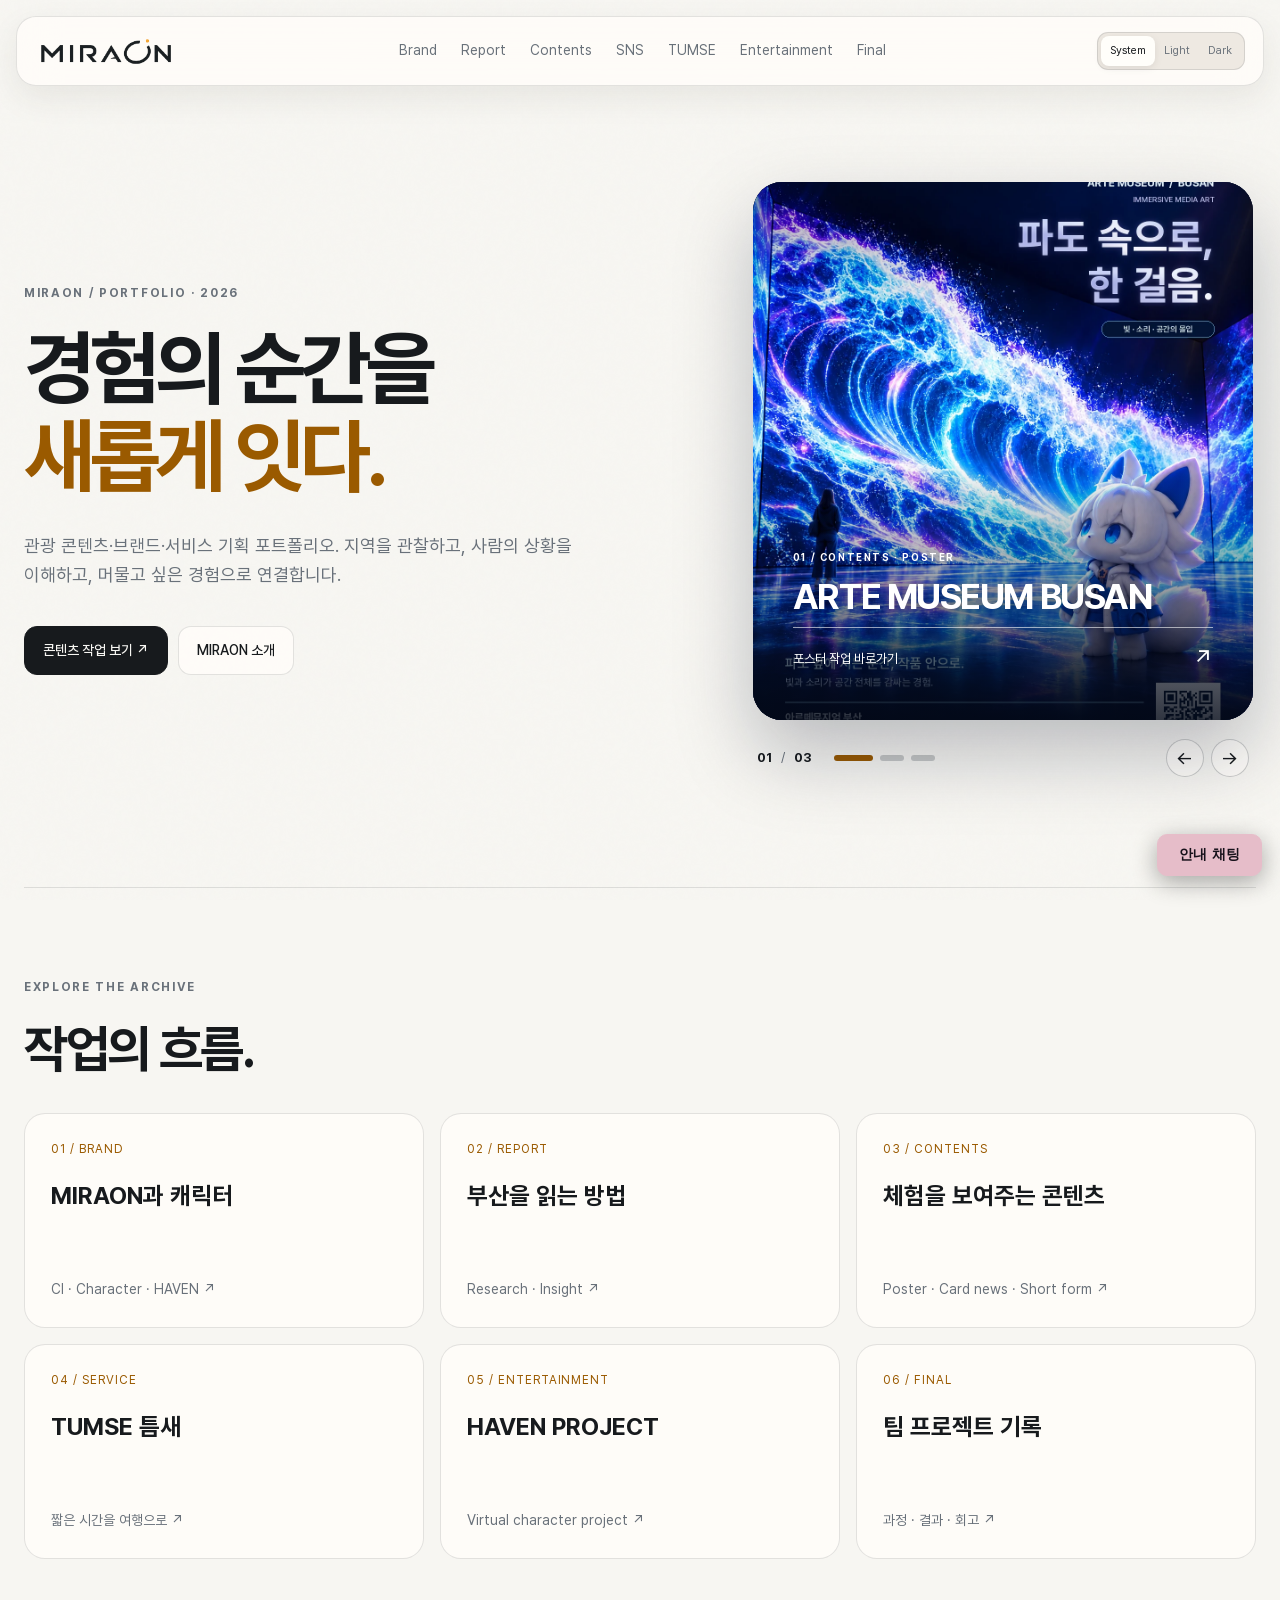
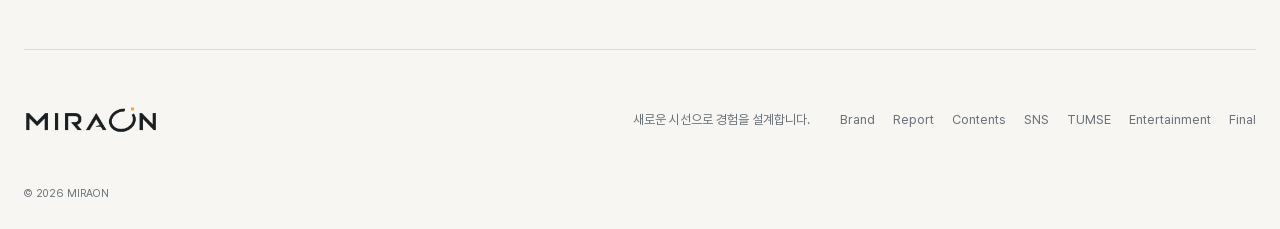
<file: index.html>
<!doctype html><html lang="ko" data-theme="system"><head><meta charset="utf-8"><meta name="viewport" content="width=device-width,initial-scale=1"><meta name="description" content="MIRAON의 관광 콘텐츠, 브랜드 및 서비스 기획 포트폴리오"><meta name="theme-color" content="#f7f6f2"><title>Home — MIRAON</title><link rel="icon" type="image/png" href="assets/brand/miraon-favicon.png"><link rel="stylesheet" href="style.css?v=20261013-responsive"><script src="script.js?v=20260928-portfolio" defer></script><script type="module" src="chatbot/widget.js?v=20261026-3"></script></head><body data-page="home"><a class="skip-link" href="#main">본문으로 이동</a><header class="site-header portfolio-header" data-header><a class="brand" href="index.html" aria-label="MIRAON 홈">MIRAON</a><button class="menu-button" type="button" aria-label="메뉴 열기" aria-controls="site-nav" aria-expanded="false" data-menu-button><span></span><span></span></button><nav class="site-nav" id="site-nav" aria-label="주요 메뉴" data-menu><a href="brand.html" data-nav="brand">Brand</a><a href="report.html" data-nav="report">Report</a><a href="contents.html" data-nav="contents">Contents</a><a href="sns.html" data-nav="sns">SNS</a><a href="service.html" data-nav="service">TUMSE</a><a href="entertainment.html" data-nav="entertainment">Entertainment</a><a href="final.html" data-nav="final">Final</a></nav><div class="theme-switcher" role="group" aria-label="화면 테마" data-theme-switcher><button type="button" data-theme-choice="system">System</button><button type="button" data-theme-choice="light">Light</button><button type="button" data-theme-choice="dark">Dark</button></div></header><main id="main">
<section class="portfolio-home-hero shell reveal"><div><p class="eyebrow">MIRAON / Portfolio · 2026</p><h1>경험의 순간을<br><em>새롭게 잇다.</em></h1><p>관광 콘텐츠·브랜드·서비스 기획 포트폴리오. 지역을 관찰하고, 사람의 상황을 이해하고, 머물고 싶은 경험으로 연결합니다.</p><div class="button-row"><a class="button button-primary" href="contents.html">콘텐츠 작업 보기 ↗</a><a class="button button-quiet" href="brand.html">MIRAON 소개</a></div></div>
<div class="home-showcase" aria-label="대표 작업 배너" aria-roledescription="슬라이드 쇼" data-home-showcase>
  <div class="home-showcase-stage">
    <a class="home-showcase-slide is-active is-arte" href="contents.html#arte-poster" aria-label="아르떼뮤지엄 부산 포스터 작업 보기" aria-hidden="false" data-showcase-slide><span class="showcase-orbit" aria-hidden="true"></span><img src="assets/images/contents/arte-museum-poster.webp" alt="빛나는 파도와 관람객이 있는 아르떼뮤지엄 부산 홍보 포스터"><span class="showcase-caption"><small>01 / CONTENTS · POSTER</small><strong>ARTE MUSEUM BUSAN</strong><span>포스터 작업 바로가기 <b aria-hidden="true">↗</b></span></span></a>
    <a class="home-showcase-slide is-tumse" href="service.html" aria-label="TUMSE 서비스 작업 보기" aria-hidden="true" tabindex="-1" data-showcase-slide><span class="tumse-visual" aria-hidden="true"><i class="tumse-halo"></i><i class="tumse-route"></i><span>TUMSE<em>틈새</em></span><small>일정 사이, 나만의 여행.</small></span><span class="showcase-caption"><small>02 / SERVICE · PRODUCT</small><strong>TUMSE 틈새</strong><span>서비스 작업 바로가기 <b aria-hidden="true">↗</b></span></span></a>
    <a class="home-showcase-slide is-brand" href="brand.html" aria-label="MIRAON 브랜드와 캐릭터 작업 보기" aria-hidden="true" tabindex="-1" data-showcase-slide><span class="brand-visual" aria-hidden="true"><span class="brand-visual-word">MIRAON</span><img src="assets/images/brand/mascot-preview.webp" alt=""></span><span class="showcase-caption"><small>03 / BRAND · CHARACTER</small><strong>MIRAON &amp; Character</strong><span>브랜드 작업 바로가기 <b aria-hidden="true">↗</b></span></span></a>
  </div>
  <div class="home-showcase-controls"><span class="showcase-count" data-showcase-count>01 <i>/</i> 03</span><div class="showcase-dots" role="group" aria-label="배너 선택"><button class="is-active" type="button" aria-label="아르떼뮤지엄 포스터 배너" aria-current="true" data-showcase-dot="0"></button><button type="button" aria-label="TUMSE 서비스 배너" aria-current="false" data-showcase-dot="1"></button><button type="button" aria-label="MIRAON 브랜드 배너" aria-current="false" data-showcase-dot="2"></button></div><div class="showcase-arrows"><button type="button" aria-label="이전 배너" data-showcase-prev>←</button><button type="button" aria-label="다음 배너" data-showcase-next>→</button></div></div>
</div></section>
<section class="portfolio-section shell reveal"><p class="eyebrow">Explore the archive</p><h2>작업의 흐름.</h2><div class="portfolio-card-grid"><a class="portfolio-link-card" href="brand.html"><small>01 / Brand</small><strong>MIRAON과 캐릭터</strong><span>CI · Character · HAVEN ↗</span></a><a class="portfolio-link-card" href="report.html"><small>02 / Report</small><strong>부산을 읽는 방법</strong><span>Research · Insight ↗</span></a><a class="portfolio-link-card" href="contents.html"><small>03 / Contents</small><strong>체험을 보여주는 콘텐츠</strong><span>Poster · Card news · Short form ↗</span></a><a class="portfolio-link-card" href="service.html"><small>04 / Service</small><strong>TUMSE 틈새</strong><span>짧은 시간을 여행으로 ↗</span></a><a class="portfolio-link-card" href="entertainment.html"><small>05 / Entertainment</small><strong>HAVEN PROJECT</strong><span>Virtual character project ↗</span></a><a class="portfolio-link-card" href="final.html"><small>06 / Final</small><strong>팀 프로젝트 기록</strong><span>과정 · 결과 · 회고 ↗</span></a></div></section></main><footer class="site-footer shell portfolio-footer"><a class="brand" href="index.html">MIRAON</a><p>새로운 시선으로 경험을 설계합니다.</p><div><a href="brand.html">Brand</a><a href="report.html">Report</a><a href="contents.html">Contents</a><a href="sns.html">SNS</a><a href="service.html">TUMSE</a><a href="entertainment.html">Entertainment</a><a href="final.html">Final</a></div><small>© <span data-year></span> MIRAON</small></footer></body></html>
</file>
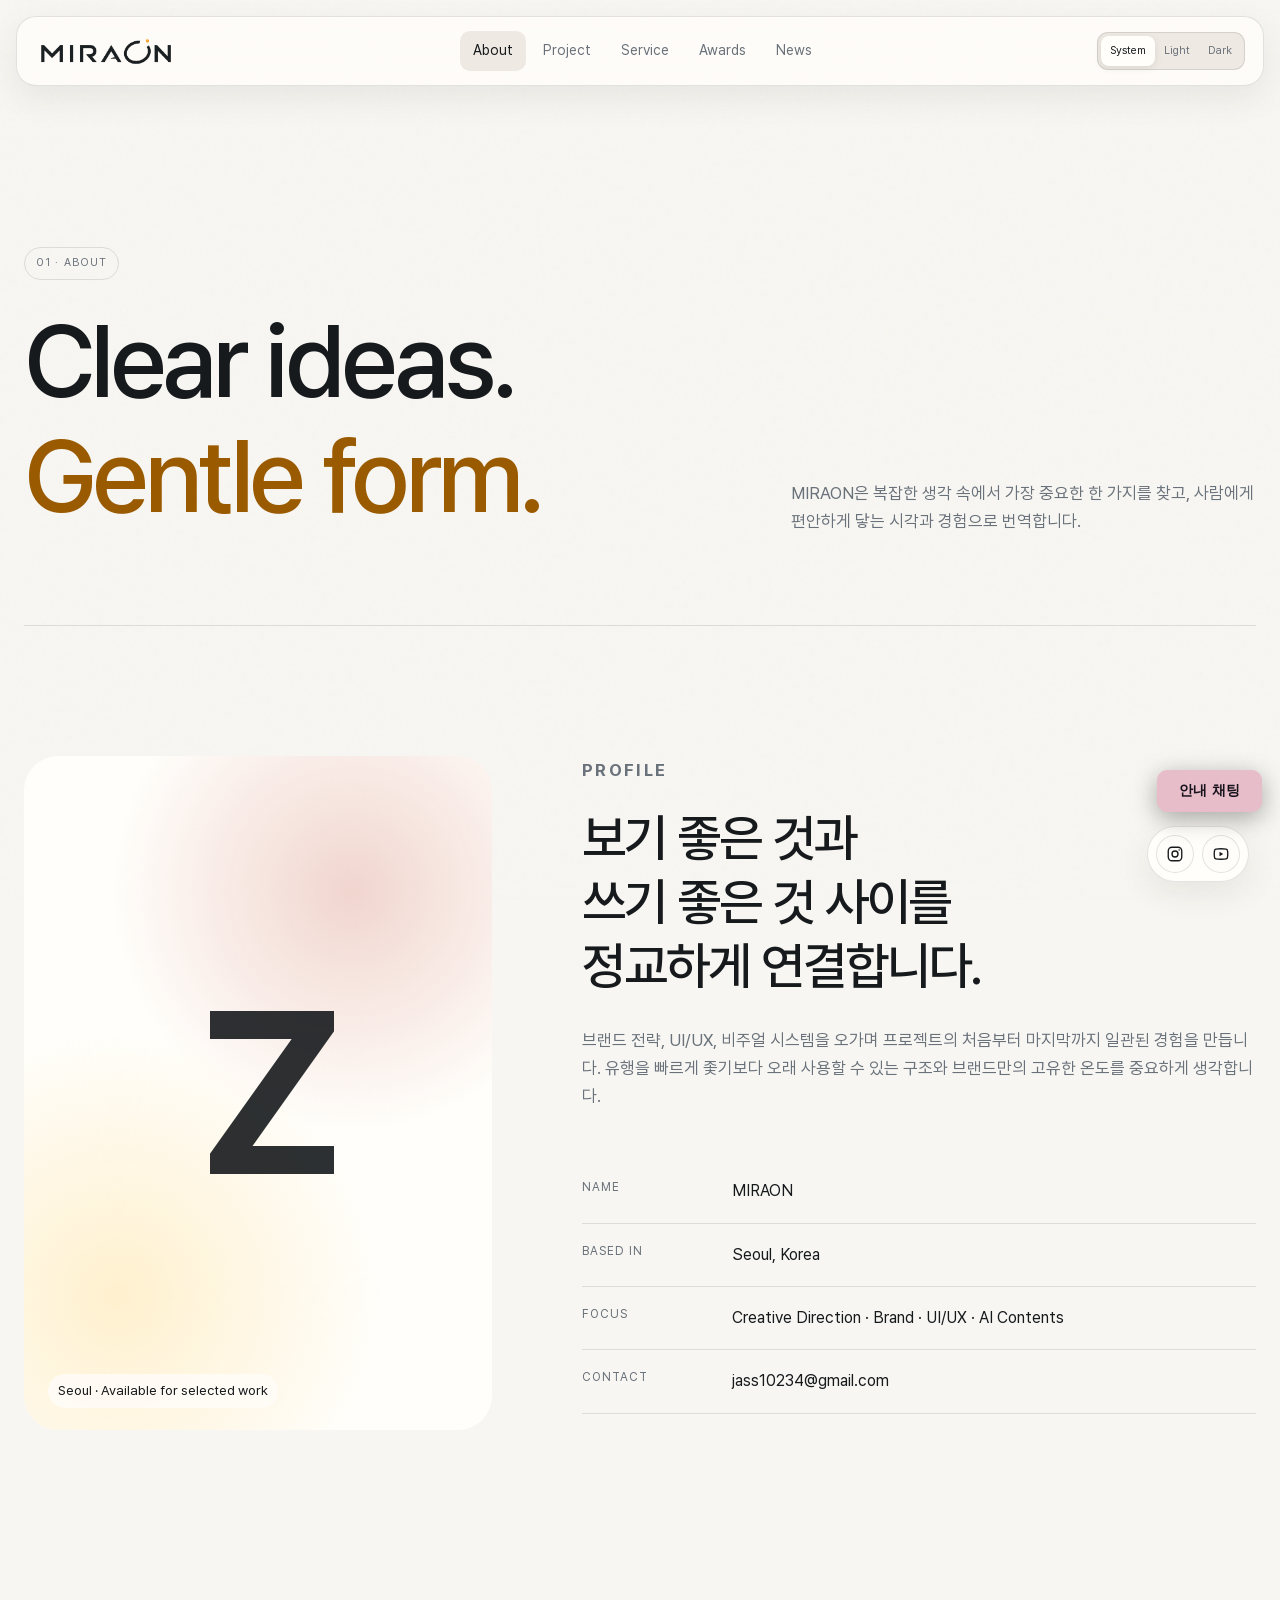
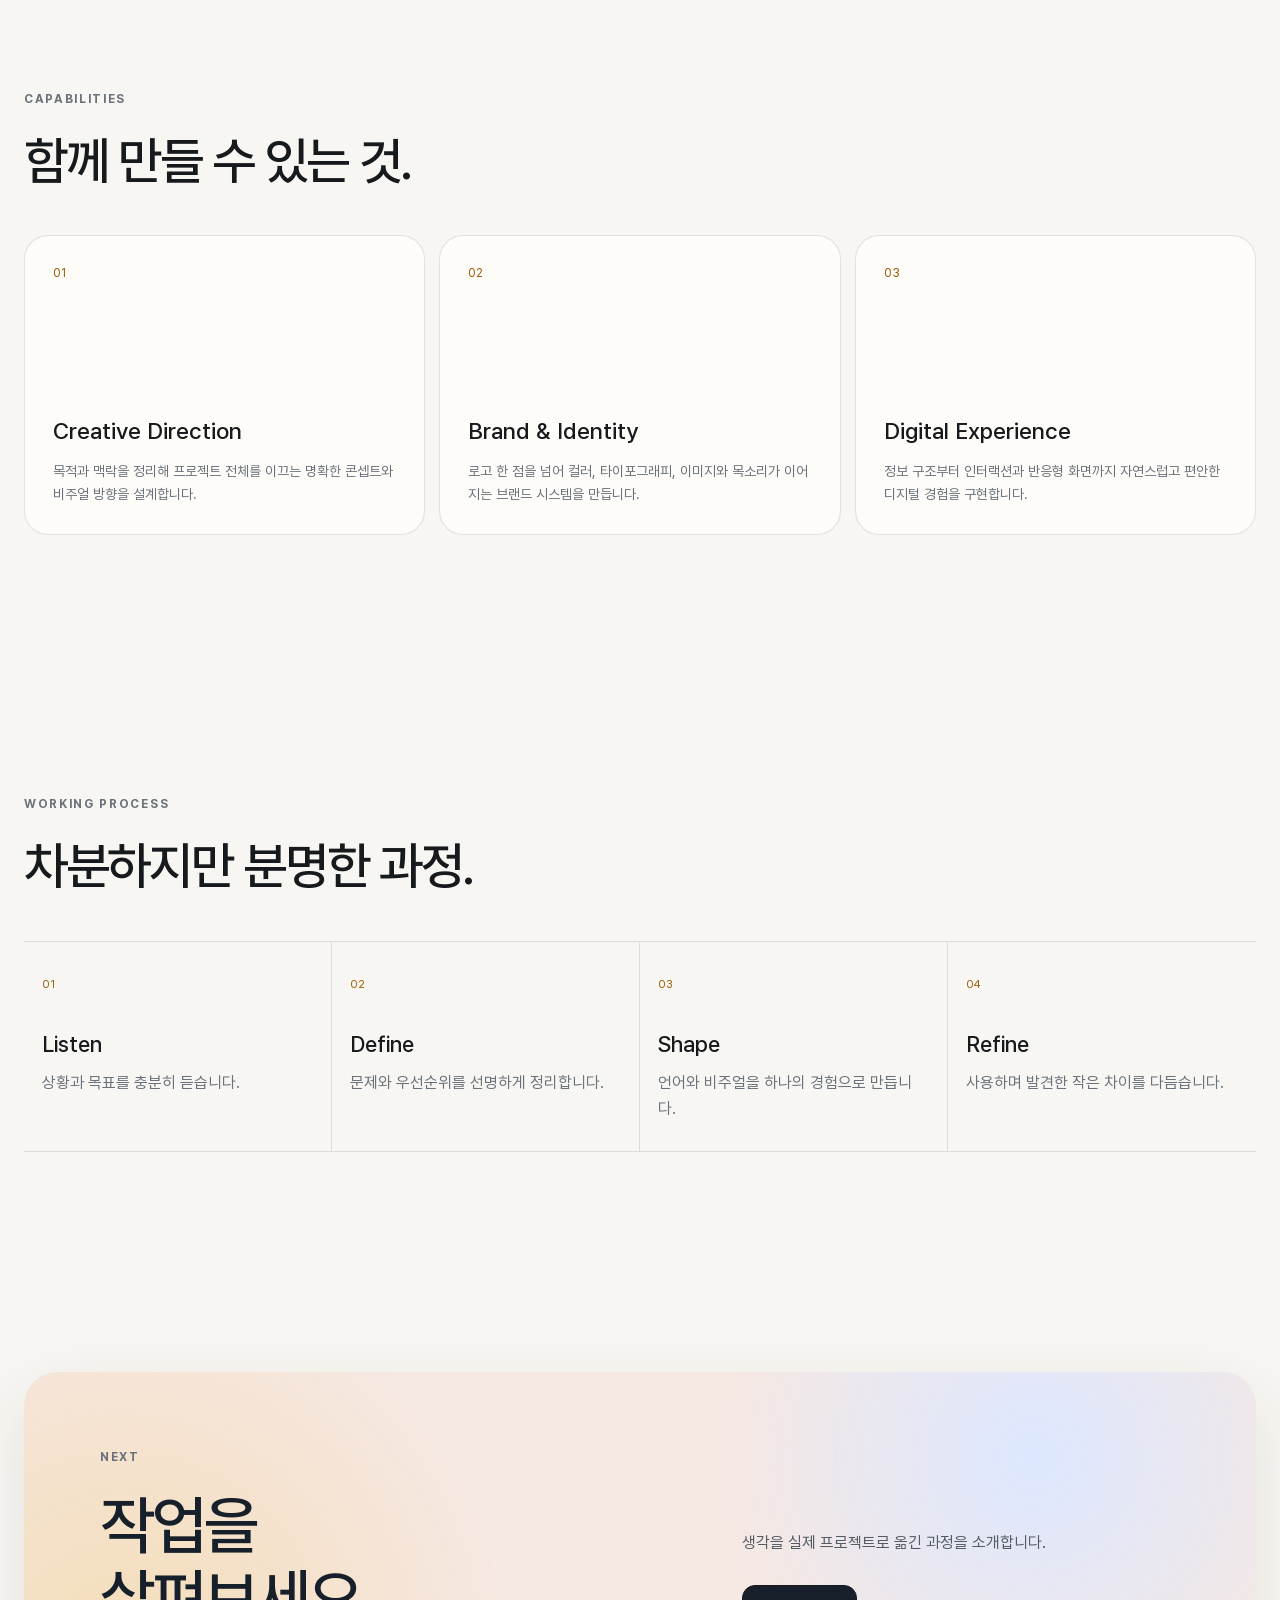
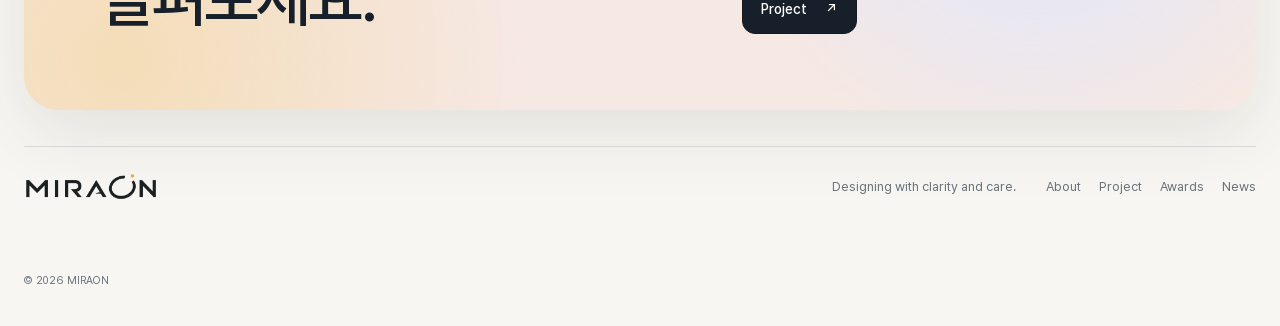
<file: about.html>
<!doctype html>
<html lang="ko" data-theme="system">
<head>
  <meta charset="utf-8"><meta name="viewport" content="width=device-width, initial-scale=1">
  <meta name="description" content="MIRAON의 디자인 태도와 역량을 소개합니다."><meta name="theme-color" content="#f6f2ec">
  <title>About — MIRAON</title><link rel="icon" type="image/png" href="assets/brand/miraon-favicon.png"><link rel="stylesheet" href="style.css?v=20261013-responsive"><script src="script.js" defer></script>
<script type="module" src="chatbot/widget.js?v=20261026-3"></script></head>
<body data-page="about">
  <a class="skip-link" href="#main">본문으로 이동</a>
  <header class="site-header" data-header>
    <a class="brand" href="index.html" aria-label="MIRAON 홈">MIRAON<span>✦</span></a>
    <button class="menu-button" type="button" aria-label="메뉴 열기" aria-controls="site-nav" aria-expanded="false" data-menu-button><span></span><span></span></button>
    <nav class="site-nav" id="site-nav" aria-label="주요 메뉴" data-menu><a href="about.html" data-nav="about">About</a><a href="project.html" data-nav="project">Project</a><a href="service.html" data-nav="service">Service</a><a href="awards.html" data-nav="awards">Awards</a><a href="news.html" data-nav="news">News</a></nav>
    <div class="theme-switcher" role="group" aria-label="화면 테마"><button type="button" data-theme-choice="system">System</button><button type="button" data-theme-choice="light">Light</button><button type="button" data-theme-choice="dark">Dark</button></div>
  </header>
  <main id="main">
    <section class="page-hero shell reveal">
      <div><span class="page-label">01 · About</span><h1>Clear ideas.<em>Gentle form.</em></h1></div>
      <p>MIRAON은 복잡한 생각 속에서 가장 중요한 한 가지를 찾고, 사람에게 편안하게 닿는 시각과 경험으로 번역합니다.</p>
    </section>

    <section class="section shell profile-layout">
      <div class="portrait-card reveal"><span class="portrait-mark">Z</span><small>Seoul · Available for selected work</small></div>
      <div class="body-copy reveal">
        <p class="eyebrow">Profile</p>
        <h2>보기 좋은 것과<br>쓰기 좋은 것 사이를<br>정교하게 연결합니다.</h2>
        <p>브랜드 전략, UI/UX, 비주얼 시스템을 오가며 프로젝트의 처음부터 마지막까지 일관된 경험을 만듭니다. 유행을 빠르게 좇기보다 오래 사용할 수 있는 구조와 브랜드만의 고유한 온도를 중요하게 생각합니다.</p>
        <dl class="fact-list">
          <div><dt>Name</dt><dd>MIRAON</dd></div>
          <div><dt>Based in</dt><dd>Seoul, Korea</dd></div>
          <div><dt>Focus</dt><dd>Creative Direction · Brand · UI/UX · AI Contents</dd></div>
          <div><dt>Contact</dt><dd><a href="mailto:jass10234@gmail.com">jass10234@gmail.com</a></dd></div>
        </dl>
      </div>
    </section>

    <section class="section shell">
      <div class="section-head reveal"><div><p class="eyebrow">Capabilities</p><h2>함께 만들 수 있는 것.</h2></div></div>
      <div class="capability-grid">
        <article class="info-card reveal"><span>01</span><h3>Creative Direction</h3><p>목적과 맥락을 정리해 프로젝트 전체를 이끄는 명확한 콘셉트와 비주얼 방향을 설계합니다.</p></article>
        <article class="info-card reveal"><span>02</span><h3>Brand & Identity</h3><p>로고 한 점을 넘어 컬러, 타이포그래피, 이미지와 목소리가 이어지는 브랜드 시스템을 만듭니다.</p></article>
        <article class="info-card reveal"><span>03</span><h3>Digital Experience</h3><p>정보 구조부터 인터랙션과 반응형 화면까지 자연스럽고 편안한 디지털 경험을 구현합니다.</p></article>
      </div>
    </section>

    <section class="section shell">
      <div class="section-head reveal"><div><p class="eyebrow">Working process</p><h2>차분하지만 분명한 과정.</h2></div></div>
      <div class="process-list reveal">
        <div><span>01</span><strong>Listen</strong><p>상황과 목표를 충분히 듣습니다.</p></div>
        <div><span>02</span><strong>Define</strong><p>문제와 우선순위를 선명하게 정리합니다.</p></div>
        <div><span>03</span><strong>Shape</strong><p>언어와 비주얼을 하나의 경험으로 만듭니다.</p></div>
        <div><span>04</span><strong>Refine</strong><p>사용하며 발견한 작은 차이를 다듬습니다.</p></div>
      </div>
    </section>

    <section class="contact shell reveal"><div><p class="eyebrow">Next</p><h2>작업을<br>살펴보세요.</h2></div><div class="contact-side"><p>생각을 실제 프로젝트로 옮긴 과정을 소개합니다.</p><a class="button button-dark" href="project.html">Project <span>↗</span></a></div></section>
  </main>
  <footer class="site-footer shell"><a class="brand" href="index.html">MIRAON<span>✦</span></a><p>Designing with clarity and care.</p><div><a href="about.html">About</a><a href="project.html">Project</a><a href="awards.html">Awards</a><a href="news.html">News</a></div><div class="footer-socials" aria-label="소셜 미디어"><a class="footer-social-link" href="https://www.instagram.com/pieces.of.busan/" target="_blank" rel="noopener noreferrer" aria-label="인스타그램 Pieces of Busan 새 탭에서 열기"><svg viewBox="0 0 24 24" aria-hidden="true"><rect x="3" y="3" width="18" height="18" rx="5"></rect><circle cx="12" cy="12" r="4"></circle><circle cx="17.5" cy="6.5" r="1" fill="currentColor" stroke="none"></circle></svg></a><a class="footer-social-link" href="https://www.youtube.com/@ZEIV-k8u" target="_blank" rel="noopener noreferrer" aria-label="유튜브 MIRAON 새 탭에서 열기"><svg viewBox="0 0 24 24" aria-hidden="true"><path d="M21 12c0-2.3-.2-4.1-.5-5-.2-.8-.9-1.4-1.7-1.6C17.3 5 12 5 12 5s-5.3 0-6.8.4C4.4 5.6 3.7 6.2 3.5 7 3.2 7.9 3 9.7 3 12s.2 4.1.5 5c.2.8.9 1.4 1.7 1.6C6.7 19 12 19 12 19s5.3 0 6.8-.4c.8-.2 1.5-.8 1.7-1.6.3-.9.5-2.7.5-5Z"></path><path d="m10 9 5 3-5 3V9Z" fill="currentColor" stroke="none"></path></svg></a></div><small>© <span data-year></span> MIRAON</small></footer>
</body>
</html>
</file>
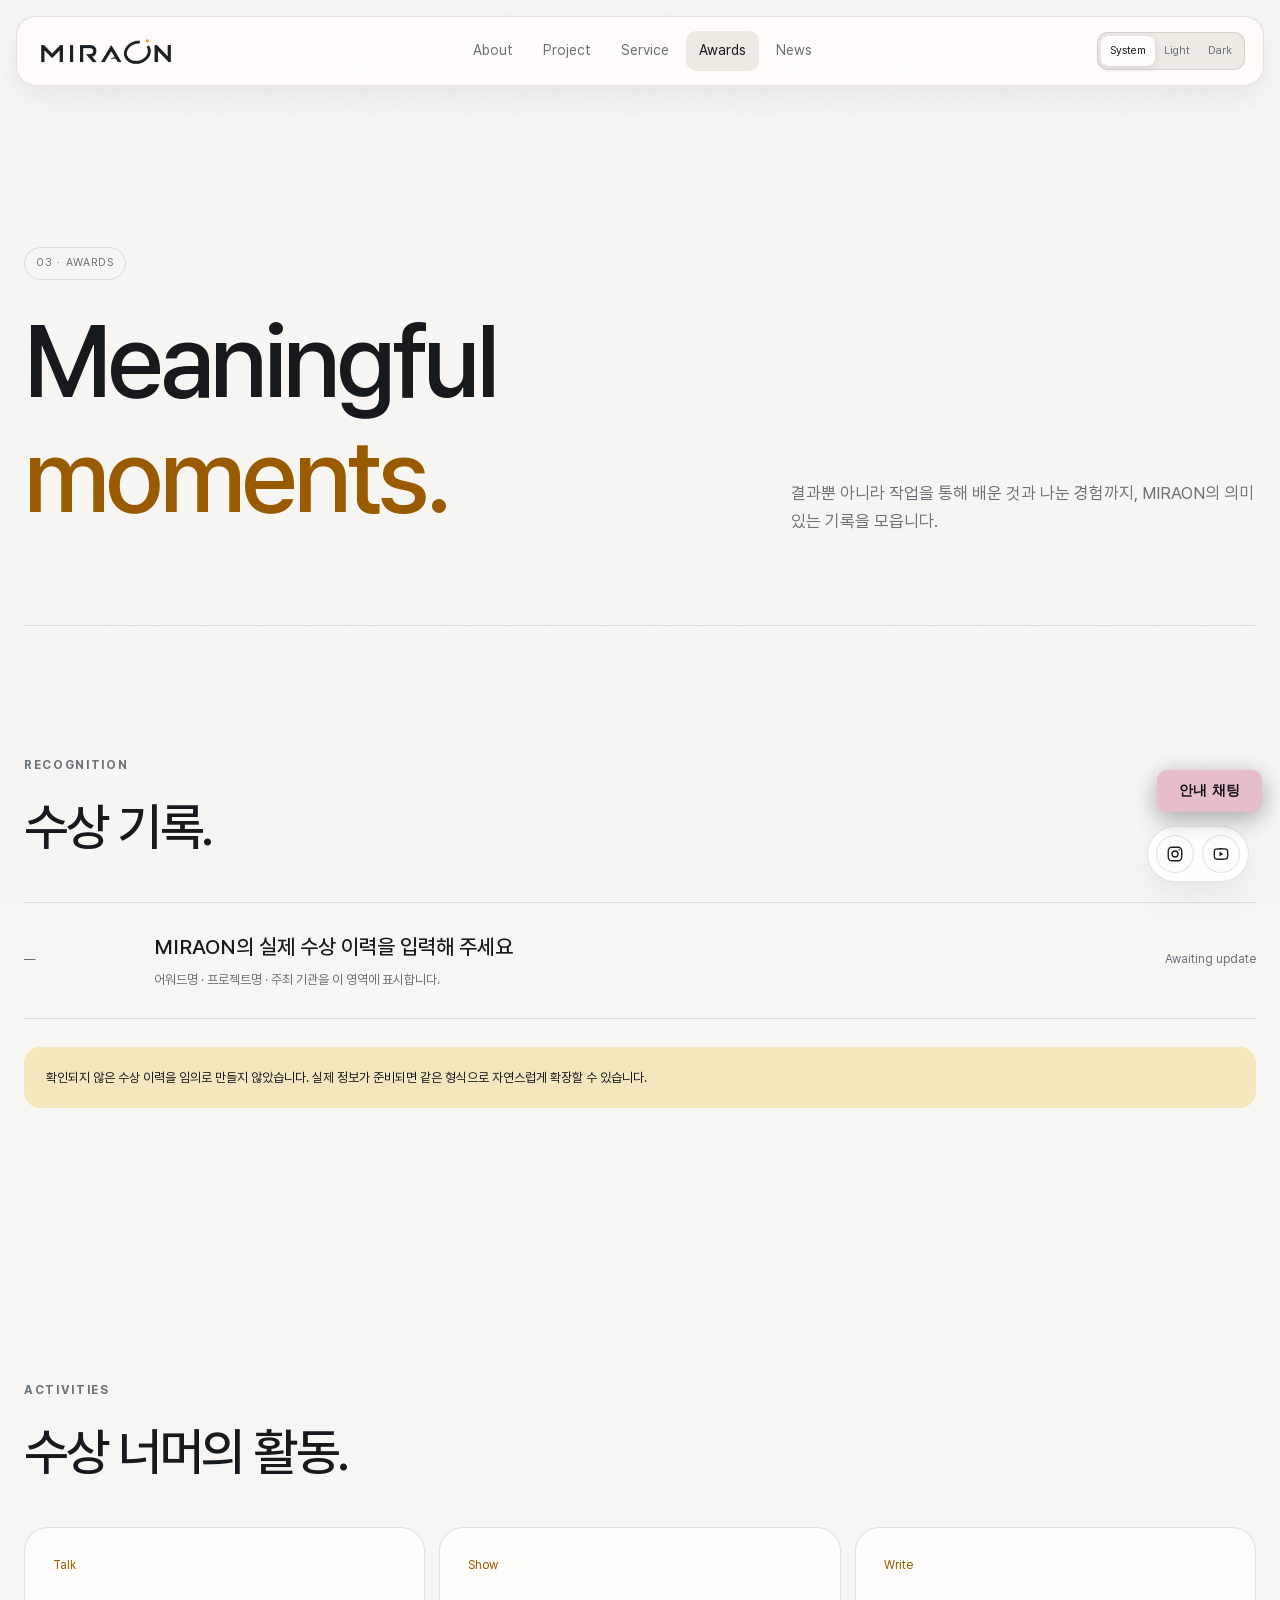
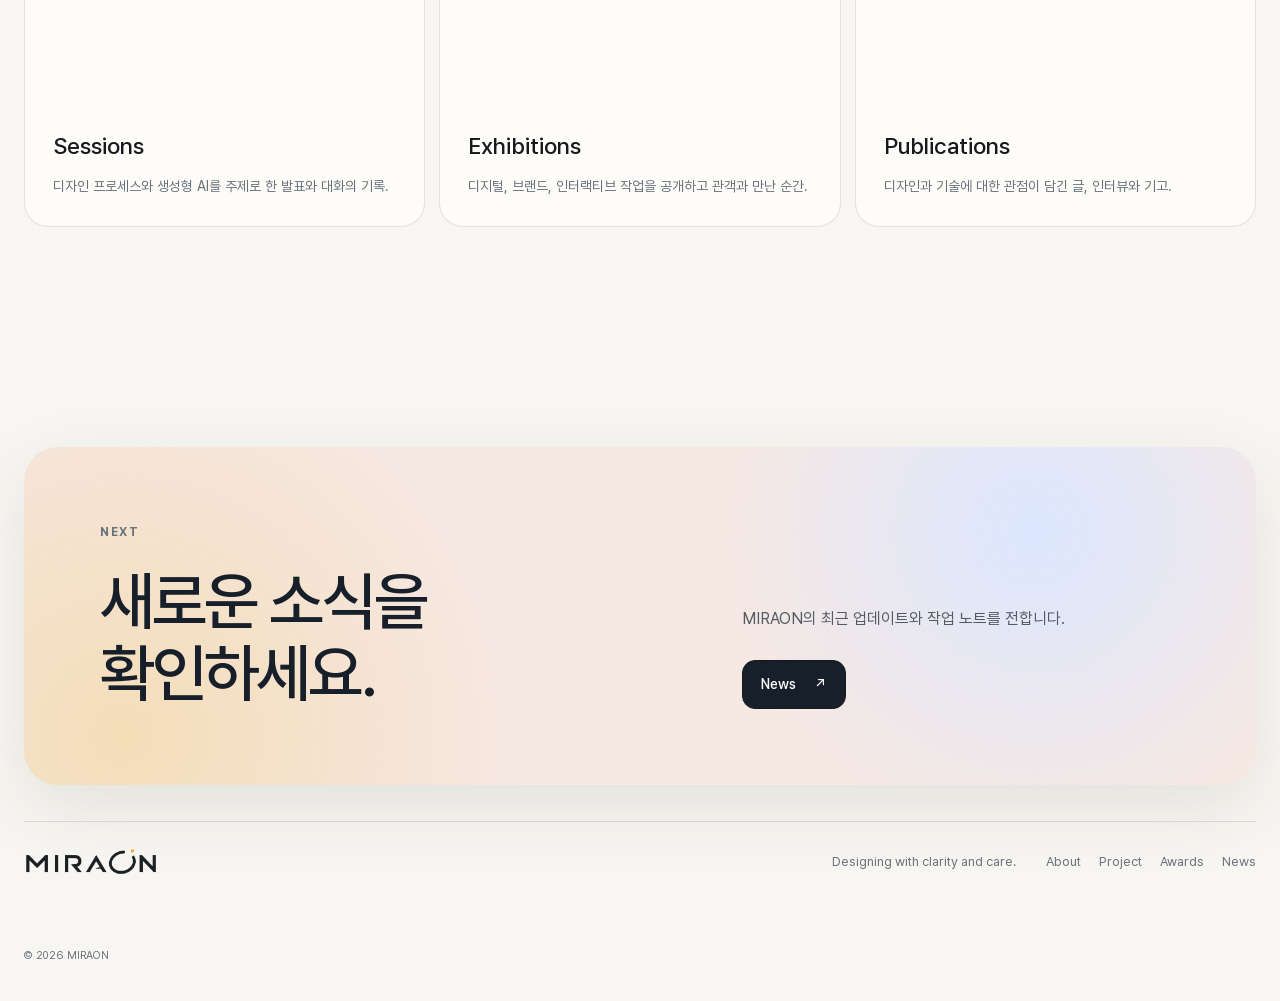
<file: awards.html>
<!doctype html>
<html lang="ko" data-theme="system">
<head>
  <meta charset="utf-8"><meta name="viewport" content="width=device-width, initial-scale=1">
  <meta name="description" content="MIRAON의 수상 및 활동 기록입니다."><meta name="theme-color" content="#f6f2ec">
  <title>Awards — MIRAON</title><link rel="icon" type="image/png" href="assets/brand/miraon-favicon.png"><link rel="stylesheet" href="style.css?v=20261013-responsive"><script src="script.js" defer></script>
<script type="module" src="chatbot/widget.js?v=20261026-3"></script></head>
<body data-page="awards">
  <a class="skip-link" href="#main">본문으로 이동</a>
  <header class="site-header" data-header>
    <a class="brand" href="index.html" aria-label="MIRAON 홈">MIRAON<span>✦</span></a>
    <button class="menu-button" type="button" aria-label="메뉴 열기" aria-controls="site-nav" aria-expanded="false" data-menu-button><span></span><span></span></button>
    <nav class="site-nav" id="site-nav" aria-label="주요 메뉴" data-menu><a href="about.html" data-nav="about">About</a><a href="project.html" data-nav="project">Project</a><a href="service.html" data-nav="service">Service</a><a href="awards.html" data-nav="awards">Awards</a><a href="news.html" data-nav="news">News</a></nav>
    <div class="theme-switcher" role="group" aria-label="화면 테마"><button type="button" data-theme-choice="system">System</button><button type="button" data-theme-choice="light">Light</button><button type="button" data-theme-choice="dark">Dark</button></div>
  </header>
  <main id="main">
    <section class="page-hero shell reveal"><div><span class="page-label">03 · Awards</span><h1>Meaningful<em>moments.</em></h1></div><p>결과뿐 아니라 작업을 통해 배운 것과 나눈 경험까지, MIRAON의 의미 있는 기록을 모읍니다.</p></section>

    <section class="section shell">
      <div class="section-head reveal"><div><p class="eyebrow">Recognition</p><h2>수상 기록.</h2></div></div>
      <div class="record-list reveal">
        <div class="record-row"><time>—</time><div><h3>MIRAON의 실제 수상 이력을 입력해 주세요</h3><p>어워드명 · 프로젝트명 · 주최 기관을 이 영역에 표시합니다.</p></div><span>Awaiting update</span></div>
      </div>
      <p class="honest-note reveal">확인되지 않은 수상 이력을 임의로 만들지 않았습니다. 실제 정보가 준비되면 같은 형식으로 자연스럽게 확장할 수 있습니다.</p>
    </section>

    <section class="section shell">
      <div class="section-head reveal"><div><p class="eyebrow">Activities</p><h2>수상 너머의 활동.</h2></div></div>
      <div class="capability-grid">
        <article class="info-card reveal"><span>Talk</span><h3>Sessions</h3><p>디자인 프로세스와 생성형 AI를 주제로 한 발표와 대화의 기록.</p></article>
        <article class="info-card reveal"><span>Show</span><h3>Exhibitions</h3><p>디지털, 브랜드, 인터랙티브 작업을 공개하고 관객과 만난 순간.</p></article>
        <article class="info-card reveal"><span>Write</span><h3>Publications</h3><p>디자인과 기술에 대한 관점이 담긴 글, 인터뷰와 기고.</p></article>
      </div>
    </section>

    <section class="contact shell reveal"><div><p class="eyebrow">Next</p><h2>새로운 소식을<br>확인하세요.</h2></div><div class="contact-side"><p>MIRAON의 최근 업데이트와 작업 노트를 전합니다.</p><a class="button button-dark" href="news.html">News <span>↗</span></a></div></section>
  </main>
  <footer class="site-footer shell"><a class="brand" href="index.html">MIRAON<span>✦</span></a><p>Designing with clarity and care.</p><div><a href="about.html">About</a><a href="project.html">Project</a><a href="awards.html">Awards</a><a href="news.html">News</a></div><div class="footer-socials" aria-label="소셜 미디어"><a class="footer-social-link" href="https://www.instagram.com/pieces.of.busan/" target="_blank" rel="noopener noreferrer" aria-label="인스타그램 Pieces of Busan 새 탭에서 열기"><svg viewBox="0 0 24 24" aria-hidden="true"><rect x="3" y="3" width="18" height="18" rx="5"></rect><circle cx="12" cy="12" r="4"></circle><circle cx="17.5" cy="6.5" r="1" fill="currentColor" stroke="none"></circle></svg></a><a class="footer-social-link" href="https://www.youtube.com/@ZEIV-k8u" target="_blank" rel="noopener noreferrer" aria-label="유튜브 MIRAON 새 탭에서 열기"><svg viewBox="0 0 24 24" aria-hidden="true"><path d="M21 12c0-2.3-.2-4.1-.5-5-.2-.8-.9-1.4-1.7-1.6C17.3 5 12 5 12 5s-5.3 0-6.8.4C4.4 5.6 3.7 6.2 3.5 7 3.2 7.9 3 9.7 3 12s.2 4.1.5 5c.2.8.9 1.4 1.7 1.6C6.7 19 12 19 12 19s5.3 0 6.8-.4c.8-.2 1.5-.8 1.7-1.6.3-.9.5-2.7.5-5Z"></path><path d="m10 9 5 3-5 3V9Z" fill="currentColor" stroke="none"></path></svg></a></div><small>© <span data-year></span> MIRAON</small></footer>
</body>
</html>
</file>
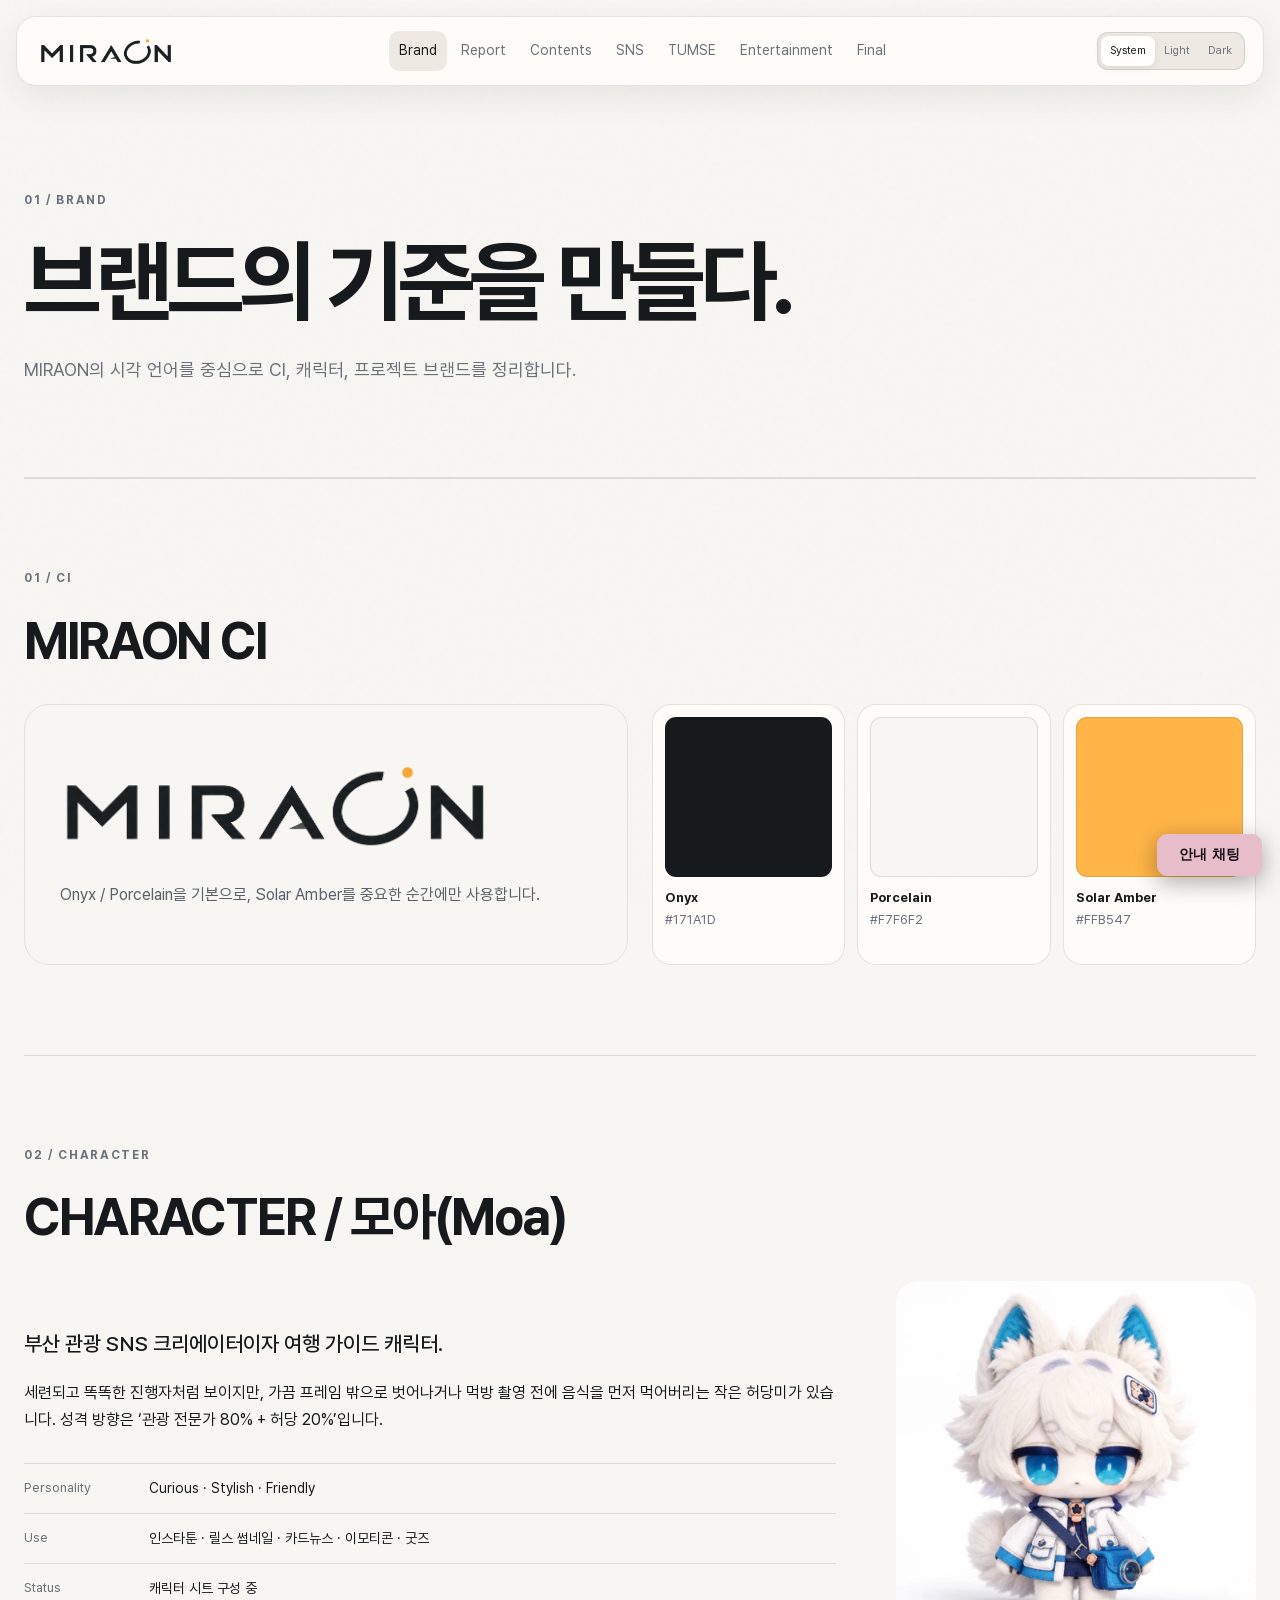
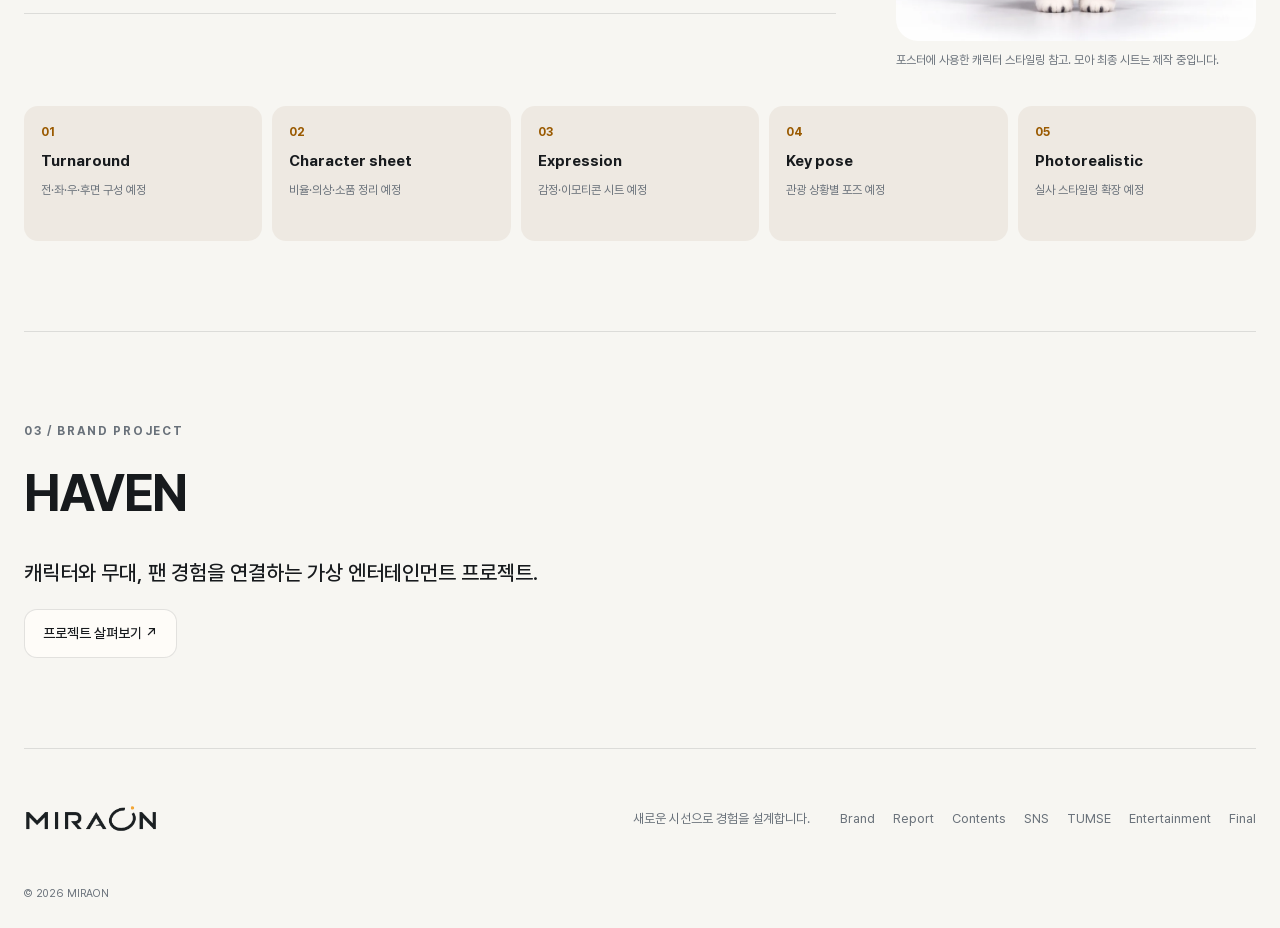
<file: brand.html>
<!doctype html><html lang="ko" data-theme="system"><head><meta charset="utf-8"><meta name="viewport" content="width=device-width,initial-scale=1"><meta name="description" content="MIRAON 브랜드 아이덴티티와 캐릭터 기획"><meta name="theme-color" content="#f7f6f2"><title>Brand — MIRAON</title><link rel="icon" type="image/png" href="assets/brand/miraon-favicon.png"><link rel="stylesheet" href="style.css?v=20261013-responsive"><script src="script.js?v=20260928-portfolio" defer></script><script type="module" src="chatbot/widget.js?v=20261026-3"></script></head><body data-page="brand"><a class="skip-link" href="#main">본문으로 이동</a><header class="site-header portfolio-header" data-header><a class="brand" href="index.html" aria-label="MIRAON 홈">MIRAON</a><button class="menu-button" type="button" aria-label="메뉴 열기" aria-controls="site-nav" aria-expanded="false" data-menu-button><span></span><span></span></button><nav class="site-nav" id="site-nav" aria-label="주요 메뉴" data-menu><a href="brand.html" data-nav="brand">Brand</a><a href="report.html" data-nav="report">Report</a><a href="contents.html" data-nav="contents">Contents</a><a href="sns.html" data-nav="sns">SNS</a><a href="service.html" data-nav="service">TUMSE</a><a href="entertainment.html" data-nav="entertainment">Entertainment</a><a href="final.html" data-nav="final">Final</a></nav><div class="theme-switcher" role="group" aria-label="화면 테마" data-theme-switcher><button type="button" data-theme-choice="system">System</button><button type="button" data-theme-choice="light">Light</button><button type="button" data-theme-choice="dark">Dark</button></div></header><main id="main"><section class="portfolio-page-hero shell reveal"><p class="eyebrow">01 / Brand</p><h1>브랜드의 기준을 만들다.</h1><p>MIRAON의 시각 언어를 중심으로 CI, 캐릭터, 프로젝트 브랜드를 정리합니다.</p></section><section class="portfolio-section shell reveal"><p class="eyebrow">01 / CI</p><h2>MIRAON CI</h2><div class="brand-identity-grid"><div class="brand-logo-panel"><img src="assets/brand/miraon-wordmark-dark.png" alt="MIRAON 워드마크"><p>Onyx / Porcelain을 기본으로, Solar Amber를 중요한 순간에만 사용합니다.</p></div><div class="brand-palette"><div><i style="background:#171A1D"></i><strong>Onyx</strong><span>#171A1D</span></div><div><i style="background:#F7F6F2"></i><strong>Porcelain</strong><span>#F7F6F2</span></div><div><i style="background:#FFB547"></i><strong>Solar Amber</strong><span>#FFB547</span></div></div></div></section><section class="portfolio-section shell reveal"><p class="eyebrow">02 / Character</p><h2>CHARACTER / 모아(Moa)</h2><div class="character-feature"><div><p class="body-lead">부산 관광 SNS 크리에이터이자 여행 가이드 캐릭터.</p><p>세련되고 똑똑한 진행자처럼 보이지만, 가끔 프레임 밖으로 벗어나거나 먹방 촬영 전에 음식을 먼저 먹어버리는 작은 허당미가 있습니다. 성격 방향은 ‘관광 전문가 80% + 허당 20%’입니다.</p><dl class="portfolio-facts"><div><dt>Personality</dt><dd>Curious · Stylish · Friendly</dd></div><div><dt>Use</dt><dd>인스타툰 · 릴스 썸네일 · 카드뉴스 · 이모티콘 · 굿즈</dd></div><div><dt>Status</dt><dd>캐릭터 시트 구성 중</dd></div></dl></div><figure><img src="assets/images/brand/mascot-preview.webp" alt="포스터에 활용한 흰 여우형 캐릭터의 스타일링 참고 이미지"><figcaption>포스터에 사용한 캐릭터 스타일링 참고. 모아 최종 시트는 제작 중입니다.</figcaption></figure></div><div class="stage-grid"><div><b>01</b><strong>Turnaround</strong><span>전·좌·우·후면 구성 예정</span></div><div><b>02</b><strong>Character sheet</strong><span>비율·의상·소품 정리 예정</span></div><div><b>03</b><strong>Expression</strong><span>감정·이모티콘 시트 예정</span></div><div><b>04</b><strong>Key pose</strong><span>관광 상황별 포즈 예정</span></div><div><b>05</b><strong>Photorealistic</strong><span>실사 스타일링 확장 예정</span></div></div></section><section class="portfolio-section shell reveal"><p class="eyebrow">03 / Brand project</p><h2>HAVEN</h2><p class="body-lead">캐릭터와 무대, 팬 경험을 연결하는 가상 엔터테인먼트 프로젝트.</p><a class="button button-quiet" href="entertainment.html">프로젝트 살펴보기 ↗</a></section></main><footer class="site-footer shell portfolio-footer"><a class="brand" href="index.html">MIRAON</a><p>새로운 시선으로 경험을 설계합니다.</p><div><a href="brand.html">Brand</a><a href="report.html">Report</a><a href="contents.html">Contents</a><a href="sns.html">SNS</a><a href="service.html">TUMSE</a><a href="entertainment.html">Entertainment</a><a href="final.html">Final</a></div><small>© <span data-year></span> MIRAON</small></footer></body></html>
</file>
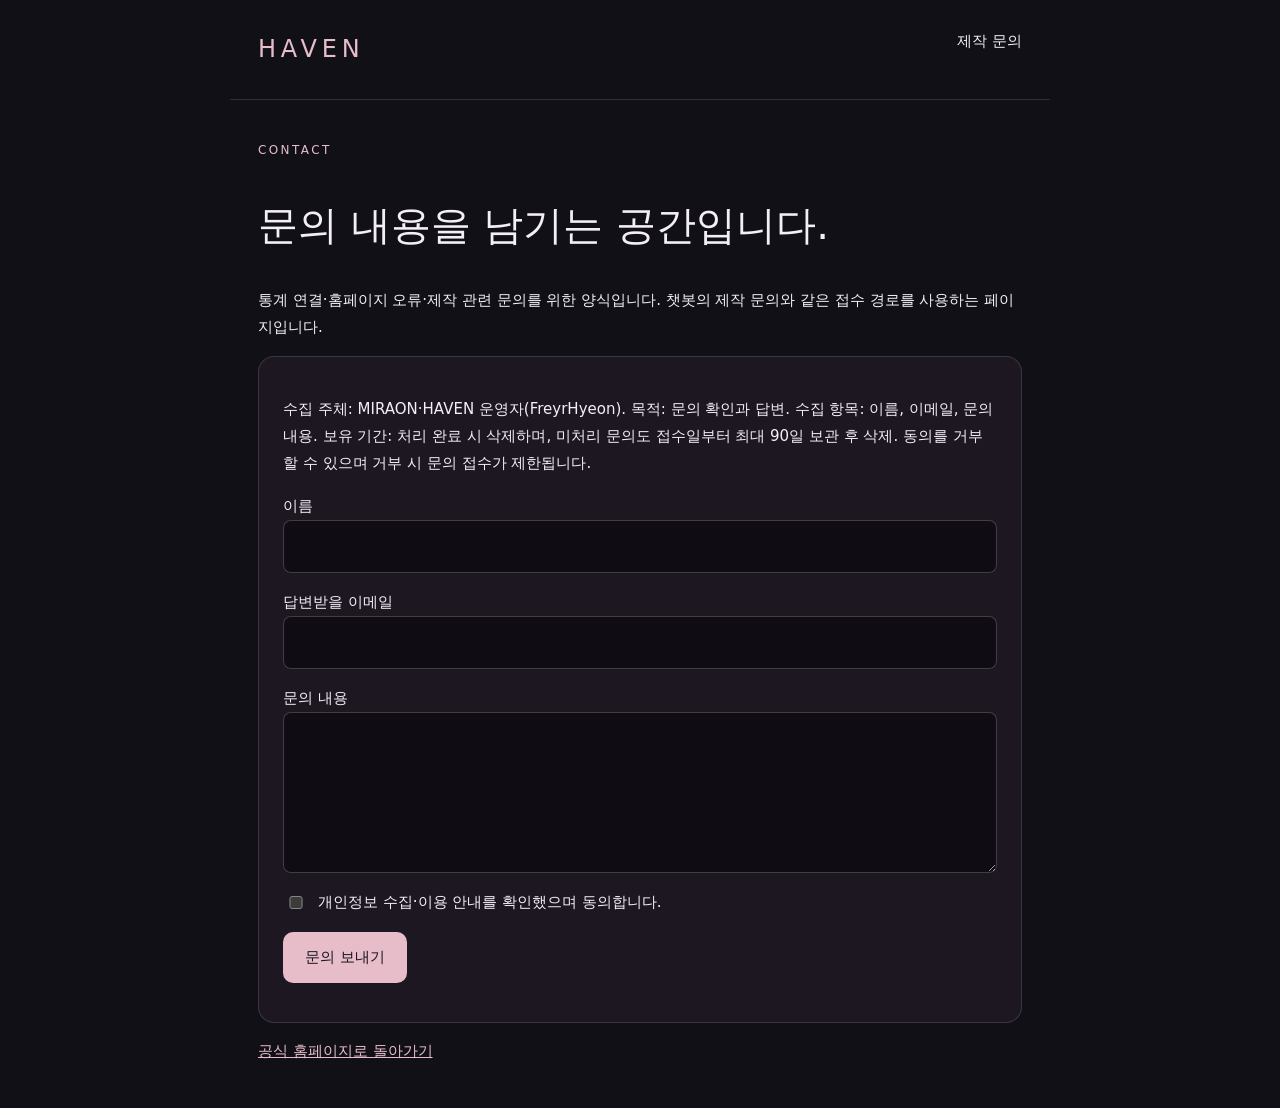
<file: contact.html>
<!doctype html><html lang="ko"><head><meta charset="utf-8"><meta name="viewport" content="width=device-width,initial-scale=1"><meta name="robots" content="noindex"><title>제작 문의 — HAVEN</title><link rel="stylesheet" href="chatbot/contact.css"><script type="module" src="chatbot/contact.js"></script></head><body><header><a href="index.html">HAVEN</a><span>제작 문의</span></header><main><p class="eyebrow">CONTACT</p><h1>문의 내용을 남기는 공간입니다.</h1><p>통계 연결·홈페이지 오류·제작 관련 문의를 위한 양식입니다. 챗봇의 제작 문의와 같은 접수 경로를 사용하는 페이지입니다.</p><section id="inquiry-root" aria-label="제작 문의 양식"><p role="status">접수 설정을 확인 중입니다.</p></section><p><a href="index.html">공식 홈페이지로 돌아가기</a></p></main></body></html>
</file>
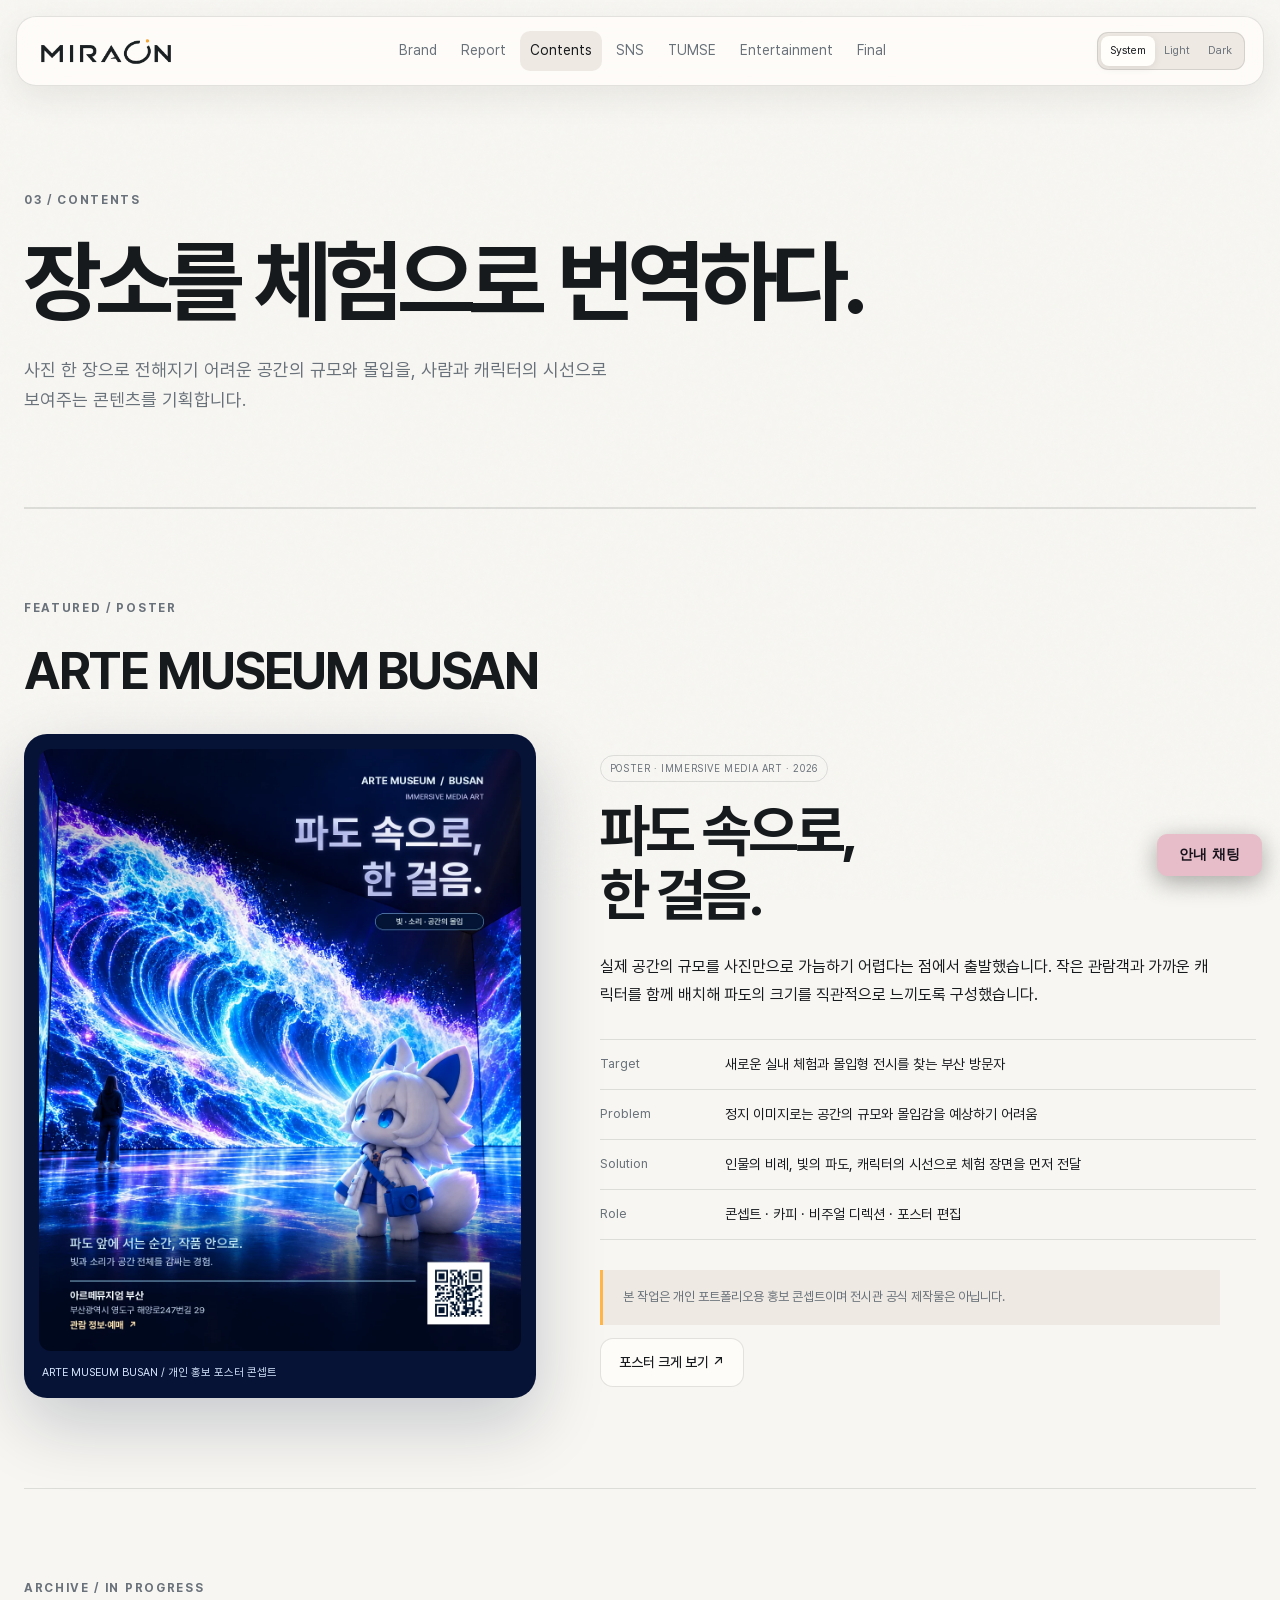
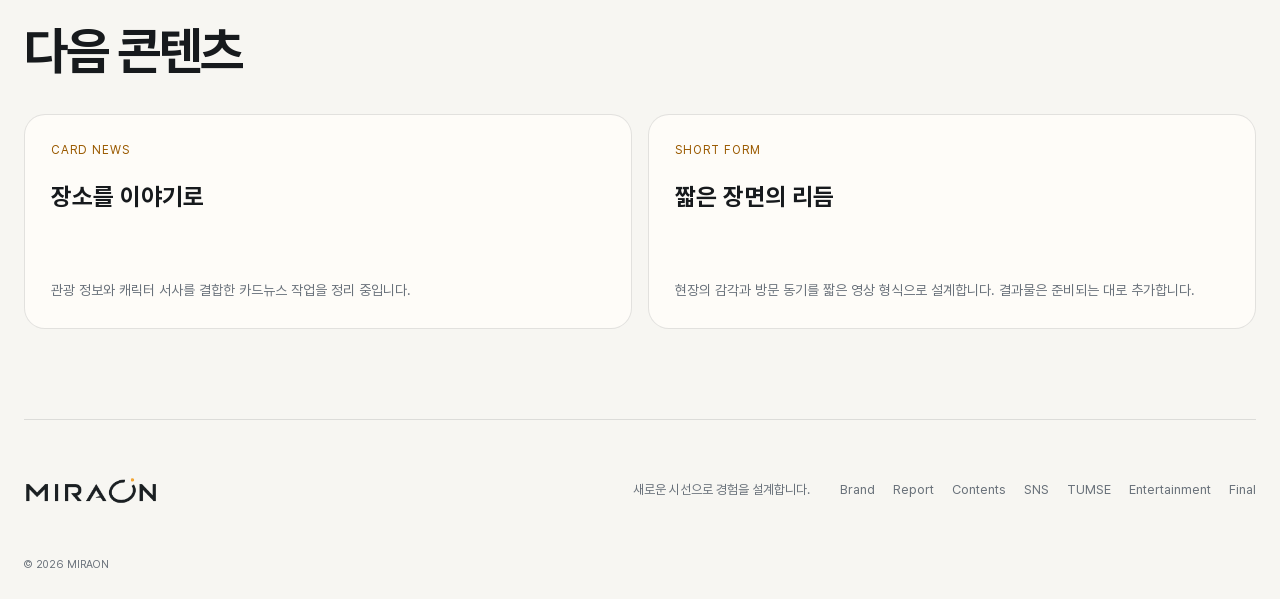
<file: contents.html>
<!doctype html><html lang="ko" data-theme="system"><head><meta charset="utf-8"><meta name="viewport" content="width=device-width,initial-scale=1"><meta name="description" content="MIRAON의 카드뉴스, 숏폼과 아르떼뮤지엄 부산 홍보 포스터"><meta name="theme-color" content="#f7f6f2"><title>Contents — MIRAON</title><link rel="icon" type="image/png" href="assets/brand/miraon-favicon.png"><link rel="stylesheet" href="style.css?v=20261013-responsive"><script src="script.js?v=20260928-portfolio" defer></script><script type="module" src="chatbot/widget.js?v=20261026-3"></script></head><body data-page="contents"><a class="skip-link" href="#main">본문으로 이동</a><header class="site-header portfolio-header" data-header><a class="brand" href="index.html" aria-label="MIRAON 홈">MIRAON</a><button class="menu-button" type="button" aria-label="메뉴 열기" aria-controls="site-nav" aria-expanded="false" data-menu-button><span></span><span></span></button><nav class="site-nav" id="site-nav" aria-label="주요 메뉴" data-menu><a href="brand.html" data-nav="brand">Brand</a><a href="report.html" data-nav="report">Report</a><a href="contents.html" data-nav="contents">Contents</a><a href="sns.html" data-nav="sns">SNS</a><a href="service.html" data-nav="service">TUMSE</a><a href="entertainment.html" data-nav="entertainment">Entertainment</a><a href="final.html" data-nav="final">Final</a></nav><div class="theme-switcher" role="group" aria-label="화면 테마" data-theme-switcher><button type="button" data-theme-choice="system">System</button><button type="button" data-theme-choice="light">Light</button><button type="button" data-theme-choice="dark">Dark</button></div></header><main id="main"><section class="portfolio-page-hero shell reveal"><p class="eyebrow">03 / Contents</p><h1>장소를 체험으로 번역하다.</h1><p>사진 한 장으로 전해지기 어려운 공간의 규모와 몰입을, 사람과 캐릭터의 시선으로 보여주는 콘텐츠를 기획합니다.</p></section><section class="portfolio-section shell reveal"><p class="eyebrow">Featured / Poster</p><h2>ARTE MUSEUM BUSAN</h2><article class="poster-case" id="arte-poster"><figure class="poster-frame"><img src="assets/images/contents/arte-museum-poster.webp" alt="아르떼뮤지엄 부산 홍보 포스터. 관람객과 캐릭터 앞에 빛의 파도가 펼쳐진다"><figcaption>ARTE MUSEUM BUSAN / 개인 홍보 포스터 콘셉트</figcaption></figure><div class="poster-story"><span class="pill">Poster · Immersive media art · 2026</span><h3>파도 속으로,<br>한 걸음.</h3><p>실제 공간의 규모를 사진만으로 가늠하기 어렵다는 점에서 출발했습니다. 작은 관람객과 가까운 캐릭터를 함께 배치해 파도의 크기를 직관적으로 느끼도록 구성했습니다.</p><dl class="portfolio-facts"><div><dt>Target</dt><dd>새로운 실내 체험과 몰입형 전시를 찾는 부산 방문자</dd></div><div><dt>Problem</dt><dd>정지 이미지로는 공간의 규모와 몰입감을 예상하기 어려움</dd></div><div><dt>Solution</dt><dd>인물의 비례, 빛의 파도, 캐릭터의 시선으로 체험 장면을 먼저 전달</dd></div><div><dt>Role</dt><dd>콘셉트 · 카피 · 비주얼 디렉션 · 포스터 편집</dd></div></dl><p class="portfolio-note">본 작업은 개인 포트폴리오용 홍보 콘셉트이며 전시관 공식 제작물은 아닙니다.</p><a class="button button-quiet" href="assets/images/contents/arte-museum-poster.webp" target="_blank" rel="noopener noreferrer">포스터 크게 보기 ↗</a></div></article></section><section class="portfolio-section shell reveal"><p class="eyebrow">Archive / In progress</p><h2>다음 콘텐츠</h2><div class="portfolio-card-grid two"><article class="portfolio-link-card"><small>Card News</small><strong>장소를 이야기로</strong><span>관광 정보와 캐릭터 서사를 결합한 카드뉴스 작업을 정리 중입니다.</span></article><article class="portfolio-link-card"><small>Short form</small><strong>짧은 장면의 리듬</strong><span>현장의 감각과 방문 동기를 짧은 영상 형식으로 설계합니다. 결과물은 준비되는 대로 추가합니다.</span></article></div></section></main><footer class="site-footer shell portfolio-footer"><a class="brand" href="index.html">MIRAON</a><p>새로운 시선으로 경험을 설계합니다.</p><div><a href="brand.html">Brand</a><a href="report.html">Report</a><a href="contents.html">Contents</a><a href="sns.html">SNS</a><a href="service.html">TUMSE</a><a href="entertainment.html">Entertainment</a><a href="final.html">Final</a></div><small>© <span data-year></span> MIRAON</small></footer></body></html>
</file>
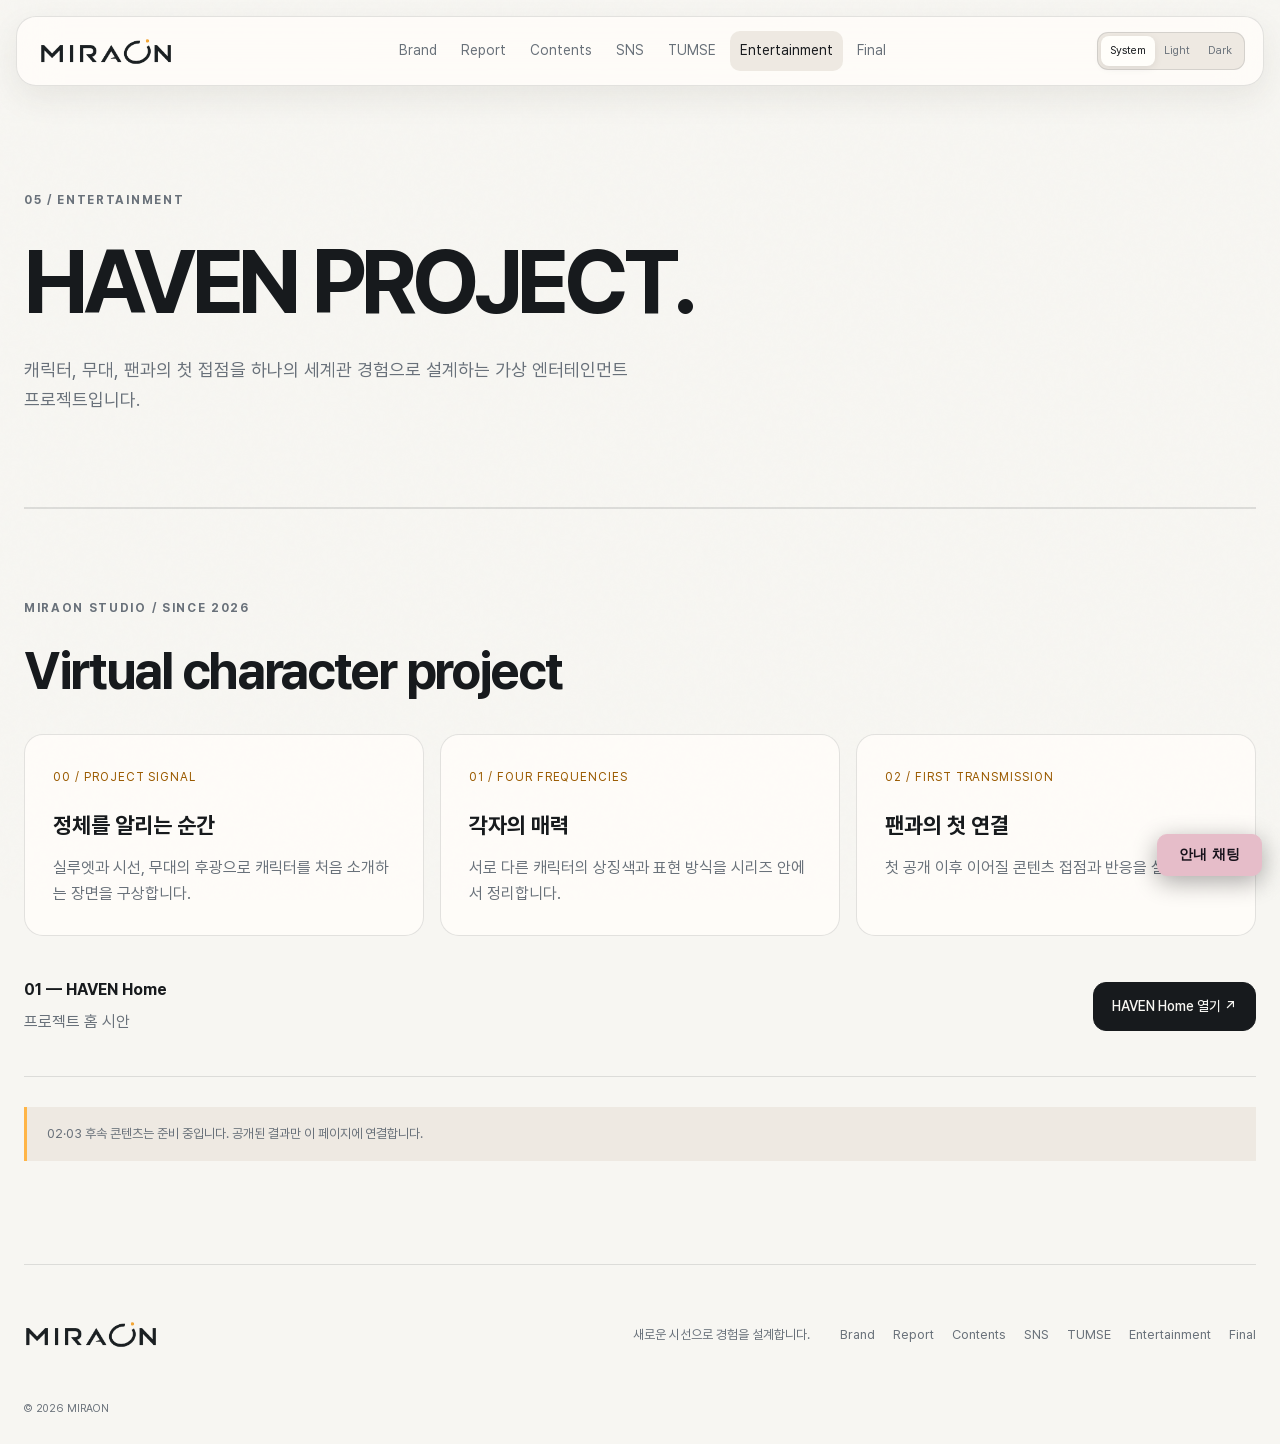
<file: entertainment.html>
<!doctype html><html lang="ko" data-theme="system"><head><meta charset="utf-8"><meta name="viewport" content="width=device-width,initial-scale=1"><meta name="description" content="HAVEN 가상 캐릭터 프로젝트 기록"><meta name="theme-color" content="#f7f6f2"><title>Entertainment — MIRAON</title><link rel="icon" type="image/png" href="assets/brand/miraon-favicon.png"><link rel="stylesheet" href="style.css?v=20261013-responsive"><script src="script.js?v=20260928-portfolio" defer></script><script type="module" src="chatbot/widget.js?v=20261026-3"></script></head><body data-page="entertainment"><a class="skip-link" href="#main">본문으로 이동</a><header class="site-header portfolio-header" data-header><a class="brand" href="index.html" aria-label="MIRAON 홈">MIRAON</a><button class="menu-button" type="button" aria-label="메뉴 열기" aria-controls="site-nav" aria-expanded="false" data-menu-button><span></span><span></span></button><nav class="site-nav" id="site-nav" aria-label="주요 메뉴" data-menu><a href="brand.html" data-nav="brand">Brand</a><a href="report.html" data-nav="report">Report</a><a href="contents.html" data-nav="contents">Contents</a><a href="sns.html" data-nav="sns">SNS</a><a href="service.html" data-nav="service">TUMSE</a><a href="entertainment.html" data-nav="entertainment">Entertainment</a><a href="final.html" data-nav="final">Final</a></nav><div class="theme-switcher" role="group" aria-label="화면 테마" data-theme-switcher><button type="button" data-theme-choice="system">System</button><button type="button" data-theme-choice="light">Light</button><button type="button" data-theme-choice="dark">Dark</button></div></header><main id="main"><section class="portfolio-page-hero shell reveal"><p class="eyebrow">05 / Entertainment</p><h1>HAVEN PROJECT.</h1><p>캐릭터, 무대, 팬과의 첫 접점을 하나의 세계관 경험으로 설계하는 가상 엔터테인먼트 프로젝트입니다.</p></section><section class="portfolio-section shell reveal"><p class="eyebrow">MIRAON Studio / Since 2026</p><h2>Virtual character project</h2><div class="signal-grid"><article><span>00 / Project signal</span><h3>정체를 알리는 순간</h3><p>실루엣과 시선, 무대의 후광으로 캐릭터를 처음 소개하는 장면을 구상합니다.</p></article><article><span>01 / Four frequencies</span><h3>각자의 매력</h3><p>서로 다른 캐릭터의 상징색과 표현 방식을 시리즈 안에서 정리합니다.</p></article><article><span>02 / First transmission</span><h3>팬과의 첫 연결</h3><p>첫 공개 이후 이어질 콘텐츠 접점과 반응을 설계합니다.</p></article></div><div class="external-project"><p><strong>01 — HAVEN Home</strong><span>프로젝트 홈 시안</span></p><a class="button button-primary" href="https://claude.ai/artifact/5S3XchH55tDusLYb8FVBYs" target="_blank" rel="noopener noreferrer">HAVEN Home 열기 ↗</a></div><p class="portfolio-note">02·03 후속 콘텐츠는 준비 중입니다. 공개된 결과만 이 페이지에 연결합니다.</p></section></main><footer class="site-footer shell portfolio-footer"><a class="brand" href="index.html">MIRAON</a><p>새로운 시선으로 경험을 설계합니다.</p><div><a href="brand.html">Brand</a><a href="report.html">Report</a><a href="contents.html">Contents</a><a href="sns.html">SNS</a><a href="service.html">TUMSE</a><a href="entertainment.html">Entertainment</a><a href="final.html">Final</a></div><small>© <span data-year></span> MIRAON</small></footer></body></html>
</file>
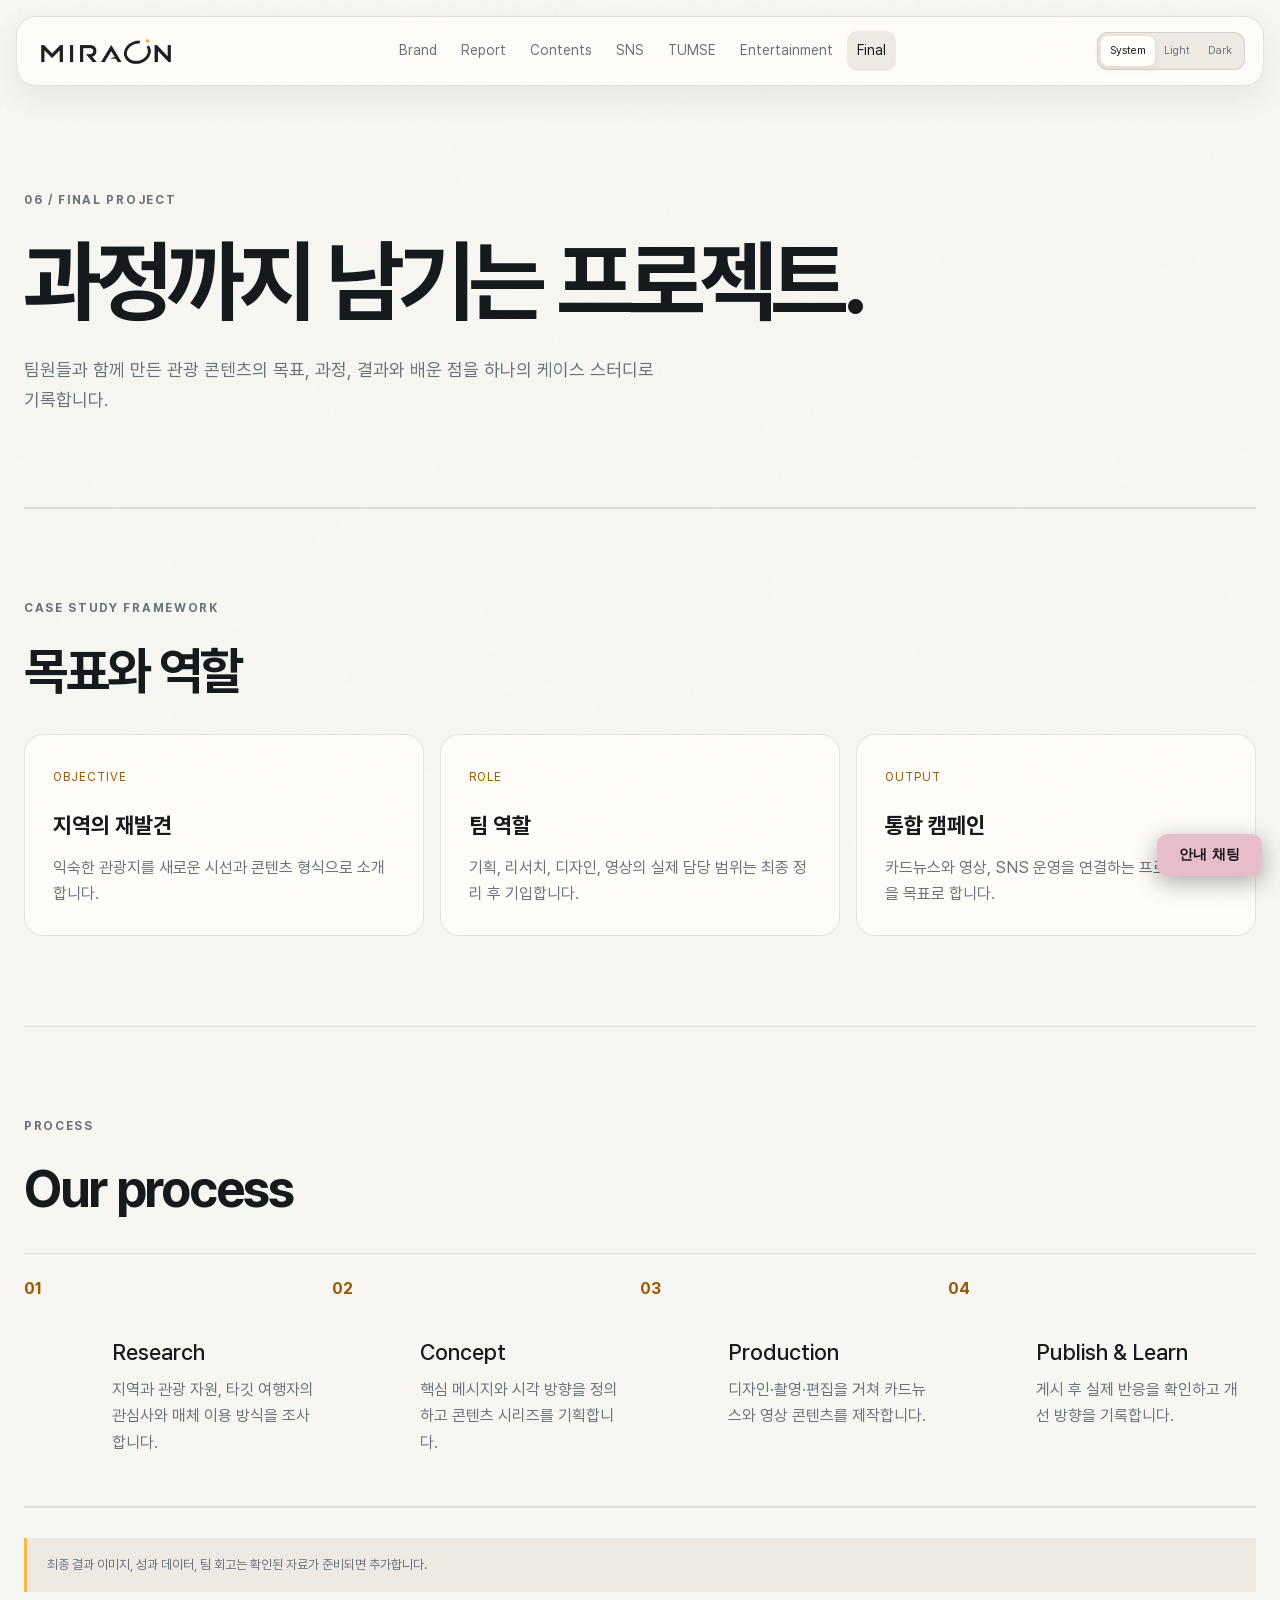
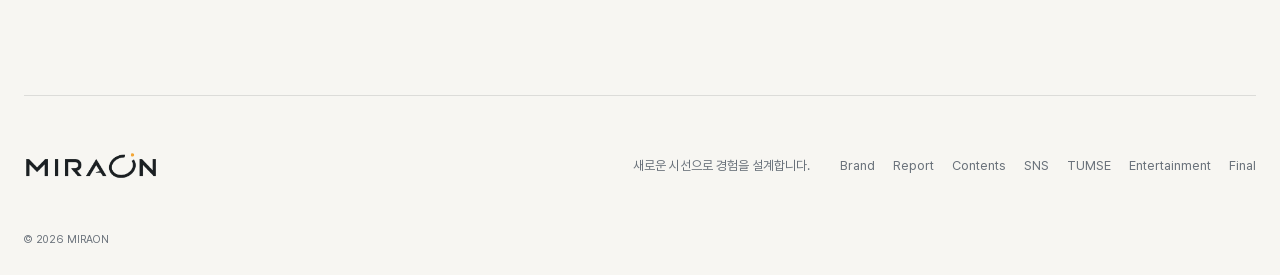
<file: final.html>
<!doctype html><html lang="ko" data-theme="system"><head><meta charset="utf-8"><meta name="viewport" content="width=device-width,initial-scale=1"><meta name="description" content="부산 관광 콘텐츠 팀 프로젝트의 과정과 결과 기록"><meta name="theme-color" content="#f7f6f2"><title>Final Project — MIRAON</title><link rel="icon" type="image/png" href="assets/brand/miraon-favicon.png"><link rel="stylesheet" href="style.css?v=20261013-responsive"><script src="script.js?v=20260928-portfolio" defer></script><script type="module" src="chatbot/widget.js?v=20261026-3"></script></head><body data-page="final"><a class="skip-link" href="#main">본문으로 이동</a><header class="site-header portfolio-header" data-header><a class="brand" href="index.html" aria-label="MIRAON 홈">MIRAON</a><button class="menu-button" type="button" aria-label="메뉴 열기" aria-controls="site-nav" aria-expanded="false" data-menu-button><span></span><span></span></button><nav class="site-nav" id="site-nav" aria-label="주요 메뉴" data-menu><a href="brand.html" data-nav="brand">Brand</a><a href="report.html" data-nav="report">Report</a><a href="contents.html" data-nav="contents">Contents</a><a href="sns.html" data-nav="sns">SNS</a><a href="service.html" data-nav="service">TUMSE</a><a href="entertainment.html" data-nav="entertainment">Entertainment</a><a href="final.html" data-nav="final">Final</a></nav><div class="theme-switcher" role="group" aria-label="화면 테마" data-theme-switcher><button type="button" data-theme-choice="system">System</button><button type="button" data-theme-choice="light">Light</button><button type="button" data-theme-choice="dark">Dark</button></div></header><main id="main"><section class="portfolio-page-hero shell reveal"><p class="eyebrow">06 / Final project</p><h1>과정까지 남기는 프로젝트.</h1><p>팀원들과 함께 만든 관광 콘텐츠의 목표, 과정, 결과와 배운 점을 하나의 케이스 스터디로 기록합니다.</p></section><section class="portfolio-section shell reveal"><p class="eyebrow">Case study framework</p><h2>목표와 역할</h2><div class="signal-grid"><article><span>Objective</span><h3>지역의 재발견</h3><p>익숙한 관광지를 새로운 시선과 콘텐츠 형식으로 소개합니다.</p></article><article><span>Role</span><h3>팀 역할</h3><p>기획, 리서치, 디자인, 영상의 실제 담당 범위는 최종 정리 후 기입합니다.</p></article><article><span>Output</span><h3>통합 캠페인</h3><p>카드뉴스와 영상, SNS 운영을 연결하는 프로젝트 구성을 목표로 합니다.</p></article></div></section><section class="portfolio-section shell reveal"><p class="eyebrow">Process</p><h2>Our process</h2><ol class="process-list"><li><b>01</b><div><strong>Research</strong><p>지역과 관광 자원, 타깃 여행자의 관심사와 매체 이용 방식을 조사합니다.</p></div></li><li><b>02</b><div><strong>Concept</strong><p>핵심 메시지와 시각 방향을 정의하고 콘텐츠 시리즈를 기획합니다.</p></div></li><li><b>03</b><div><strong>Production</strong><p>디자인·촬영·편집을 거쳐 카드뉴스와 영상 콘텐츠를 제작합니다.</p></div></li><li><b>04</b><div><strong>Publish & Learn</strong><p>게시 후 실제 반응을 확인하고 개선 방향을 기록합니다.</p></div></li></ol><p class="portfolio-note">최종 결과 이미지, 성과 데이터, 팀 회고는 확인된 자료가 준비되면 추가합니다.</p></section></main><footer class="site-footer shell portfolio-footer"><a class="brand" href="index.html">MIRAON</a><p>새로운 시선으로 경험을 설계합니다.</p><div><a href="brand.html">Brand</a><a href="report.html">Report</a><a href="contents.html">Contents</a><a href="sns.html">SNS</a><a href="service.html">TUMSE</a><a href="entertainment.html">Entertainment</a><a href="final.html">Final</a></div><small>© <span data-year></span> MIRAON</small></footer></body></html>
</file>
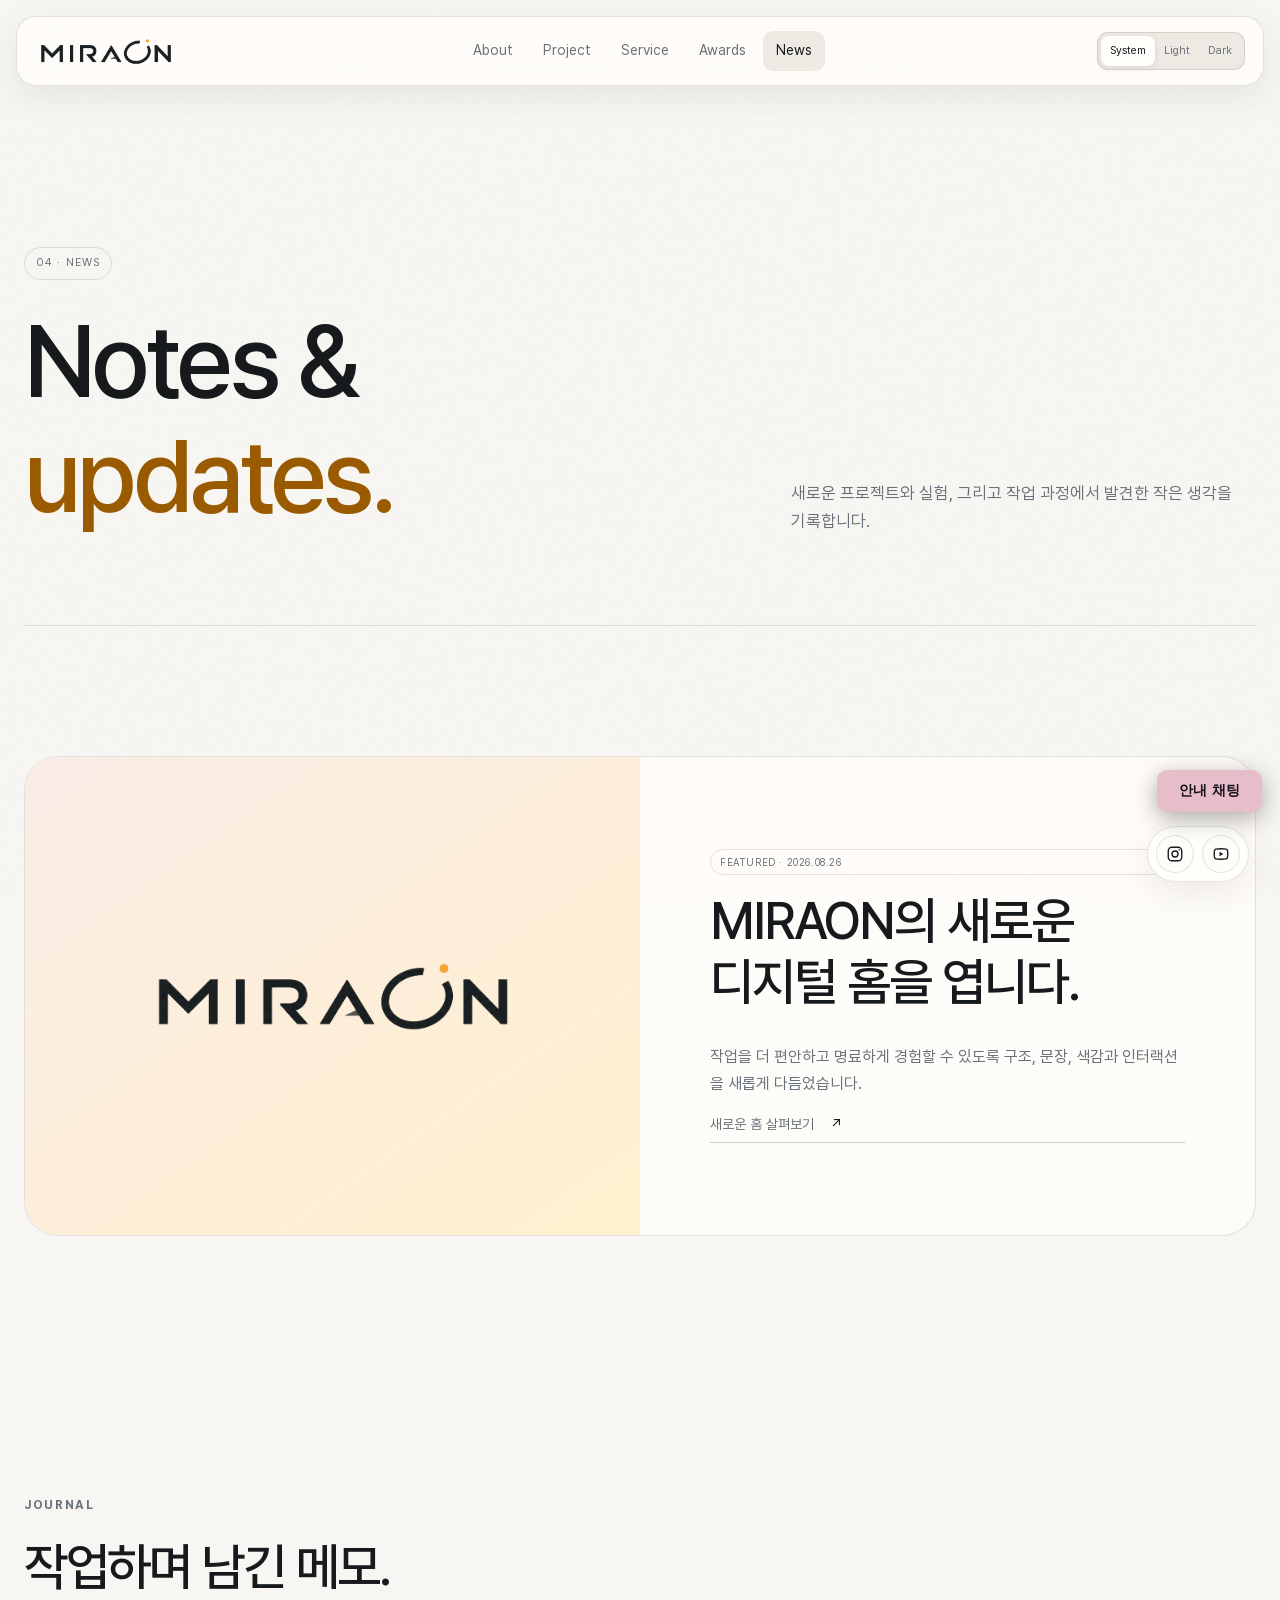
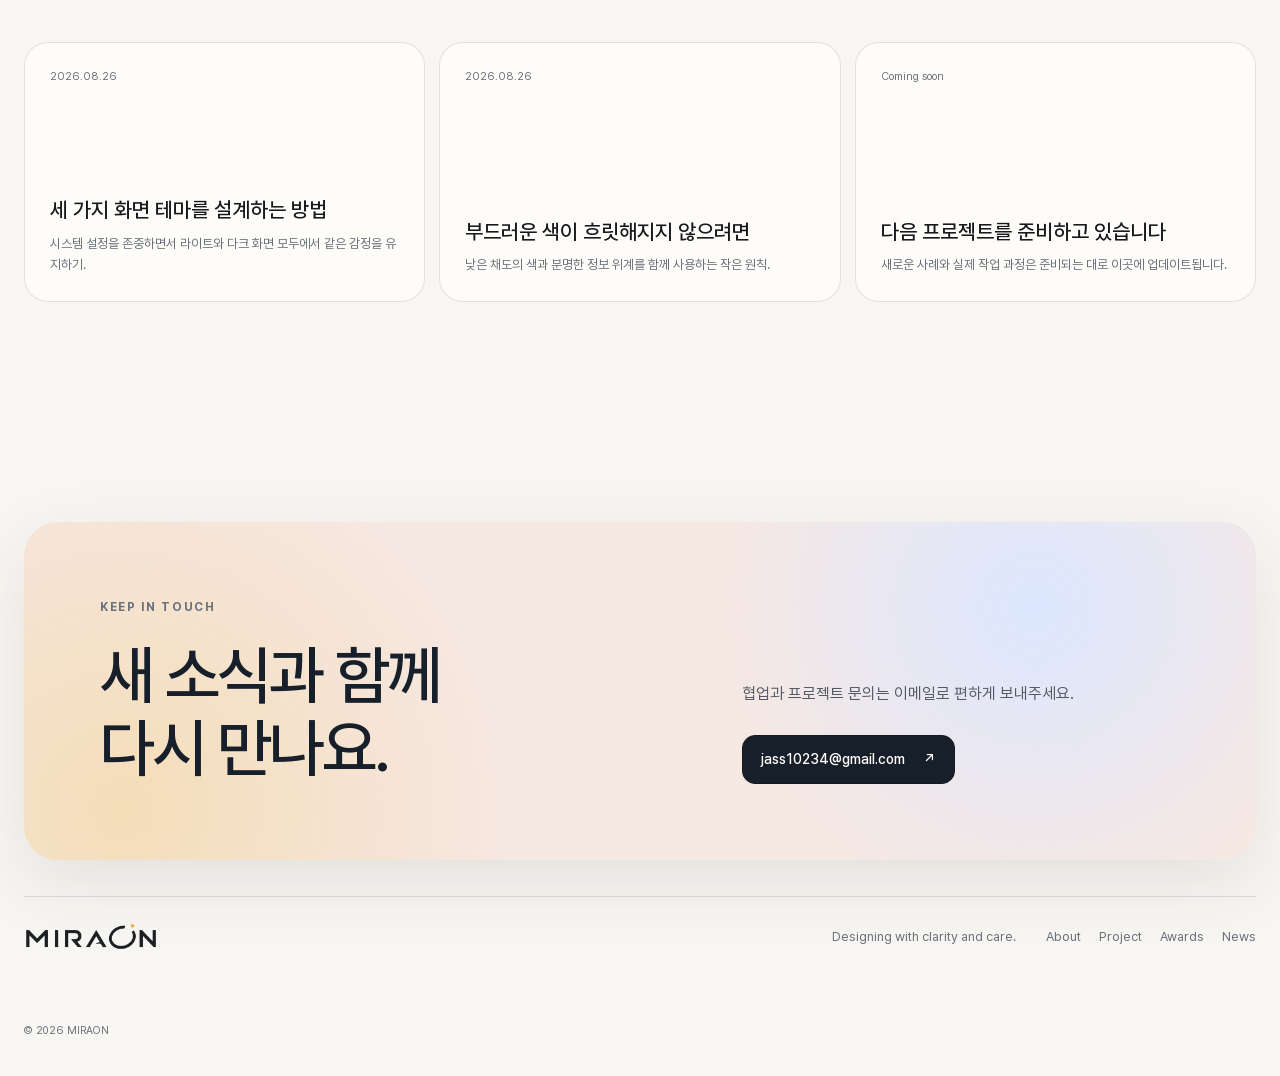
<file: news.html>
<!doctype html>
<html lang="ko" data-theme="system">
<head>
  <meta charset="utf-8"><meta name="viewport" content="width=device-width, initial-scale=1">
  <meta name="description" content="MIRAON의 최근 소식과 디자인 노트입니다."><meta name="theme-color" content="#f6f2ec">
  <title>News — MIRAON</title><link rel="icon" type="image/png" href="assets/brand/miraon-favicon.png"><link rel="stylesheet" href="style.css?v=20261013-responsive"><script src="script.js" defer></script>
<script type="module" src="chatbot/widget.js?v=20261026-3"></script></head>
<body data-page="news">
  <a class="skip-link" href="#main">본문으로 이동</a>
  <header class="site-header" data-header>
    <a class="brand" href="index.html" aria-label="MIRAON 홈">MIRAON<span>✦</span></a>
    <button class="menu-button" type="button" aria-label="메뉴 열기" aria-controls="site-nav" aria-expanded="false" data-menu-button><span></span><span></span></button>
    <nav class="site-nav" id="site-nav" aria-label="주요 메뉴" data-menu><a href="about.html" data-nav="about">About</a><a href="project.html" data-nav="project">Project</a><a href="service.html" data-nav="service">Service</a><a href="awards.html" data-nav="awards">Awards</a><a href="news.html" data-nav="news">News</a></nav>
    <div class="theme-switcher" role="group" aria-label="화면 테마"><button type="button" data-theme-choice="system">System</button><button type="button" data-theme-choice="light">Light</button><button type="button" data-theme-choice="dark">Dark</button></div>
  </header>
  <main id="main">
    <section class="page-hero shell reveal"><div><span class="page-label">04 · News</span><h1>Notes &<em>updates.</em></h1></div><p>새로운 프로젝트와 실험, 그리고 작업 과정에서 발견한 작은 생각을 기록합니다.</p></section>

    <section class="section shell">
      <article class="news-feature reveal">
        <div class="news-feature-image archive-image-fallback"><span class="brand" role="img" aria-label="MIRAON 브랜드 워드마크">MIRAON</span></div>
        <div class="news-feature-copy"><span class="pill">Featured · 2026.08.26</span><h2>MIRAON의 새로운<br>디지털 홈을 엽니다.</h2><p>작업을 더 편안하고 명료하게 경험할 수 있도록 구조, 문장, 색감과 인터랙션을 새롭게 다듬었습니다.</p><a class="text-link" href="index.html">새로운 홈 살펴보기 <span>↗</span></a></div>
      </article>
    </section>

    <section class="section shell">
      <div class="section-head reveal"><div><p class="eyebrow">Journal</p><h2>작업하며 남긴 메모.</h2></div></div>
      <div class="journal-grid">
        <article class="journal-card reveal"><time>2026.08.26</time><h3>세 가지 화면 테마를 설계하는 방법</h3><p>시스템 설정을 존중하면서 라이트와 다크 화면 모두에서 같은 감정을 유지하기.</p></article>
        <article class="journal-card reveal"><time>2026.08.26</time><h3>부드러운 색이 흐릿해지지 않으려면</h3><p>낮은 채도의 색과 분명한 정보 위계를 함께 사용하는 작은 원칙.</p></article>
        <article class="journal-card reveal"><time>Coming soon</time><h3>다음 프로젝트를 준비하고 있습니다</h3><p>새로운 사례와 실제 작업 과정은 준비되는 대로 이곳에 업데이트됩니다.</p></article>
      </div>
    </section>

    <section class="contact shell reveal"><div><p class="eyebrow">Keep in touch</p><h2>새 소식과 함께<br>다시 만나요.</h2></div><div class="contact-side"><p>협업과 프로젝트 문의는 이메일로 편하게 보내주세요.</p><a class="button button-dark" href="mailto:jass10234@gmail.com">jass10234@gmail.com <span>↗</span></a></div></section>
  </main>
  <footer class="site-footer shell"><a class="brand" href="index.html">MIRAON<span>✦</span></a><p>Designing with clarity and care.</p><div><a href="about.html">About</a><a href="project.html">Project</a><a href="awards.html">Awards</a><a href="news.html">News</a></div><div class="footer-socials" aria-label="소셜 미디어"><a class="footer-social-link" href="https://www.instagram.com/pieces.of.busan/" target="_blank" rel="noopener noreferrer" aria-label="인스타그램 Pieces of Busan 새 탭에서 열기"><svg viewBox="0 0 24 24" aria-hidden="true"><rect x="3" y="3" width="18" height="18" rx="5"></rect><circle cx="12" cy="12" r="4"></circle><circle cx="17.5" cy="6.5" r="1" fill="currentColor" stroke="none"></circle></svg></a><a class="footer-social-link" href="https://www.youtube.com/@ZEIV-k8u" target="_blank" rel="noopener noreferrer" aria-label="유튜브 MIRAON 새 탭에서 열기"><svg viewBox="0 0 24 24" aria-hidden="true"><path d="M21 12c0-2.3-.2-4.1-.5-5-.2-.8-.9-1.4-1.7-1.6C17.3 5 12 5 12 5s-5.3 0-6.8.4C4.4 5.6 3.7 6.2 3.5 7 3.2 7.9 3 9.7 3 12s.2 4.1.5 5c.2.8.9 1.4 1.7 1.6C6.7 19 12 19 12 19s5.3 0 6.8-.4c.8-.2 1.5-.8 1.7-1.6.3-.9.5-2.7.5-5Z"></path><path d="m10 9 5 3-5 3V9Z" fill="currentColor" stroke="none"></path></svg></a></div><small>© <span data-year></span> MIRAON</small></footer>
</body>
</html>
</file>
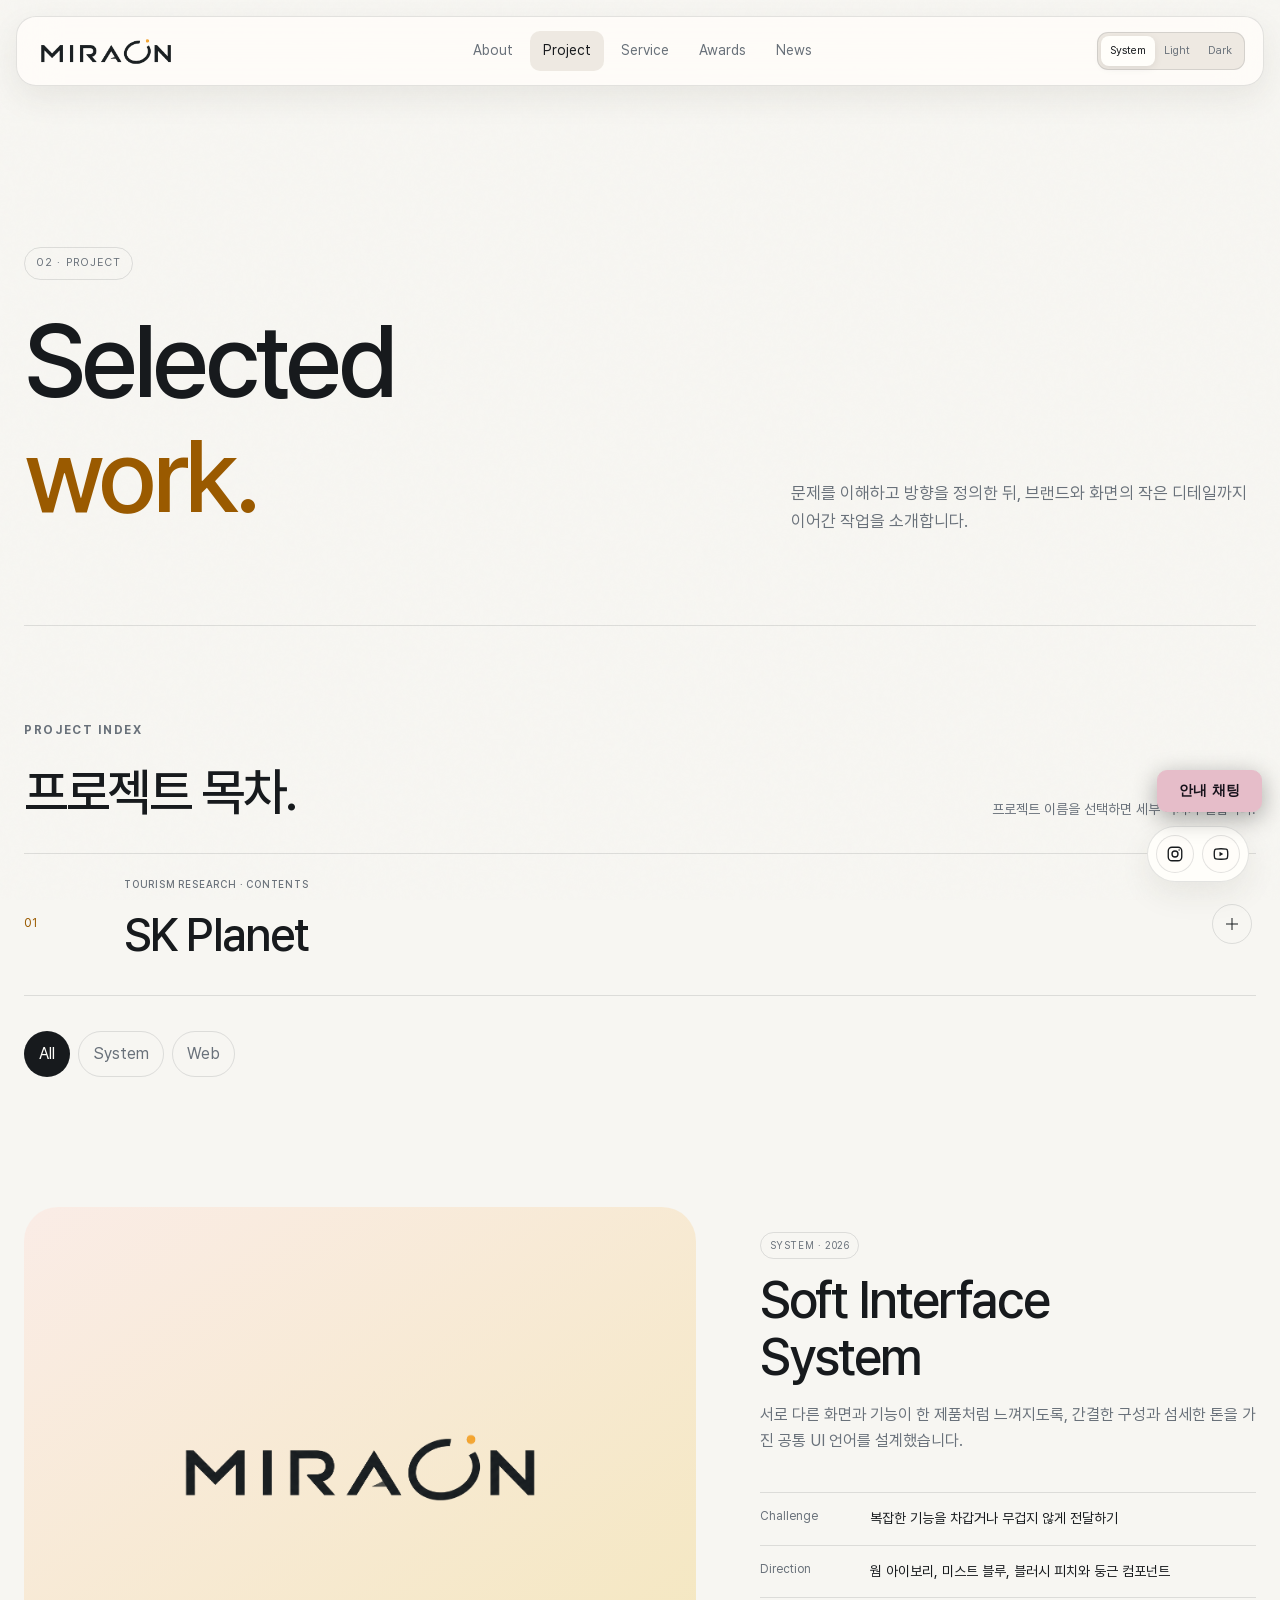
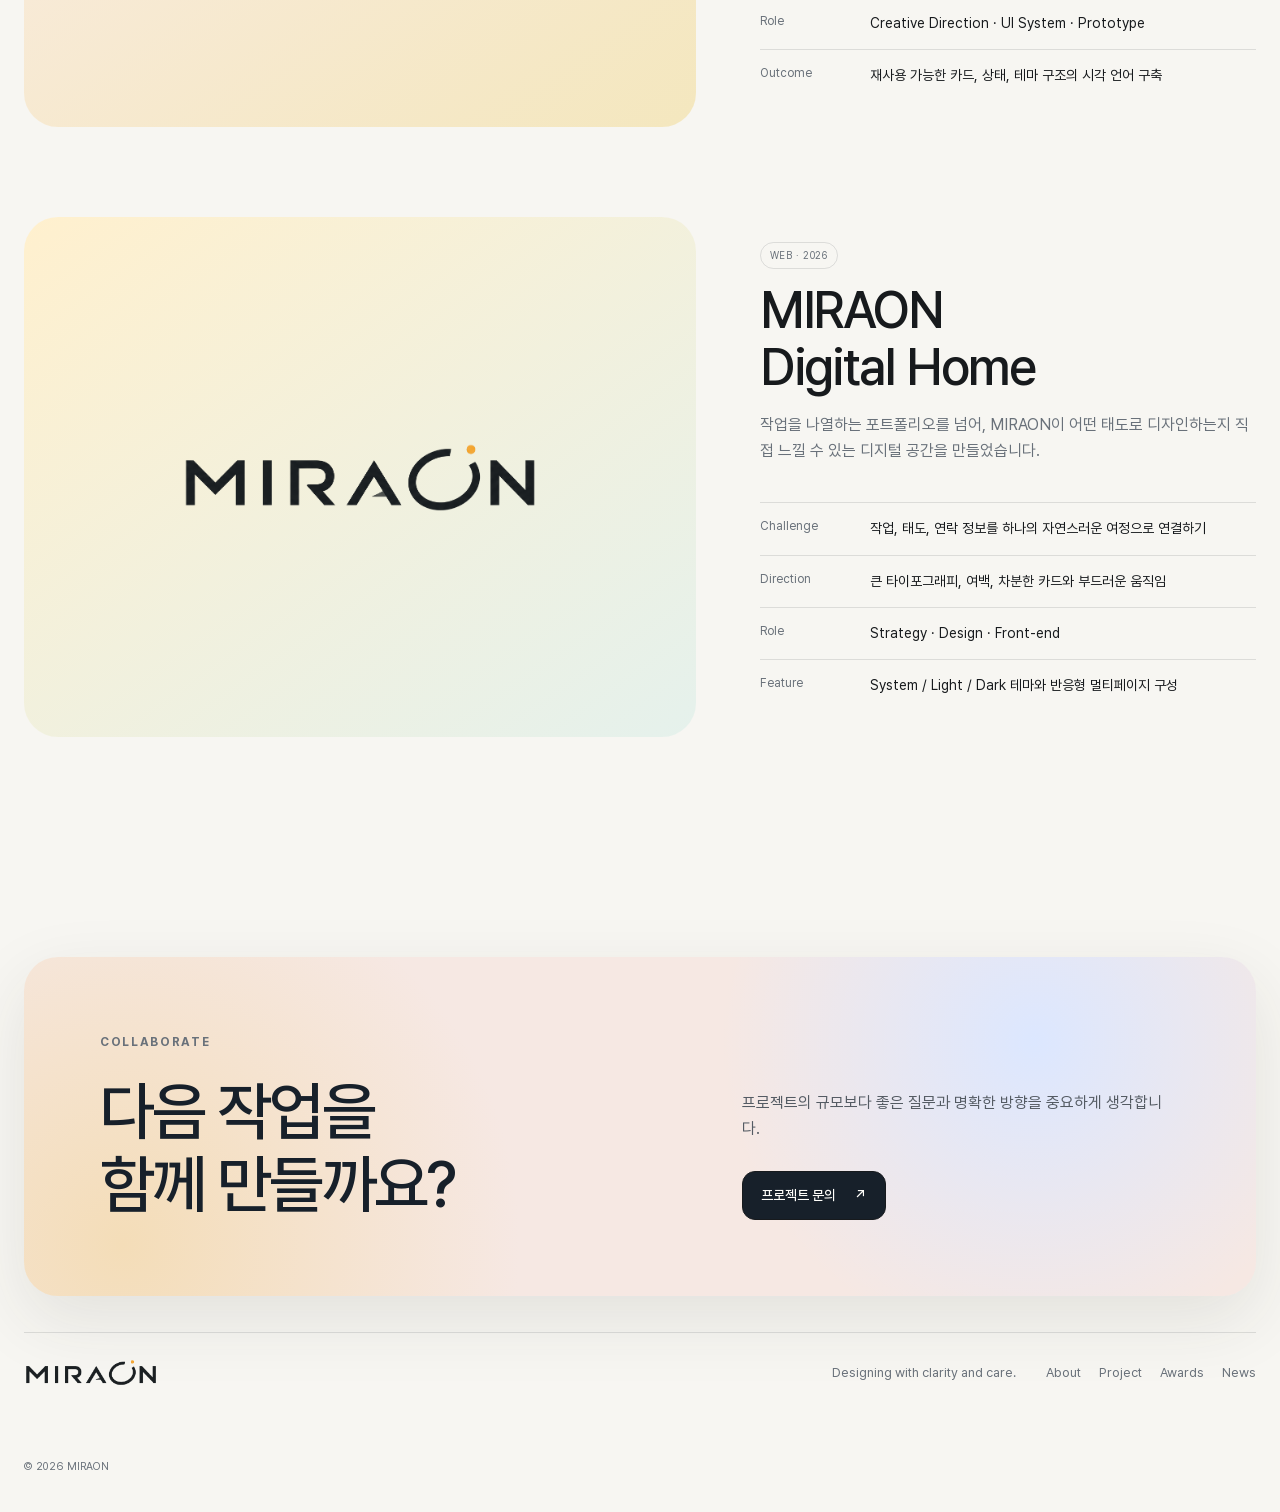
<file: project.html>
<!doctype html>
<html lang="ko" data-theme="system">
<head>
  <meta charset="utf-8"><meta name="viewport" content="width=device-width, initial-scale=1">
  <meta name="description" content="MIRAON의 브랜드, 디자인 시스템, 웹 프로젝트를 소개합니다."><meta name="theme-color" content="#f6f2ec">
  <title>Project — MIRAON</title><link rel="icon" type="image/png" href="assets/brand/miraon-favicon.png"><link rel="stylesheet" href="style.css?v=20261013-responsive"><script src="script.js" defer></script>
<script type="module" src="chatbot/widget.js?v=20261026-3"></script></head>
<body data-page="project">
  <a class="skip-link" href="#main">본문으로 이동</a>
  <header class="site-header" data-header>
    <a class="brand" href="index.html" aria-label="MIRAON 홈">MIRAON<span>✦</span></a>
    <button class="menu-button" type="button" aria-label="메뉴 열기" aria-controls="site-nav" aria-expanded="false" data-menu-button><span></span><span></span></button>
    <nav class="site-nav" id="site-nav" aria-label="주요 메뉴" data-menu><a href="about.html" data-nav="about">About</a><a href="project.html" data-nav="project">Project</a><a href="service.html" data-nav="service">Service</a><a href="awards.html" data-nav="awards">Awards</a><a href="news.html" data-nav="news">News</a></nav>
    <div class="theme-switcher" role="group" aria-label="화면 테마"><button type="button" data-theme-choice="system">System</button><button type="button" data-theme-choice="light">Light</button><button type="button" data-theme-choice="dark">Dark</button></div>
  </header>
  <main id="main">
    <section class="page-hero shell reveal">
      <div><span class="page-label">02 · Project</span><h1>Selected<em>work.</em></h1></div>
      <p>문제를 이해하고 방향을 정의한 뒤, 브랜드와 화면의 작은 디테일까지 이어간 작업을 소개합니다.</p>
    </section>

    <section class="project-index-section shell reveal" aria-labelledby="project-index-title">
      <div class="project-index-heading">
        <div><p class="eyebrow">Project index</p><h2 id="project-index-title">프로젝트 목차.</h2></div>
        <p>프로젝트 이름을 선택하면 세부 목차가 열립니다.</p>
      </div>
      <div class="project-index-list">
        <article class="project-index-item" id="sk-planet" data-project-entry>
          <button class="project-index-toggle" type="button" aria-expanded="false" aria-controls="sk-planet-toc" data-project-toggle>
            <span class="project-index-no">01</span>
            <span class="project-index-title"><small>Tourism Research · Contents</small><strong>SK Planet</strong></span>
            <span class="project-index-icon" aria-hidden="true"></span>
          </button>
          <div class="project-toc" id="sk-planet-toc" data-project-toc hidden>
            <p>Table of contents</p>
            <ol>
              <li><span>01</span><strong>관광콘텐츠 사례 분석표</strong></li>
              <li><span>02</span><strong>관광 자원 분류표</strong></li>
              <li><span>03</span><strong>부산 관광리서치 노트</strong></li>
              <li><span>04</span><strong>관광객 페르소나 분석표</strong></li>
              <li><span>05</span><strong>관광객 고객 여정 지도</strong></li>
              <li><span>06</span><strong>스토리텔링 계획서</strong></li>
              <li><span>07</span><strong>콘텐츠 아이디어보드</strong></li>
            </ol>
          </div>
        </article>
        <!-- 이후 프로젝트는 data-project-entry 구조를 복제해 추가할 수 있습니다. -->
      </div>
    </section>

    <div class="filter-bar shell reveal" aria-label="프로젝트 필터"><button class="filter-button active" type="button" data-filter="all">All</button><button class="filter-button" type="button" data-filter="system">System</button><button class="filter-button" type="button" data-filter="web">Web</button></div>

    <section class="section shell project-list">
      <article class="project-case reveal" id="project-system" data-category="system">
        <div class="case-visual archive-image-fallback"><span class="brand" role="img" aria-label="MIRAON 브랜드 워드마크">MIRAON</span></div>
        <div class="case-copy"><span class="pill">System · 2026</span><h2>Soft Interface<br>System</h2><p>서로 다른 화면과 기능이 한 제품처럼 느껴지도록, 간결한 구성과 섬세한 톤을 가진 공통 UI 언어를 설계했습니다.</p>
          <dl class="case-details"><div><dt>Challenge</dt><dd>복잡한 기능을 차갑거나 무겁지 않게 전달하기</dd></div><div><dt>Direction</dt><dd>웜 아이보리, 미스트 블루, 블러시 피치와 둥근 컴포넌트</dd></div><div><dt>Role</dt><dd>Creative Direction · UI System · Prototype</dd></div><div><dt>Outcome</dt><dd>재사용 가능한 카드, 상태, 테마 구조의 시각 언어 구축</dd></div></dl>
        </div>
      </article>

      <article class="project-case reveal" id="project-portfolio" data-category="web">
        <div class="case-visual blue tall archive-image-fallback"><span class="brand" role="img" aria-label="MIRAON 브랜드 워드마크">MIRAON</span></div>
        <div class="case-copy"><span class="pill">Web · 2026</span><h2>MIRAON<br>Digital Home</h2><p>작업을 나열하는 포트폴리오를 넘어, MIRAON이 어떤 태도로 디자인하는지 직접 느낄 수 있는 디지털 공간을 만들었습니다.</p>
          <dl class="case-details"><div><dt>Challenge</dt><dd>작업, 태도, 연락 정보를 하나의 자연스러운 여정으로 연결하기</dd></div><div><dt>Direction</dt><dd>큰 타이포그래피, 여백, 차분한 카드와 부드러운 움직임</dd></div><div><dt>Role</dt><dd>Strategy · Design · Front-end</dd></div><div><dt>Feature</dt><dd>System / Light / Dark 테마와 반응형 멀티페이지 구성</dd></div></dl>
        </div>
      </article>
    </section>

    <section class="contact shell reveal"><div><p class="eyebrow">Collaborate</p><h2>다음 작업을<br>함께 만들까요?</h2></div><div class="contact-side"><p>프로젝트의 규모보다 좋은 질문과 명확한 방향을 중요하게 생각합니다.</p><a class="button button-dark" href="mailto:jass10234@gmail.com">프로젝트 문의 <span>↗</span></a></div></section>
  </main>
  <footer class="site-footer shell"><a class="brand" href="index.html">MIRAON<span>✦</span></a><p>Designing with clarity and care.</p><div><a href="about.html">About</a><a href="project.html">Project</a><a href="awards.html">Awards</a><a href="news.html">News</a></div><div class="footer-socials" aria-label="소셜 미디어"><a class="footer-social-link" href="https://www.instagram.com/pieces.of.busan/" target="_blank" rel="noopener noreferrer" aria-label="인스타그램 Pieces of Busan 새 탭에서 열기"><svg viewBox="0 0 24 24" aria-hidden="true"><rect x="3" y="3" width="18" height="18" rx="5"></rect><circle cx="12" cy="12" r="4"></circle><circle cx="17.5" cy="6.5" r="1" fill="currentColor" stroke="none"></circle></svg></a><a class="footer-social-link" href="https://www.youtube.com/@ZEIV-k8u" target="_blank" rel="noopener noreferrer" aria-label="유튜브 MIRAON 새 탭에서 열기"><svg viewBox="0 0 24 24" aria-hidden="true"><path d="M21 12c0-2.3-.2-4.1-.5-5-.2-.8-.9-1.4-1.7-1.6C17.3 5 12 5 12 5s-5.3 0-6.8.4C4.4 5.6 3.7 6.2 3.5 7 3.2 7.9 3 9.7 3 12s.2 4.1.5 5c.2.8.9 1.4 1.7 1.6C6.7 19 12 19 12 19s5.3 0 6.8-.4c.8-.2 1.5-.8 1.7-1.6.3-.9.5-2.7.5-5Z"></path><path d="m10 9 5 3-5 3V9Z" fill="currentColor" stroke="none"></path></svg></a></div><small>© <span data-year></span> MIRAON</small></footer>
</body>
</html>
</file>
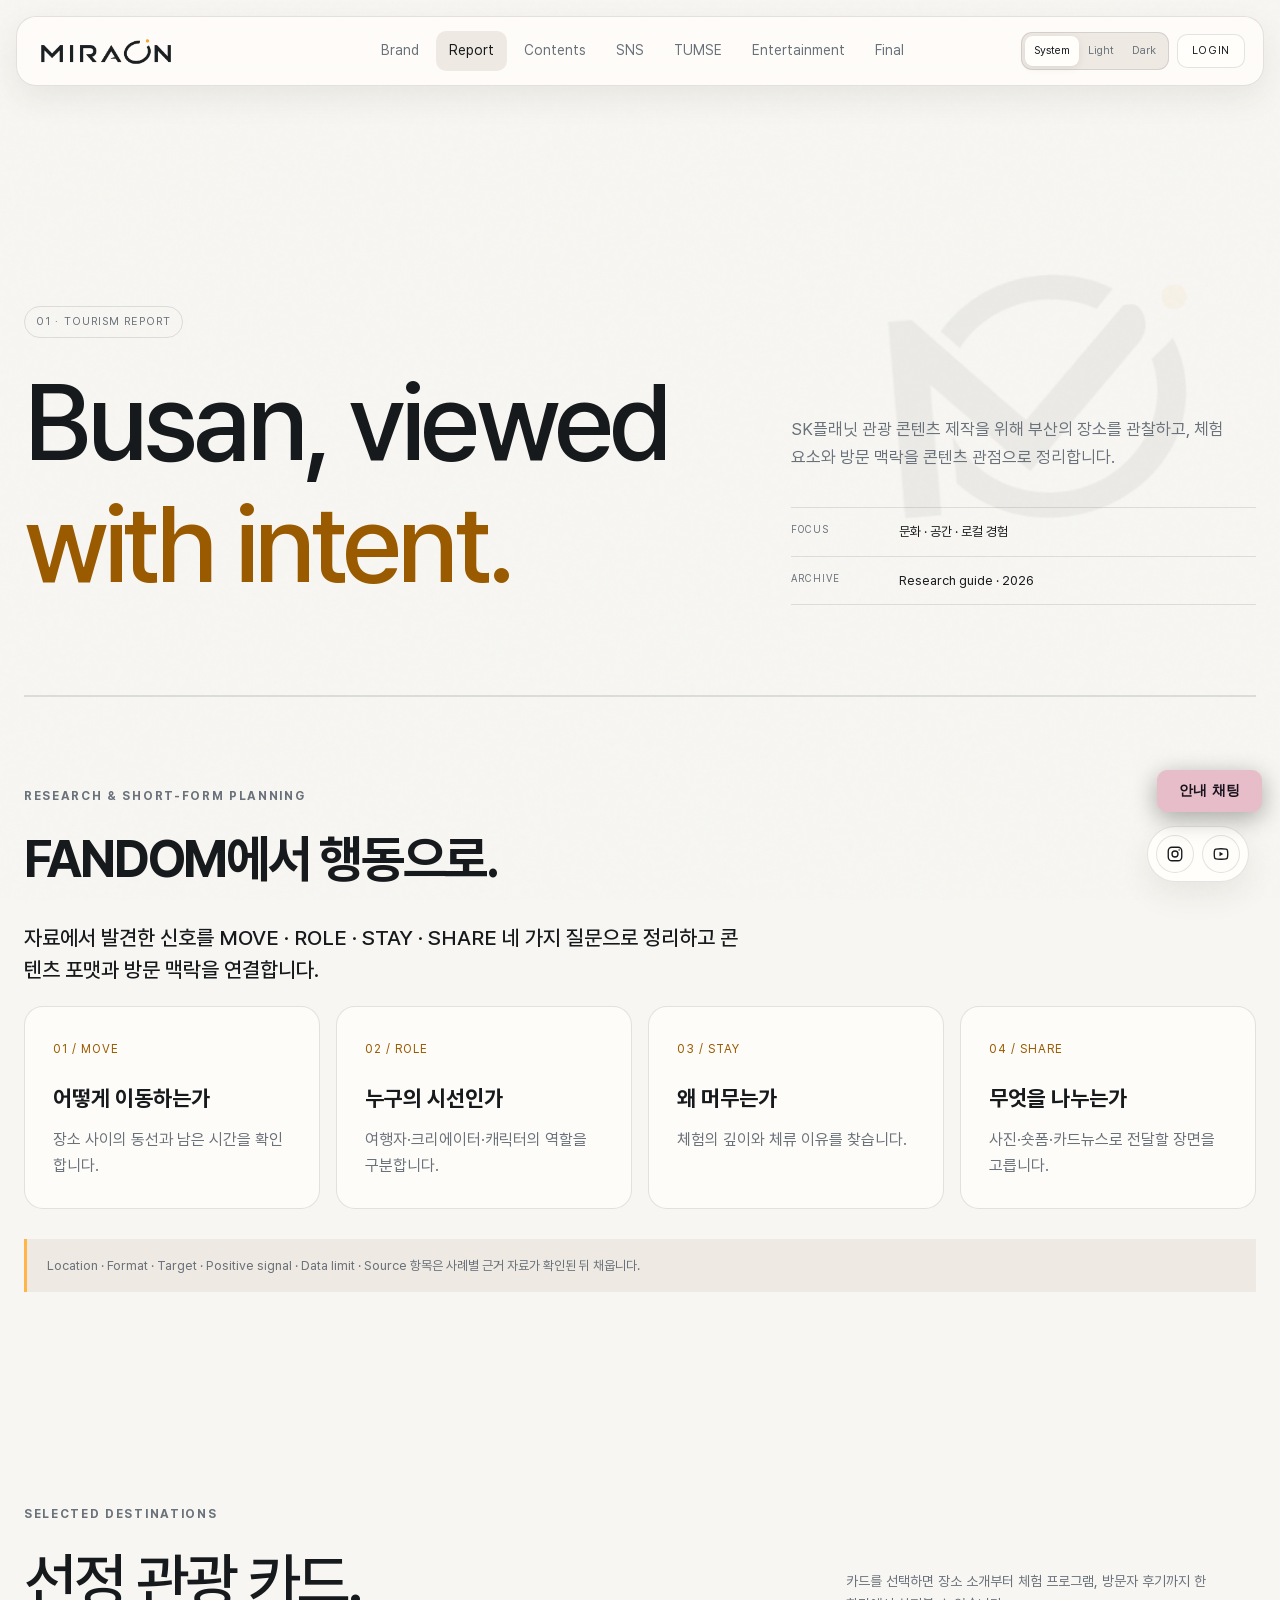
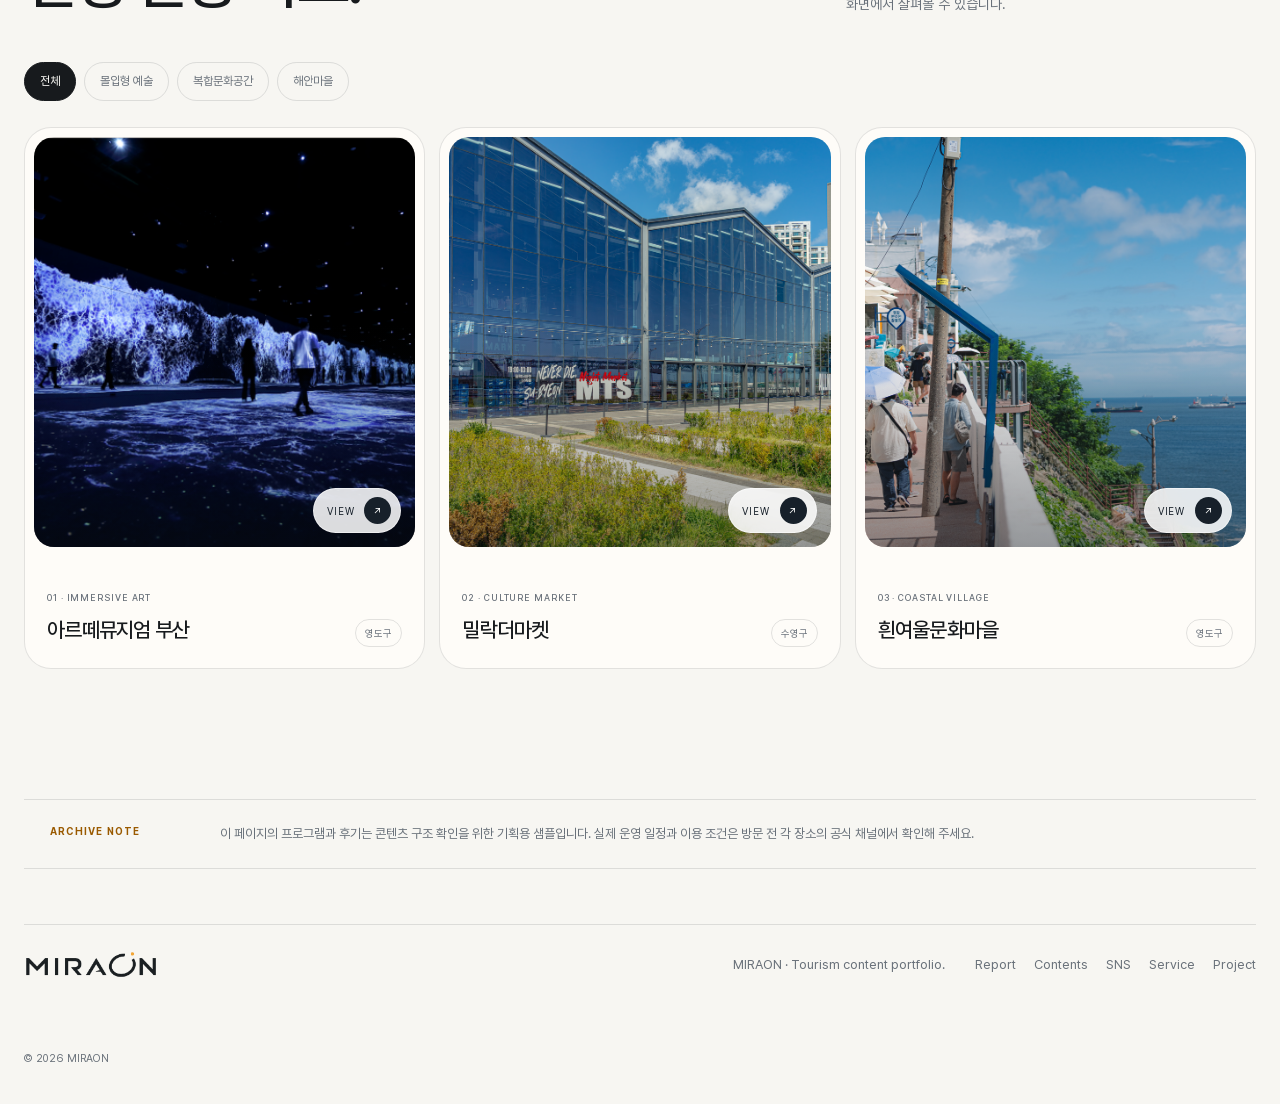
<file: report.html>
<!doctype html>
<html lang="ko" data-theme="system">
<head>
  <meta charset="utf-8">
  <meta name="viewport" content="width=device-width, initial-scale=1">
  <meta name="description" content="SK플래닛 관광 콘텐츠 제작을 위한 부산 관광 자원 리서치 아카이브">
  <meta name="theme-color" content="#f6f2ec">
  <title>Report — MIRAON Tourism Archive</title><link rel="icon" type="image/png" href="assets/brand/miraon-favicon.png">
  <link rel="stylesheet" href="style.css?v=20261013-responsive">
  <script src="script.js?v=20260928-portfolio" defer></script>
<script type="module" src="chatbot/widget.js?v=20261026-3"></script></head>
<body data-page="report">
  <a class="skip-link" href="#main">본문으로 이동</a>

  <header class="site-header report-site-header" data-header>
    <a class="brand" href="index.html" aria-label="MIRAON 아카이브 홈">MIRAON<span aria-hidden="true">✦</span></a>
    <button class="menu-button" type="button" aria-label="메뉴 열기" aria-controls="site-nav" aria-expanded="false" data-menu-button>
      <span></span><span></span>
    </button>
    <nav class="site-nav" id="site-nav" aria-label="주요 메뉴" data-menu><a href="brand.html" data-nav="brand">Brand</a><a href="report.html" data-nav="report">Report</a><a href="contents.html" data-nav="contents">Contents</a><a href="sns.html" data-nav="sns">SNS</a><a href="service.html" data-nav="service">TUMSE</a><a href="entertainment.html" data-nav="entertainment">Entertainment</a><a href="final.html" data-nav="final">Final</a></nav>
    <div class="report-header-actions">
      <!-- 고정 UI: 이후 페이지 수정에서도 System / Light / Dark 설정을 유지합니다. -->
      <div class="theme-switcher" role="group" aria-label="화면 테마" data-theme-switcher>
        <button type="button" data-theme-choice="system">System</button>
        <button type="button" data-theme-choice="light">Light</button>
        <button type="button" data-theme-choice="dark">Dark</button>
      </div>
      <button class="login-mini" type="button" aria-label="로그인 기능 준비 중">Login</button>
    </div>
  </header>

  <main id="main">
    <section class="page-hero report-page-hero shell reveal">
      <div>
        <span class="page-label">01 · Tourism report</span>
        <h1>Busan, viewed<em>with intent.</em></h1>
      </div>
      <div class="report-hero-copy">
        <p>SK플래닛 관광 콘텐츠 제작을 위해 부산의 장소를 관찰하고, 체험 요소와 방문 맥락을 콘텐츠 관점으로 정리합니다.</p>
        <dl>
          <div><dt>Focus</dt><dd>문화 · 공간 · 로컬 경험</dd></div>
          <div><dt>Archive</dt><dd>Research guide · 2026</dd></div>
        </dl>
      </div>
    </section>

    <section class="portfolio-section shell reveal" aria-labelledby="research-framework"><p class="eyebrow">Research &amp; Short-form planning</p><h2 id="research-framework">FANDOM에서 행동으로.</h2><p class="body-lead">자료에서 발견한 신호를 MOVE · ROLE · STAY · SHARE 네 가지 질문으로 정리하고 콘텐츠 포맷과 방문 맥락을 연결합니다.</p><div class="signal-grid"><article><span>01 / MOVE</span><h3>어떻게 이동하는가</h3><p>장소 사이의 동선과 남은 시간을 확인합니다.</p></article><article><span>02 / ROLE</span><h3>누구의 시선인가</h3><p>여행자·크리에이터·캐릭터의 역할을 구분합니다.</p></article><article><span>03 / STAY</span><h3>왜 머무는가</h3><p>체험의 깊이와 체류 이유를 찾습니다.</p></article><article><span>04 / SHARE</span><h3>무엇을 나누는가</h3><p>사진·숏폼·카드뉴스로 전달할 장면을 고릅니다.</p></article></div><p class="portfolio-note">Location · Format · Target · Positive signal · Data limit · Source 항목은 사례별 근거 자료가 확인된 뒤 채웁니다.</p></section>

    <section class="section shell destination-section" aria-labelledby="destination-title">
      <div class="section-head reveal destination-heading">
        <div>
          <p class="eyebrow">Selected destinations</p>
          <h2 id="destination-title">선정 관광 카드.</h2>
        </div>
        <p>카드를 선택하면 장소 소개부터 체험 프로그램, 방문자 후기까지 한 화면에서 살펴볼 수 있습니다.</p>
      </div>

      <div class="destination-filters reveal" aria-label="관광지 카테고리 필터">
        <button class="destination-filter is-active" type="button" data-place-filter="all" aria-pressed="true">전체</button>
        <button class="destination-filter" type="button" data-place-filter="art" aria-pressed="false">몰입형 예술</button>
        <button class="destination-filter" type="button" data-place-filter="market" aria-pressed="false">복합문화공간</button>
        <button class="destination-filter" type="button" data-place-filter="village" aria-pressed="false">해안마을</button>
      </div>

      <div class="destination-grid">
        <button class="destination-card reveal" type="button" data-place-card data-place="arte" data-place-category="art" aria-haspopup="dialog" aria-controls="tourism-detail-dialog">
          <span class="destination-image">
            <img src="assets/images/report/arte-museum.png" alt="푸른 파도 미디어아트가 펼쳐진 아르떼뮤지엄 부산 전시장">
            <span class="destination-open" aria-hidden="true">View <i>↗</i></span>
          </span>
          <span class="destination-meta">
            <span><small>01 · Immersive art</small><strong>아르떼뮤지엄 부산</strong></span>
            <span class="destination-area">영도구</span>
          </span>
        </button>

        <button class="destination-card reveal" type="button" data-place-card data-place="millac" data-place-category="market" aria-haspopup="dialog" aria-controls="tourism-detail-dialog">
          <span class="destination-image">
            <img src="assets/images/report/millac-market.png" alt="유리 외관이 인상적인 부산 밀락더마켓 전경">
            <span class="destination-open" aria-hidden="true">View <i>↗</i></span>
          </span>
          <span class="destination-meta">
            <span><small>02 · Culture market</small><strong>밀락더마켓</strong></span>
            <span class="destination-area">수영구</span>
          </span>
        </button>

        <button class="destination-card reveal" type="button" data-place-card data-place="huinnyeoul" data-place-category="village" aria-haspopup="dialog" aria-controls="tourism-detail-dialog">
          <span class="destination-image">
            <img src="assets/images/report/huinnyeoul-village.png" alt="바다와 맞닿은 흰여울문화마을의 골목길">
            <span class="destination-open" aria-hidden="true">View <i>↗</i></span>
          </span>
          <span class="destination-meta">
            <span><small>03 · Coastal village</small><strong>흰여울문화마을</strong></span>
            <span class="destination-area">영도구</span>
          </span>
        </button>
      </div>
    </section>

    <section class="report-note shell reveal" aria-label="리서치 활용 안내">
      <span>Archive note</span>
      <p>이 페이지의 프로그램과 후기는 콘텐츠 구조 확인을 위한 기획용 샘플입니다. 실제 운영 일정과 이용 조건은 방문 전 각 장소의 공식 채널에서 확인해 주세요.</p>
    </section>
  </main>

  <footer class="site-footer shell">
    <a class="brand" href="index.html">MIRAON<span>✦</span></a>
    <p>MIRAON · Tourism content portfolio.</p>
    <div><a href="report.html">Report</a><a href="contents.html">Contents</a><a href="sns.html">SNS</a><a href="service.html">Service</a><a href="final.html">Project</a></div>
    <div class="footer-socials" aria-label="소셜 미디어">
      <a class="footer-social-link" href="https://www.instagram.com/pieces.of.busan/" target="_blank" rel="noopener noreferrer" aria-label="인스타그램 Pieces of Busan 새 탭에서 열기"><svg viewBox="0 0 24 24" aria-hidden="true"><rect x="3" y="3" width="18" height="18" rx="5"></rect><circle cx="12" cy="12" r="4"></circle><circle cx="17.5" cy="6.5" r="1" fill="currentColor" stroke="none"></circle></svg></a>
      <a class="footer-social-link" href="https://www.youtube.com/@ZEIV-k8u" target="_blank" rel="noopener noreferrer" aria-label="유튜브 MIRAON 새 탭에서 열기"><svg viewBox="0 0 24 24" aria-hidden="true"><path d="M21 12c0-2.3-.2-4.1-.5-5-.2-.8-.9-1.4-1.7-1.6C17.3 5 12 5 12 5s-5.3 0-6.8.4C4.4 5.6 3.7 6.2 3.5 7 3.2 7.9 3 9.7 3 12s.2 4.1.5 5c.2.8.9 1.4 1.7 1.6C6.7 19 12 19 12 19s5.3 0 6.8-.4c.8-.2 1.5-.8 1.7-1.6.3-.9.5-2.7.5-5Z"></path><path d="m10 9 5 3-5 3V9Z" fill="currentColor" stroke="none"></path></svg></a>
    </div>
    <small>© <span data-year></span> MIRAON</small>
  </footer>

  <dialog class="tourism-dialog" id="tourism-detail-dialog" aria-labelledby="tourism-modal-title" data-tourism-modal data-tourism-dialog>
      <button class="tourism-modal-close" type="button" aria-label="관광지 상세 팝업 닫기" data-modal-close>
        <span></span><span></span>
      </button>

      <div class="tourism-modal-layout">
        <aside class="tourism-modal-nav" aria-label="상세 정보 카테고리">
          <div class="tourism-nav-head">
            <small>Main category</small>
            <strong data-modal-nav-title>Destination</strong>
          </div>
          <nav>
            <button class="is-active" type="button" data-modal-section="modal-overview" aria-current="true"><span>01</span>홈</button>
            <button type="button" data-modal-section="modal-programs"><span>02</span>체험 프로그램</button>
            <button type="button" data-modal-section="modal-reviews"><span>03</span>방문자 후기</button>
          </nav>
          <p>BUSAN TOURISM<br>RESEARCH ARCHIVE</p>
        </aside>

        <div class="tourism-modal-content" data-modal-scroll>
          <section class="tourism-overview" id="modal-overview" data-modal-observe>
            <div class="tourism-title-row">
              <div>
                <p class="tourism-kicker" data-modal-kicker></p>
                <h2 id="tourism-modal-title" data-modal-title></h2>
                <p class="tourism-subtitle" data-modal-subtitle></p>
              </div>
              <span class="tourism-location" data-modal-location></span>
            </div>

            <div class="tourism-gallery" data-tourism-gallery>
              <div class="tourism-gallery-viewport" data-gallery-viewport tabindex="0" aria-label="장소 이미지 갤러리. 좌우 방향키 또는 드래그로 이동할 수 있습니다.">
                <div class="tourism-gallery-track" data-gallery-track></div>
              </div>
              <button class="tourism-gallery-arrow is-prev" type="button" aria-label="이전 이미지" data-gallery-prev>←</button>
              <button class="tourism-gallery-arrow is-next" type="button" aria-label="다음 이미지" data-gallery-next>→</button>
              <div class="tourism-gallery-footer">
                <div class="tourism-gallery-dots" data-gallery-dots aria-label="이미지 선택"></div>
                <span><b data-gallery-current>01</b> / <span data-gallery-total>03</span></span>
                <small>Drag or swipe</small>
              </div>
            </div>

            <blockquote data-modal-quote></blockquote>
            <div class="tourism-facts" data-modal-facts></div>
          </section>

          <section class="tourism-detail-section" id="modal-programs" data-modal-observe>
            <div class="tourism-section-heading">
              <div><span>Experience 02</span><h3>체험 프로그램</h3></div>
              <p data-modal-program-intro></p>
            </div>
            <div class="tourism-program-grid" data-modal-programs></div>
          </section>

          <section class="tourism-detail-section tourism-review-section" id="modal-reviews" data-modal-observe>
            <div class="tourism-section-heading">
              <div><span>Review 03</span><h3>방문자 후기</h3></div>
              <div class="tourism-rating"><strong data-modal-rating></strong><span>기획용 샘플 후기</span></div>
            </div>
            <div class="tourism-review-list" data-modal-reviews></div>
          </section>

          <footer class="tourism-source">
            <span>Image source</span>
            <p><span data-modal-credit></span> <a data-modal-source href="#" target="_blank" rel="noreferrer">원문 보기 ↗</a></p>
          </footer>
        </div>
      </div>
  </dialog>
</body>
</html>
</file>
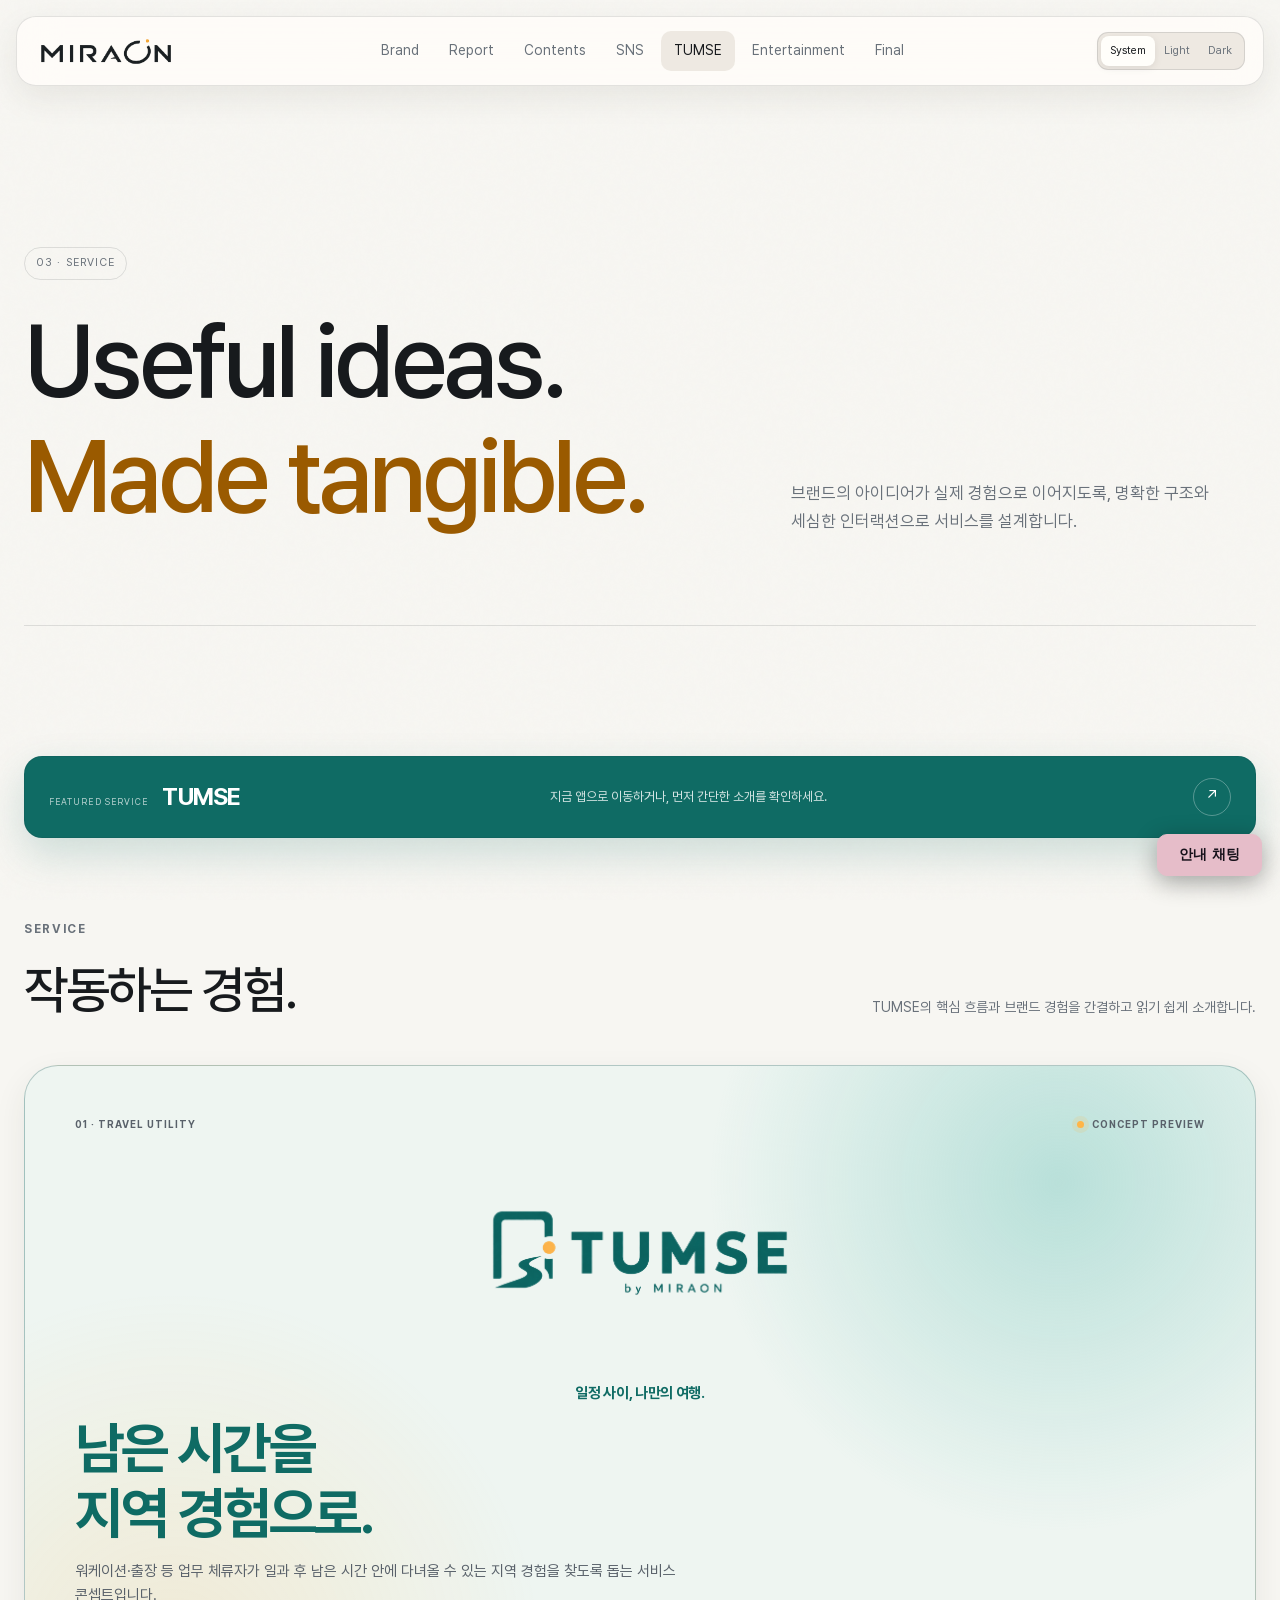
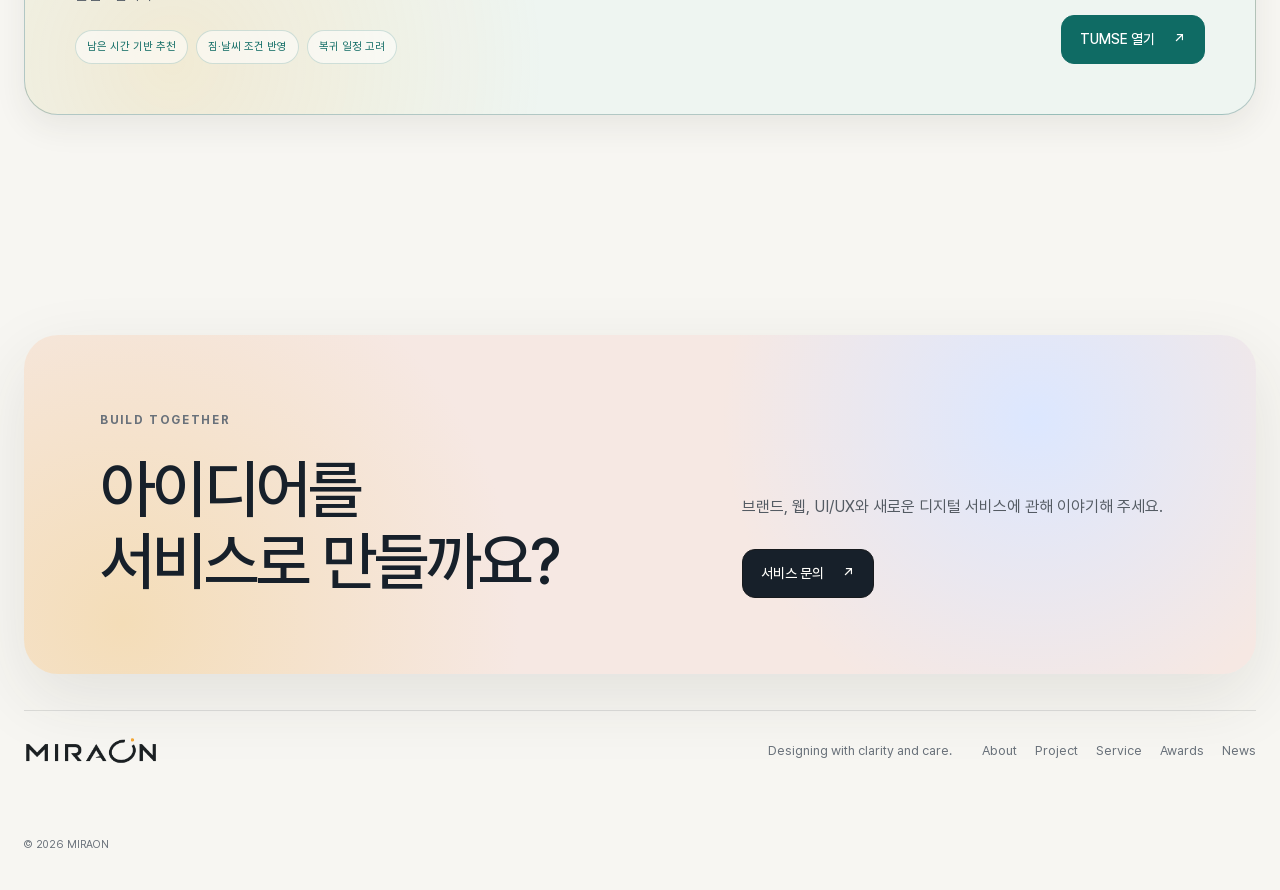
<file: service.html>
<!doctype html>
<html lang="ko" data-theme="system">
<head>
  <meta charset="utf-8">
  <meta name="viewport" content="width=device-width, initial-scale=1">
  <meta name="description" content="남은 일정 사이의 시간을 지역 경험으로 연결하는 TUMSE 서비스를 소개합니다.">
  <meta name="theme-color" content="#f6f2ec">
  <title>Service — MIRAON</title>
  <link rel="icon" type="image/png" href="assets/brand/miraon-favicon.png">
  <link rel="stylesheet" href="style.css?v=20261013-responsive">
  <script src="script.js?v=20260928-portfolio" defer></script>
<script type="module" src="chatbot/widget.js?v=20261026-3"></script></head>
<body data-page="service">
  <a class="skip-link" href="#main">본문으로 이동</a>
  <header class="site-header" data-header>
    <a class="brand" href="index.html" aria-label="MIRAON 홈">MIRAON<span>✦</span></a>
    <button class="menu-button" type="button" aria-label="메뉴 열기" aria-controls="site-nav" aria-expanded="false" data-menu-button><span></span><span></span></button>
    <nav class="site-nav" id="site-nav" aria-label="주요 메뉴" data-menu><a href="brand.html" data-nav="brand">Brand</a><a href="report.html" data-nav="report">Report</a><a href="contents.html" data-nav="contents">Contents</a><a href="sns.html" data-nav="sns">SNS</a><a href="service.html" data-nav="service">TUMSE</a><a href="entertainment.html" data-nav="entertainment">Entertainment</a><a href="final.html" data-nav="final">Final</a></nav>
    <div class="theme-switcher" role="group" aria-label="화면 테마" data-theme-switcher>
      <button type="button" data-theme-choice="system">System</button>
      <button type="button" data-theme-choice="light">Light</button>
      <button type="button" data-theme-choice="dark">Dark</button>
    </div>
  </header>

  <main id="main">
    <section class="page-hero shell reveal">
      <div><span class="page-label">03 · Service</span><h1>Useful ideas.<em>Made tangible.</em></h1></div>
      <p>브랜드의 아이디어가 실제 경험으로 이어지도록, 명확한 구조와 세심한 인터랙션으로 서비스를 설계합니다.</p>
    </section>

    <section class="section shell service-section" aria-labelledby="service-title">
      <button class="tumse-quick-entry reveal" type="button" data-service-open aria-haspopup="dialog" aria-controls="tumse-dialog">
        <span><small>Featured service</small><strong>TUMSE</strong></span>
        <span class="tumse-quick-copy">지금 앱으로 이동하거나, 먼저 간단한 소개를 확인하세요.</span>
        <span class="tumse-quick-arrow" aria-hidden="true">↗</span>
      </button>

      <div class="section-head reveal">
        <div><p class="eyebrow">Service</p><h2 id="service-title">작동하는 경험.</h2></div>
        <p class="service-heading-copy">TUMSE의 핵심 흐름과 브랜드 경험을 간결하고 읽기 쉽게 소개합니다.</p>
      </div>

      <div class="service-grid">
        <article class="service-card reveal">
          <div class="service-card-top"><span>01 · Travel utility</span><span class="service-status"><i></i>Concept preview</span></div>
          <div class="service-card-brand">
            <img src="assets/brand/tumse-logo.png" alt="TUMSE by MIRAON">
            <p>일정 사이, 나만의 여행.</p>
          </div>
          <div class="service-card-copy">
            <div>
              <h3>남은 시간을<br>지역 경험으로.</h3>
              <p>워케이션·출장 등 업무 체류자가 일과 후 남은 시간 안에 다녀올 수 있는 지역 경험을 찾도록 돕는 서비스 콘셉트입니다.</p>
              <ul class="service-feature-list" aria-label="TUMSE 핵심 기능">
                <li>남은 시간 기반 추천</li>
                <li>짐·날씨 조건 반영</li>
                <li>복귀 일정 고려</li>
              </ul>
            </div>
            <button class="button tumse-button" type="button" data-service-open aria-haspopup="dialog" aria-controls="tumse-dialog">TUMSE 열기 <span>↗</span></button>
          </div>
        </article>
      </div>
    </section>

    <section class="contact shell reveal"><div><p class="eyebrow">Build together</p><h2>아이디어를<br>서비스로 만들까요?</h2></div><div class="contact-side"><p>브랜드, 웹, UI/UX와 새로운 디지털 서비스에 관해 이야기해 주세요.</p><a class="button button-dark" href="mailto:jass10234@gmail.com">서비스 문의 <span>↗</span></a></div></section>
  </main>

  <footer class="site-footer shell">
    <a class="brand" href="index.html">MIRAON<span>✦</span></a>
    <p>Designing with clarity and care.</p>
    <div><a href="about.html">About</a><a href="project.html">Project</a><a href="service.html">Service</a><a href="awards.html">Awards</a><a href="news.html">News</a></div>
    <small>© <span data-year></span> MIRAON</small>
  </footer>

  <dialog class="service-dialog" id="tumse-dialog" aria-labelledby="tumse-title" data-service-dialog>
    <button class="service-dialog-close" type="button" aria-label="TUMSE 팝업 닫기" data-service-close><span></span><span></span></button>
    <div class="service-dialog-visual">
      <img src="assets/brand/tumse-logo.png" alt="TUMSE by MIRAON">
      <p>일정 사이, 나만의 여행.</p>
      <span>Concept preview</span>
    </div>
    <div class="service-dialog-content">
      <p class="eyebrow">TUMSE · by MIRAON</p>
      <h2 id="tumse-title">어떻게<br>살펴볼까요?</h2>
      <p class="service-dialog-lead">공개된 TUMSE 앱으로 바로 이동하거나, 아래에서 서비스의 핵심만 먼저 확인할 수 있습니다.</p>
      <div class="service-dialog-actions">
        <a class="button tumse-button" href="https://tumse.vercel.app/" target="_blank" rel="noopener noreferrer">앱 바로가기 <span>↗</span></a>
        <a class="button button-quiet" href="#tumse-summary" data-service-summary>소개 먼저 보기</a>
      </div>
      <div class="tumse-summary" id="tumse-summary" tabindex="-1">
        <span>What is TUMSE?</span>
        <p>업무 종료 후 남은 시간과 현재 위치, 이동 조건을 바탕으로 짧은 지역 경험을 탐색하는 서비스 콘셉트입니다. 기획안은 복귀 여유와 짐·날씨 조건을 함께 고려합니다.</p>
        <ul>
          <li><strong>시간</strong><span>남은 일정에 맞춘 추천</span></li>
          <li><strong>조건</strong><span>짐 보관과 날씨 정보 반영</span></li>
          <li><strong>안심</strong><span>예정 시간 내 복귀를 위한 여유</span></li>
        </ul>
      </div>
    </div>
  </dialog>
</body>
</html>
</file>
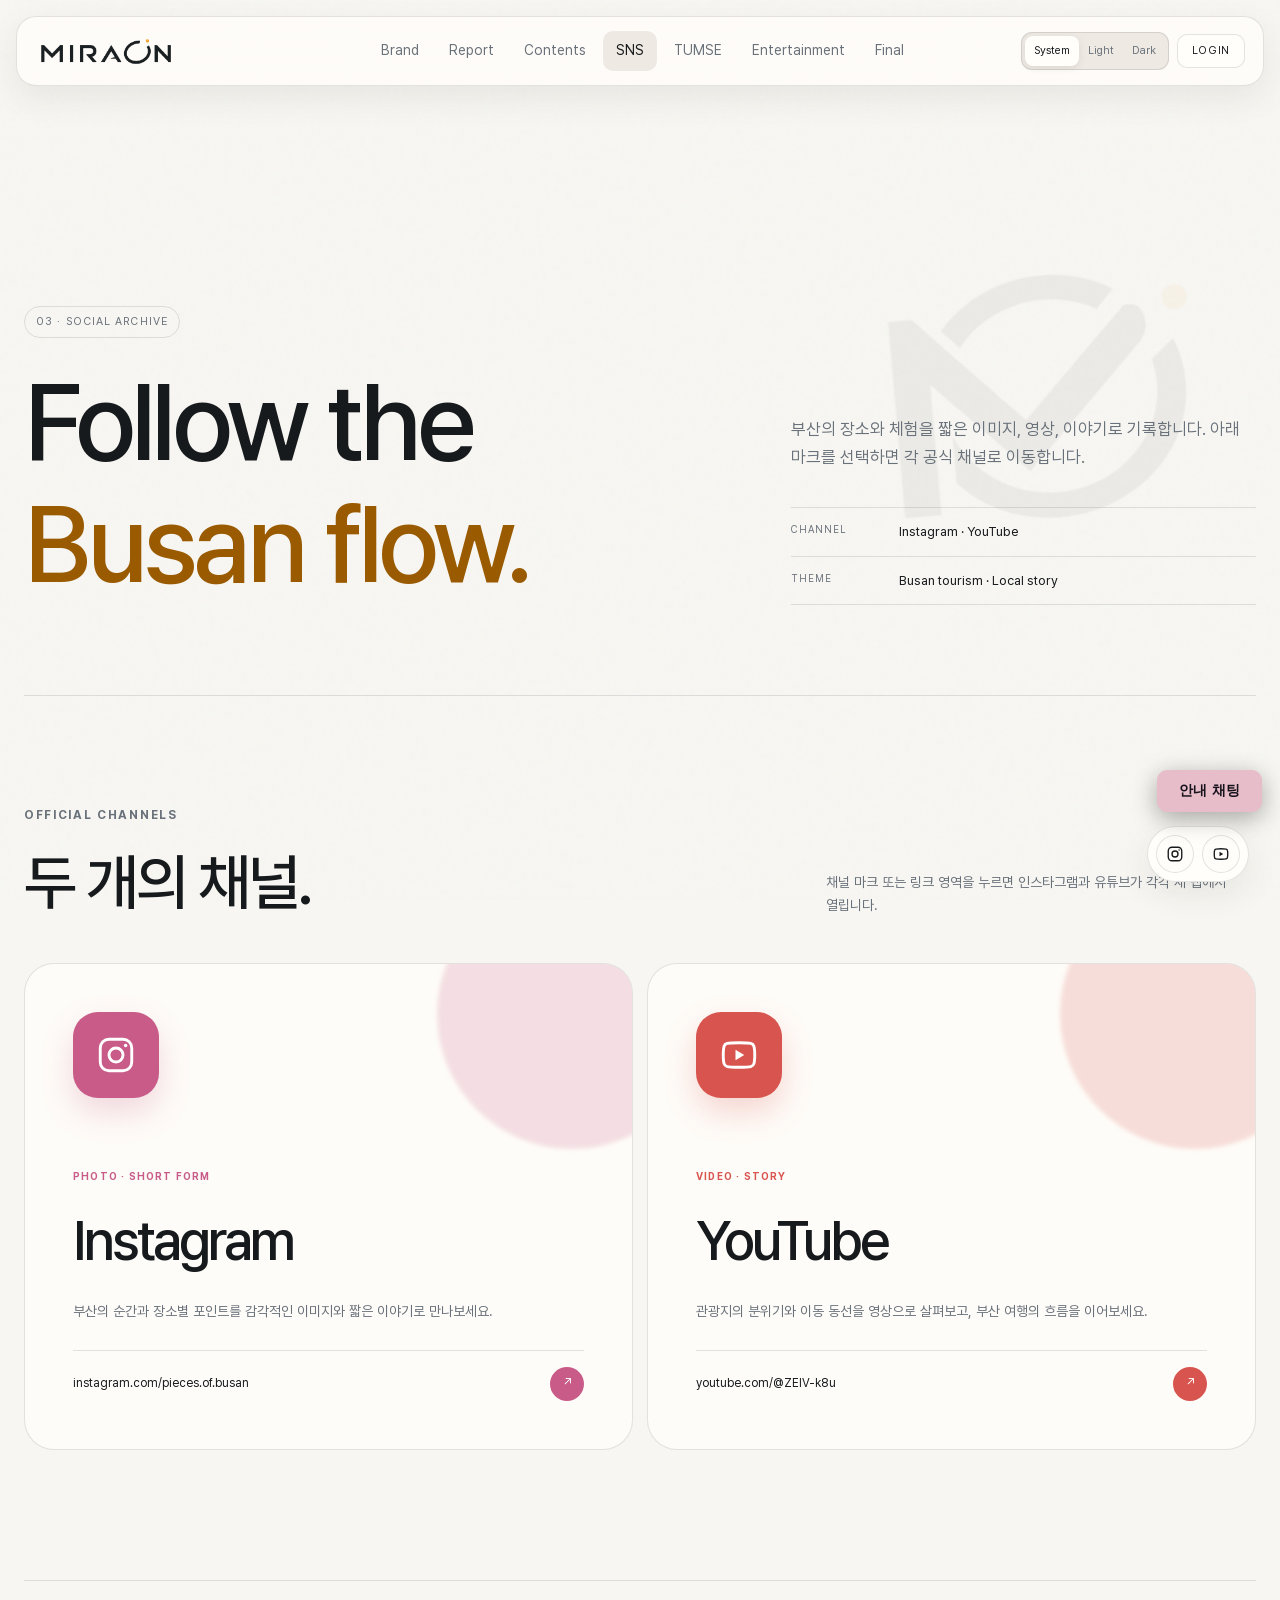
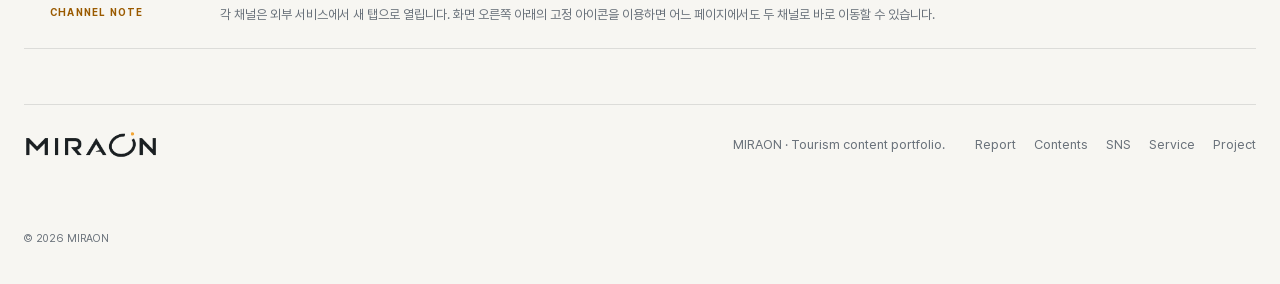
<file: sns.html>
<!doctype html>
<html lang="ko" data-theme="system">
<head>
  <meta charset="utf-8">
  <meta name="viewport" content="width=device-width, initial-scale=1">
  <meta name="description" content="SK플래닛 부산 관광 콘텐츠 아카이브의 인스타그램과 유튜브 채널 안내">
  <meta name="theme-color" content="#f6f2ec">
  <title>SNS — MIRAON Tourism Archive</title><link rel="icon" type="image/png" href="assets/brand/miraon-favicon.png">
  <link rel="stylesheet" href="style.css?v=20261013-responsive">
  <script src="script.js?v=20260928-portfolio" defer></script>
<script type="module" src="chatbot/widget.js?v=20261026-3"></script></head>
<body data-page="sns">
  <a class="skip-link" href="#main">본문으로 이동</a>

  <header class="site-header report-site-header" data-header>
    <a class="brand" href="index.html" aria-label="MIRAON 아카이브 홈">MIRAON<span aria-hidden="true">✦</span></a>
    <button class="menu-button" type="button" aria-label="메뉴 열기" aria-controls="site-nav" aria-expanded="false" data-menu-button><span></span><span></span></button>
    <nav class="site-nav" id="site-nav" aria-label="주요 메뉴" data-menu><a href="brand.html" data-nav="brand">Brand</a><a href="report.html" data-nav="report">Report</a><a href="contents.html" data-nav="contents">Contents</a><a href="sns.html" data-nav="sns">SNS</a><a href="service.html" data-nav="service">TUMSE</a><a href="entertainment.html" data-nav="entertainment">Entertainment</a><a href="final.html" data-nav="final">Final</a></nav>
    <div class="report-header-actions">
      <div class="theme-switcher" role="group" aria-label="화면 테마" data-theme-switcher>
        <button type="button" data-theme-choice="system">System</button>
        <button type="button" data-theme-choice="light">Light</button>
        <button type="button" data-theme-choice="dark">Dark</button>
      </div>
      <button class="login-mini" type="button" aria-label="로그인 기능 준비 중">Login</button>
    </div>
  </header>

  <main id="main">
    <section class="page-hero sns-page-hero shell reveal">
      <div><span class="page-label">03 · Social archive</span><h1>Follow the<em>Busan flow.</em></h1></div>
      <div class="report-hero-copy">
        <p>부산의 장소와 체험을 짧은 이미지, 영상, 이야기로 기록합니다. 아래 마크를 선택하면 각 공식 채널로 이동합니다.</p>
        <dl><div><dt>Channel</dt><dd>Instagram · YouTube</dd></div><div><dt>Theme</dt><dd>Busan tourism · Local story</dd></div></dl>
      </div>
    </section>

    <section class="section shell sns-channel-section" aria-labelledby="sns-channel-title">
      <div class="section-head reveal sns-channel-heading">
        <div><p class="eyebrow">Official channels</p><h2 id="sns-channel-title">두 개의 채널.</h2></div>
        <p>채널 마크 또는 링크 영역을 누르면 인스타그램과 유튜브가 각각 새 탭에서 열립니다.</p>
      </div>
      <div class="sns-channel-grid">
        <a class="sns-channel-card is-instagram reveal" href="https://www.instagram.com/pieces.of.busan/" target="_blank" rel="noopener noreferrer" aria-label="인스타그램 Pieces of Busan 새 탭에서 열기">
          <span class="sns-channel-mark" aria-hidden="true"><svg viewBox="0 0 24 24"><rect x="3" y="3" width="18" height="18" rx="5"></rect><circle cx="12" cy="12" r="4"></circle><circle cx="17.5" cy="6.5" r="1" fill="currentColor" stroke="none"></circle></svg></span>
          <span class="sns-channel-meta"><small>Photo · Short form</small><h2>Instagram</h2><p>부산의 순간과 장소별 포인트를 감각적인 이미지와 짧은 이야기로 만나보세요.</p><span class="sns-channel-url"><span>instagram.com/pieces.of.busan</span><span aria-hidden="true">↗</span></span></span>
        </a>
        <a class="sns-channel-card is-youtube reveal" href="https://www.youtube.com/@ZEIV-k8u" target="_blank" rel="noopener noreferrer" aria-label="유튜브 MIRAON 새 탭에서 열기">
          <span class="sns-channel-mark" aria-hidden="true"><svg viewBox="0 0 24 24"><path d="M21 12c0-2.3-.2-4.1-.5-5-.2-.8-.9-1.4-1.7-1.6C17.3 5 12 5 12 5s-5.3 0-6.8.4C4.4 5.6 3.7 6.2 3.5 7 3.2 7.9 3 9.7 3 12s.2 4.1.5 5c.2.8.9 1.4 1.7 1.6C6.7 19 12 19 12 19s5.3 0 6.8-.4c.8-.2 1.5-.8 1.7-1.6.3-.9.5-2.7.5-5Z"></path><path d="m10 9 5 3-5 3V9Z" fill="currentColor" stroke="none"></path></svg></span>
          <span class="sns-channel-meta"><small>Video · Story</small><h2>YouTube</h2><p>관광지의 분위기와 이동 동선을 영상으로 살펴보고, 부산 여행의 흐름을 이어보세요.</p><span class="sns-channel-url"><span>youtube.com/@ZEIV-k8u</span><span aria-hidden="true">↗</span></span></span>
        </a>
      </div>
    </section>

    <section class="sns-guide shell reveal" aria-label="SNS 이용 안내"><span>Channel note</span><p>각 채널은 외부 서비스에서 새 탭으로 열립니다. 화면 오른쪽 아래의 고정 아이콘을 이용하면 어느 페이지에서도 두 채널로 바로 이동할 수 있습니다.</p></section>
  </main>

  <footer class="site-footer shell">
    <a class="brand" href="index.html">MIRAON<span>✦</span></a><p>MIRAON · Tourism content portfolio.</p>
    <div><a href="report.html">Report</a><a href="contents.html">Contents</a><a href="sns.html">SNS</a><a href="service.html">Service</a><a href="final.html">Project</a></div>
    <div class="footer-socials" aria-label="고정 소셜 미디어 바로가기">
      <a class="footer-social-link" href="https://www.instagram.com/pieces.of.busan/" target="_blank" rel="noopener noreferrer" aria-label="인스타그램 Pieces of Busan 새 탭에서 열기"><svg viewBox="0 0 24 24" aria-hidden="true"><rect x="3" y="3" width="18" height="18" rx="5"></rect><circle cx="12" cy="12" r="4"></circle><circle cx="17.5" cy="6.5" r="1" fill="currentColor" stroke="none"></circle></svg></a>
      <a class="footer-social-link" href="https://www.youtube.com/@ZEIV-k8u" target="_blank" rel="noopener noreferrer" aria-label="유튜브 MIRAON 새 탭에서 열기"><svg viewBox="0 0 24 24" aria-hidden="true"><path d="M21 12c0-2.3-.2-4.1-.5-5-.2-.8-.9-1.4-1.7-1.6C17.3 5 12 5 12 5s-5.3 0-6.8.4C4.4 5.6 3.7 6.2 3.5 7 3.2 7.9 3 9.7 3 12s.2 4.1.5 5c.2.8.9 1.4 1.7 1.6C6.7 19 12 19 12 19s5.3 0 6.8-.4c.8-.2 1.5-.8 1.7-1.6.3-.9.5-2.7.5-5Z"></path><path d="m10 9 5 3-5 3V9Z" fill="currentColor" stroke="none"></path></svg></a>
    </div>
    <small>© <span data-year></span> MIRAON</small>
  </footer>
</body>
</html>
</file>
<file: style.css>
@import url('https://fonts.googleapis.com/css2?family=DM+Sans:wght@400;500;600&family=Noto+Sans+KR:wght@300;400;500;600&display=swap');

:root {
  color-scheme: light;
  --bg: #f6f2ec;
  --surface: rgba(255, 253, 249, .82);
  --surface-solid: #fffdfa;
  --surface-soft: #eee9e2;
  --ink: #17202a;
  --muted: #69717a;
  --line: rgba(25, 32, 42, .12);
  --line-strong: rgba(25, 32, 42, .22);
  --brand-orange: #f39d1f;
  --accent: #b85a0d;
  --accent-soft: #f6dfbb;
  --brand-wordmark: url("assets/brand/miraon-wordmark-dark.png");
  --brand-monogram: url("assets/brand/miraon-monogram-dark.png");
  --peach: #f1d5cf;
  --peach-soft: #faece6;
  --mint: #d9ebe1;
  --yellow: #f4e7be;
  --shadow: 0 24px 70px rgba(52, 45, 38, .10);
  --shadow-small: 0 12px 32px rgba(52, 45, 38, .08);
  --radius-xl: 34px;
  --radius-lg: 24px;
  --radius-md: 16px;
  --max: 1240px;
}

html[data-theme="dark"] {
  color-scheme: dark;
  --bg: #121519;
  --surface: rgba(29, 33, 38, .84);
  --surface-solid: #1c2025;
  --surface-soft: #252a30;
  --ink: #f3f1ec;
  --muted: #a5abb2;
  --line: rgba(255, 255, 255, .11);
  --line-strong: rgba(255, 255, 255, .22);
  --brand-orange: #f3a11f;
  --accent: #f3a11f;
  --accent-soft: #4a321a;
  --brand-wordmark: url("assets/brand/miraon-wordmark-light.png");
  --brand-monogram: url("assets/brand/miraon-monogram-light.png");
  --peach: #5b403d;
  --peach-soft: #362b2b;
  --mint: #293e36;
  --yellow: #443d28;
  --shadow: 0 26px 80px rgba(0, 0, 0, .28);
  --shadow-small: 0 12px 35px rgba(0, 0, 0, .22);
}

@media (prefers-color-scheme: dark) {
  html[data-theme="system"] {
    color-scheme: dark;
    --bg: #121519; --surface: rgba(29, 33, 38, .84); --surface-solid: #1c2025;
    --surface-soft: #252a30; --ink: #f3f1ec; --muted: #a5abb2;
    --line: rgba(255, 255, 255, .11); --line-strong: rgba(255, 255, 255, .22);
    --brand-orange: #f3a11f; --accent: #f3a11f; --accent-soft: #4a321a; --peach: #5b403d;
    --brand-wordmark: url("assets/brand/miraon-wordmark-light.png");
    --brand-monogram: url("assets/brand/miraon-monogram-light.png");
    --peach-soft: #362b2b; --mint: #293e36; --yellow: #443d28;
    --shadow: 0 26px 80px rgba(0, 0, 0, .28); --shadow-small: 0 12px 35px rgba(0, 0, 0, .22);
  }
}

* { box-sizing: border-box; }
html { scroll-behavior: smooth; }
body { margin: 0; background: var(--bg); color: var(--ink); font-family: "DM Sans", "Noto Sans KR", sans-serif; font-size: 16px; line-height: 1.65; transition: background .35s ease, color .35s ease; }
body::before { content: ""; position: fixed; inset: 0; pointer-events: none; opacity: .28; z-index: -1; background-image: url("data:image/svg+xml,%3Csvg viewBox='0 0 160 160' xmlns='http://www.w3.org/2000/svg'%3E%3Cfilter id='n'%3E%3CfeTurbulence type='fractalNoise' baseFrequency='.9' numOctaves='2' stitchTiles='stitch'/%3E%3C/filter%3E%3Crect width='100%25' height='100%25' filter='url(%23n)' opacity='.055'/%3E%3C/svg%3E"); }
a { color: inherit; text-decoration: none; }
button, input { font: inherit; }
img { display: block; max-width: 100%; }
.shell { width: min(calc(100% - 48px), var(--max)); margin-inline: auto; }
.skip-link { position: fixed; left: 16px; top: -80px; background: var(--ink); color: var(--bg); padding: 10px 16px; z-index: 1000; border-radius: 10px; }
.skip-link:focus { top: 16px; }

.site-header { width: min(calc(100% - 32px), 1360px); height: 70px; margin: 16px auto 0; padding: 0 18px 0 22px; position: sticky; top: 14px; z-index: 100; display: grid; grid-template-columns: 1fr auto 1fr; align-items: center; border: 1px solid var(--line); border-radius: 20px; background: var(--surface); backdrop-filter: blur(20px); box-shadow: var(--shadow-small); }
.brand { width: 134px; height: 32px; display: inline-flex; flex: 0 0 auto; align-items: center; overflow: hidden; font-size: 0; }
.brand::before { content: ""; width: 100%; height: 100%; display: block; background: var(--brand-wordmark) no-repeat left center / contain; }
.brand span { display: none; }
.site-nav { display: flex; gap: 4px; }
.site-nav a { padding: 8px 13px; border-radius: 10px; color: var(--muted); font-size: 14px; transition: .2s ease; }
.site-nav a:hover, .site-nav a[aria-current="page"] { background: var(--surface-soft); color: var(--ink); }
.theme-switcher { justify-self: end; display: flex; padding: 3px; border: 1px solid var(--line); border-radius: 11px; background: var(--surface-soft); }
.theme-switcher button { border: 0; padding: 6px 9px; color: var(--muted); background: transparent; border-radius: 8px; font-size: 11px; cursor: pointer; }
.theme-switcher button[aria-pressed="true"] { color: var(--ink); background: var(--surface-solid); box-shadow: 0 2px 8px rgba(0,0,0,.08); }
.menu-button { display: none; border: 0; background: transparent; width: 38px; height: 38px; padding: 10px; cursor: pointer; }
.menu-button span { display: block; width: 100%; height: 1px; margin: 6px 0; background: var(--ink); }

.hero { min-height: 750px; display: grid; grid-template-columns: .9fr 1.1fr; gap: clamp(40px, 6vw, 90px); align-items: center; padding-block: 100px 88px; }
.kicker, .eyebrow { margin: 0 0 22px; color: var(--muted); font-size: 12px; font-weight: 600; letter-spacing: .14em; text-transform: uppercase; }
.kicker { display: flex; align-items: center; gap: 9px; }
.kicker span { width: 7px; height: 7px; border-radius: 50%; background: #73ad88; box-shadow: 0 0 0 5px rgba(115,173,136,.13); }
.hero h1 { margin: 0; font-size: clamp(46px, 5.2vw, 76px); font-weight: 500; line-height: 1.12; letter-spacing: -.055em; word-break: keep-all; }
.hero h1 em, blockquote em { color: var(--accent); font-style: normal; }
.hero-intro { max-width: 570px; margin: 30px 0 0; color: var(--muted); font-size: 17px; word-break: keep-all; }
.button-row { display: flex; gap: 10px; margin-top: 36px; flex-wrap: wrap; }
.button { min-height: 48px; display: inline-flex; align-items: center; justify-content: center; gap: 18px; padding: 12px 18px; border: 1px solid var(--line); border-radius: 13px; font-size: 14px; font-weight: 500; transition: transform .25s ease, background .25s ease, border-color .25s ease; }
.button:hover { transform: translateY(-2px); }
.button-primary, .button-dark { background: var(--ink); color: var(--bg); border-color: var(--ink); }
.button-quiet { background: var(--surface); }
.button-dark { color: var(--surface-solid); background: #17202a; }

.hero-art { min-height: 520px; position: relative; display: grid; place-items: center; border: 1px solid var(--line); overflow: hidden; border-radius: var(--radius-xl); background: radial-gradient(circle at 23% 68%, var(--yellow), transparent 36%), radial-gradient(circle at 83% 20%, var(--peach), transparent 38%), var(--surface-solid); box-shadow: var(--shadow); }
.hero-image-card { width: 80%; margin: 0; position: relative; z-index: 2; overflow: hidden; border: 7px solid rgba(255,255,255,.42); border-radius: 23px; box-shadow: 0 30px 70px rgba(62,50,45,.18); transform: rotate(-2.5deg); }
.hero-image-card img { width: 100%; aspect-ratio: 16/9; object-fit: cover; }
.soft-orb { position: absolute; border-radius: 50%; filter: blur(4px); }
.orb-one { width: 180px; height: 180px; left: -40px; top: 80px; background: var(--accent-soft); }
.orb-two { width: 140px; height: 140px; right: -20px; bottom: -20px; background: var(--mint); }
.floating-card { position: absolute; z-index: 3; padding: 14px; border: 1px solid rgba(255,255,255,.48); border-radius: 15px; background: rgba(255,255,255,.78); color: #17202a; backdrop-filter: blur(14px); box-shadow: 0 16px 32px rgba(47,42,39,.12); }
.floating-theme { left: 6%; top: 9%; width: 142px; }
.floating-theme span { display: block; margin-bottom: 9px; font-size: 12px; font-weight: 600; }
.floating-theme i { display: block; height: 5px; margin: 6px 0; border-radius: 9px; background: #dce2e8; }
.floating-theme i:nth-of-type(2) { width: 75%; background: #9bacee; }
.floating-note { right: 5%; bottom: 12%; }
.floating-note small { display: block; color: #69717a; font-size: 9px; }
.floating-note strong { font-size: 13px; }
.art-caption { position: absolute; z-index: 3; left: 6%; bottom: 6%; display: flex; gap: 10px; align-items: flex-start; color: #17202a; }
.art-caption span { width: 26px; height: 26px; display: grid; place-items: center; border-radius: 50%; background: rgba(255,255,255,.8); font-size: 10px; }
.art-caption p { margin: 0; font-size: 11px; line-height: 1.4; }

.marquee { overflow: hidden; padding: 18px 0; border-block: 1px solid var(--line); color: var(--muted); white-space: nowrap; }
.marquee div { width: max-content; animation: drift 28s linear infinite; font-size: 13px; letter-spacing: .08em; text-transform: uppercase; }
.marquee i { padding: 0 22px; color: var(--accent); font-style: normal; }
@keyframes drift { to { transform: translateX(-50%); } }

.section { padding-block: 130px; }
.section-head { display: flex; justify-content: space-between; align-items: flex-end; gap: 30px; margin-bottom: 46px; }
.section-head h2, .contact h2, .page-hero h1 { margin: 0; font-weight: 500; letter-spacing: -.045em; line-height: 1.13; }
.section-head h2 { font-size: clamp(34px, 4vw, 54px); }
.text-link { padding-bottom: 6px; border-bottom: 1px solid var(--line-strong); color: var(--muted); font-size: 14px; }
.text-link span { padding-left: 12px; color: var(--ink); }
.work-grid { display: grid; grid-template-columns: 1.15fr .85fr; gap: 20px; }
.work-card { min-width: 0; padding: 10px; border: 1px solid var(--line); border-radius: 28px; background: var(--surface); transition: transform .35s ease, box-shadow .35s ease; }
.work-card:hover { transform: translateY(-5px); box-shadow: var(--shadow); }
.work-image { min-height: 360px; display: grid; place-items: center; overflow: hidden; border-radius: 20px; }
.image-peach { background: linear-gradient(145deg, var(--peach-soft), var(--yellow)); }
.image-blue { background: linear-gradient(145deg, var(--accent-soft), var(--mint)); }
.work-image img { width: 80%; border-radius: 16px; box-shadow: 0 24px 60px rgba(46,47,55,.18); transition: transform .55s ease; }
.work-card:hover img { transform: scale(1.025) rotate(.4deg); }
.work-card:not(.work-card-large) .work-image img { width: 73%; aspect-ratio: 4/5; object-fit: cover; object-position: top; }
.work-meta { min-height: 180px; padding: 24px 18px 16px; display: flex; align-items: flex-start; justify-content: space-between; gap: 20px; }
.pill { display: inline-flex; padding: 4px 9px; border: 1px solid var(--line); border-radius: 999px; color: var(--muted); font-size: 10px; letter-spacing: .06em; text-transform: uppercase; }
.work-meta h3 { margin: 15px 0 7px; font-size: 24px; font-weight: 500; letter-spacing: -.025em; }
.work-meta p { max-width: 450px; margin: 0; color: var(--muted); font-size: 14px; }
.round-arrow { flex: 0 0 38px; height: 38px; display: grid; place-items: center; border: 1px solid var(--line); border-radius: 50%; }
.project-entry-link { min-height: 150px; margin-top: 20px; padding: 26px 28px; display: grid; grid-template-columns: 50px 1fr auto; align-items: center; gap: 22px; border: 1px solid var(--line); border-radius: var(--radius-lg); background: linear-gradient(105deg, var(--surface), var(--peach-soft)); transition: transform .3s ease, box-shadow .3s ease; }
.project-entry-link:hover { transform: translateY(-4px); box-shadow: var(--shadow-small); }
.project-entry-number { color: var(--accent); font-size: 12px; }
.project-entry-link h3 { margin: 10px 0 4px; font-size: 27px; font-weight: 500; letter-spacing: -.03em; }
.project-entry-link p { margin: 0; color: var(--muted); font-size: 13px; }

.philosophy-block { display: grid; grid-template-columns: 1fr 1fr; gap: 8vw; border-top: 1px solid var(--line); }
.quote blockquote { margin: 0; font-size: clamp(31px, 3.7vw, 52px); line-height: 1.3; letter-spacing: -.045em; word-break: keep-all; }
.principles article { display: grid; grid-template-columns: 44px 1fr; gap: 14px; padding: 24px 0; border-bottom: 1px solid var(--line); }
.principles article:first-child { border-top: 1px solid var(--line); }
.principles span { color: var(--accent); font-size: 12px; }
.principles h3 { margin: 0 0 4px; font-size: 18px; font-weight: 500; }
.principles p { margin: 0; color: var(--muted); font-size: 14px; }
.snapshots { padding-top: 40px; }
.snapshot-grid { display: grid; grid-template-columns: 1fr 1fr; gap: 14px; }
.snapshot-card { min-height: 210px; display: grid; grid-template-columns: auto 1fr auto; align-items: end; gap: 24px; padding: 28px; border: 1px solid var(--line); border-radius: var(--radius-lg); background: var(--surface); transition: background .25s ease, transform .25s ease; }
.snapshot-card:hover { background: var(--surface-solid); transform: translateY(-3px); }
.snapshot-index { width: 44px; height: 44px; display: grid; place-items: center; align-self: start; border-radius: 50%; background: var(--accent-soft); color: var(--accent); font-weight: 600; }
.snapshot-card p { margin: 0 0 5px; color: var(--muted); font-size: 12px; }
.snapshot-card h3 { margin: 0; font-size: 21px; font-weight: 500; word-break: keep-all; }
.contact { margin-top: 90px; margin-bottom: 36px; padding: clamp(38px, 6vw, 76px); display: grid; grid-template-columns: 1.15fr .85fr; align-items: end; gap: 50px; border-radius: var(--radius-xl); color: #17202a; background: radial-gradient(circle at 82% 25%, #dce7ff, transparent 30%), radial-gradient(circle at 8% 85%, #f4ddb8, transparent 34%), #f6e8e3; box-shadow: var(--shadow); }
.contact h2 { font-size: clamp(43px, 5vw, 70px); }
.contact-side p { max-width: 430px; margin: 0 0 28px; color: #545b63; }

.site-footer { min-height: 180px; display: grid; grid-template-columns: 1fr auto auto; align-items: center; gap: 30px; border-top: 1px solid var(--line); color: var(--muted); font-size: 13px; }
.site-footer > div { min-width: 0; display: flex; flex-wrap: wrap; gap: 10px 18px; }
.site-footer > p { min-width: 0; word-break: keep-all; overflow-wrap: anywhere; }
.site-footer .footer-socials { position: fixed; z-index: 70; right: clamp(16px, 2.4vw, 34px); bottom: max(18px, env(safe-area-inset-bottom)); display: flex; gap: 8px; padding: 8px; border: 1px solid var(--line); border-radius: 999px; background: var(--surface-solid); box-shadow: var(--shadow-small); }
.footer-social-link { width: 38px; height: 38px; display: inline-grid; place-items: center; border: 1px solid var(--line); border-radius: 50%; color: var(--ink); background: var(--surface); transition: color .2s ease, background .2s ease, border-color .2s ease, transform .2s ease; }
.footer-social-link svg { width: 18px; height: 18px; fill: none; stroke: currentColor; stroke-width: 1.8; stroke-linecap: round; stroke-linejoin: round; }
.footer-social-link:hover { color: #17202a; background: var(--brand-orange); border-color: var(--brand-orange); transform: translateY(-2px); }
.footer-social-link:focus-visible { outline: 2px solid var(--accent); outline-offset: 3px; }
.site-footer small { grid-column: 1/-1; padding-bottom: 20px; }
.archive-image-fallback { display: grid; place-items: center; background: var(--surface-soft); }
.archive-image-fallback .brand { width: min(70%, 360px); height: 88px; }

/* Inner pages */
.page-hero { min-height: 540px; padding-block: 135px 90px; display: grid; grid-template-columns: 1.2fr .8fr; gap: 70px; align-items: end; border-bottom: 1px solid var(--line); }
.page-hero h1 { font-size: clamp(58px, 8vw, 112px); }
.page-hero h1 em { display: block; color: var(--accent); font-style: normal; }
.page-hero > p { max-width: 480px; margin: 0; color: var(--muted); font-size: 17px; word-break: keep-all; }
.page-label { display: inline-flex; margin-bottom: 24px; padding: 6px 11px; border: 1px solid var(--line); border-radius: 999px; color: var(--muted); font-size: 11px; text-transform: uppercase; letter-spacing: .1em; }
.profile-layout { display: grid; grid-template-columns: .82fr 1.18fr; gap: 7vw; }
.portrait-card { min-height: 520px; position: relative; display: grid; place-items: center; overflow: hidden; border-radius: var(--radius-xl); background: radial-gradient(circle at 70% 20%, var(--peach), transparent 38%), radial-gradient(circle at 20% 80%, var(--accent-soft), transparent 40%), var(--surface-solid); }
.portrait-mark { font-size: clamp(120px, 18vw, 240px); font-weight: 600; letter-spacing: -.12em; color: var(--ink); opacity: .9; }
.portrait-card small { position: absolute; left: 24px; bottom: 22px; padding: 6px 10px; border-radius: 999px; background: var(--surface); }
.body-copy h2 { margin: 0 0 28px; font-size: clamp(33px, 4vw, 54px); font-weight: 500; line-height: 1.25; letter-spacing: -.04em; word-break: keep-all; }
.body-copy > p { color: var(--muted); font-size: 17px; }
.fact-list { margin-top: 50px; }
.fact-list > div { display: grid; grid-template-columns: 150px 1fr; padding: 18px 0; border-bottom: 1px solid var(--line); }
.fact-list dt { color: var(--muted); font-size: 12px; text-transform: uppercase; letter-spacing: .08em; }
.fact-list dd { margin: 0; }
.capability-grid { display: grid; grid-template-columns: repeat(3, 1fr); gap: 14px; }
.info-card { min-height: 300px; padding: 28px; display: flex; flex-direction: column; border: 1px solid var(--line); border-radius: var(--radius-lg); background: var(--surface); }
.info-card > span { color: var(--accent); font-size: 12px; }
.info-card h3 { margin: auto 0 9px; font-size: 23px; font-weight: 500; }
.info-card p { margin: 0; color: var(--muted); font-size: 14px; }
.process-list { display: grid; grid-template-columns: repeat(4, 1fr); border-block: 1px solid var(--line); }
.process-list div { padding: 28px 18px; border-right: 1px solid var(--line); }
.process-list div:last-child { border: 0; }
.process-list span { color: var(--accent); font-size: 11px; }
.process-list strong { display: block; margin-top: 30px; font-size: 19px; font-weight: 500; }

/* Service */
.service-section { --tumse-green: #0f6b64; --tumse-mint: #78c7bd; --tumse-mist: #eef5f1; --tumse-amber: #ffb547; }
.service-heading-copy { max-width: 390px; margin: 0; color: var(--muted); font-size: 14px; word-break: keep-all; }
.tumse-quick-entry { width: 100%; margin: 0 0 82px; padding: 20px 24px; display: grid; grid-template-columns: 1fr 1.3fr auto; align-items: center; gap: 24px; border: 1px solid color-mix(in srgb, var(--tumse-green) 25%, var(--line)); border-radius: 18px; color: #fff; background: var(--tumse-green); text-align: left; cursor: pointer; box-shadow: 0 16px 40px color-mix(in srgb, var(--tumse-green) 18%, transparent); transition: transform .25s ease, box-shadow .25s ease; }
.tumse-quick-entry:hover { transform: translateY(-3px); box-shadow: 0 22px 55px color-mix(in srgb, var(--tumse-green) 25%, transparent); }
.tumse-quick-entry > span:first-child { display: flex; align-items: baseline; gap: 14px; }
.tumse-quick-entry small { color: rgba(255,255,255,.7); font-size: 9px; letter-spacing: .12em; text-transform: uppercase; }
.tumse-quick-entry strong { font-size: 24px; font-weight: 600; letter-spacing: -.03em; }
.tumse-quick-copy { color: rgba(255,255,255,.82); font-size: 13px; word-break: keep-all; }
.tumse-quick-arrow { width: 38px; height: 38px; display: grid; place-items: center; border: 1px solid rgba(255,255,255,.3); border-radius: 50%; font-size: 15px; }
.service-grid { display: grid; grid-template-columns: minmax(0, 1fr); }
.service-card { min-height: 650px; padding: clamp(28px, 4vw, 50px); display: flex; flex-direction: column; overflow: hidden; position: relative; border: 1px solid color-mix(in srgb, #0f6b64 18%, var(--line)); border-radius: var(--radius-xl); background: radial-gradient(circle at 84% 18%, rgba(120,199,189,.45), transparent 30%), radial-gradient(circle at 12% 92%, rgba(255,181,71,.17), transparent 30%), #eef5f1; color: #171a1d; box-shadow: var(--shadow-small); }
.service-card-top { display: flex; justify-content: space-between; align-items: center; gap: 20px; color: #59616a; font-size: 10px; font-weight: 600; letter-spacing: .1em; text-transform: uppercase; }
.service-status { display: inline-flex; align-items: center; gap: 8px; }
.service-status i { width: 7px; height: 7px; border-radius: 50%; background: var(--tumse-amber); box-shadow: 0 0 0 5px rgba(255,181,71,.15); }
.service-card-brand { margin: auto 0; display: grid; justify-items: center; gap: 18px; }
.service-card-brand img { width: min(620px, 82%); max-height: 220px; object-fit: contain; }
.service-card-brand p { margin: 0; color: var(--tumse-green); font-size: 15px; font-weight: 600; letter-spacing: -.02em; }
.service-card-copy { display: grid; grid-template-columns: 1fr auto; align-items: end; gap: 40px; }
.service-card-copy h3 { margin: 0 0 13px; color: var(--tumse-green); font-size: clamp(34px, 4.4vw, 58px); font-weight: 600; line-height: 1.15; letter-spacing: -.055em; }
.service-card-copy p { max-width: 620px; margin: 0; color: #59616a; font-size: 15px; word-break: keep-all; }
.service-feature-list { margin: 22px 0 0; padding: 0; display: flex; flex-wrap: wrap; gap: 8px; list-style: none; }
.service-feature-list li { padding: 7px 11px; border: 1px solid rgba(15,107,100,.18); border-radius: 999px; color: var(--tumse-green); background: rgba(255,255,255,.55); font-size: 11px; }
.tumse-button { border-color: var(--tumse-green); color: #fff; background: var(--tumse-green); cursor: pointer; }
.tumse-button:hover { background: #0b5a54; border-color: #0b5a54; }

body.service-modal-open { overflow: hidden; }
.service-dialog { --tumse-green: #0f6b64; --tumse-mint: #78c7bd; --tumse-mist: #eef5f1; --tumse-amber: #ffb547; width: min(1040px, calc(100% - 48px)); max-width: none; max-height: min(760px, calc(100dvh - 48px)); padding: 0; overflow: hidden; border: 1px solid rgba(15,107,100,.18); border-radius: 30px; color: #171a1d; background: #fff; box-shadow: 0 36px 110px rgba(10, 15, 20, .34); opacity: 0; transform: translateY(16px) scale(.985); transition: opacity .24s ease, transform .35s cubic-bezier(.2,.8,.2,1); }
.service-dialog[open] { display: grid; grid-template-columns: .86fr 1.14fr; }
.service-dialog.is-open { opacity: 1; transform: none; }
.service-dialog::backdrop { background: rgba(15, 19, 24, .64); backdrop-filter: blur(10px); }
.service-dialog-close { width: 42px; height: 42px; position: absolute; z-index: 2; right: 18px; top: 18px; border: 1px solid rgba(15,107,100,.18); border-radius: 50%; color: var(--tumse-green); background: #fff; cursor: pointer; transition: transform .2s ease, background .2s ease; }
.service-dialog-close:hover { color: #171a1d; background: var(--tumse-amber); transform: rotate(5deg); }
.service-dialog-close span { width: 15px; height: 1px; position: absolute; left: 50%; top: 50%; background: currentColor; transform: translate(-50%, -50%) rotate(45deg); }
.service-dialog-close span:last-child { transform: translate(-50%, -50%) rotate(-45deg); }
.service-dialog-visual { min-height: 650px; padding: 48px; display: flex; flex-direction: column; align-items: center; justify-content: center; gap: 20px; overflow: hidden; color: var(--tumse-green); background: radial-gradient(circle at 75% 20%, rgba(120,199,189,.45), transparent 34%), var(--tumse-mist); text-align: center; }
.service-dialog-visual img { width: min(360px, 90%); max-height: 220px; object-fit: contain; }
.service-dialog-visual p { margin: 0; font-size: 19px; font-weight: 600; letter-spacing: -.03em; }
.service-dialog-visual span { margin-top: 14px; padding: 7px 11px; border: 1px solid rgba(15,107,100,.2); border-radius: 999px; font-size: 9px; letter-spacing: .08em; text-transform: uppercase; }
.service-dialog-content { padding: clamp(48px, 6vw, 74px); overflow-y: auto; align-self: stretch; }
.service-dialog-content .eyebrow { color: var(--tumse-green); }
.service-dialog-content h2 { margin: 0; color: var(--tumse-green); font-size: clamp(46px, 6vw, 72px); font-weight: 600; line-height: 1.08; letter-spacing: -.06em; }
.service-dialog-lead { max-width: 470px; margin: 22px 0 28px; color: #59616a; font-size: 15px; word-break: keep-all; }
.service-dialog-actions { display: flex; flex-wrap: wrap; gap: 9px; margin-bottom: 36px; }
.tumse-summary { padding-top: 28px; border-top: 1px solid rgba(15,107,100,.17); outline: none; }
.tumse-summary > span { color: var(--tumse-green); font-size: 10px; font-weight: 700; letter-spacing: .12em; text-transform: uppercase; }
.tumse-summary > p { margin: 12px 0 20px; color: #59616a; font-size: 13px; word-break: keep-all; }
.tumse-summary ul { margin: 0; padding: 0; list-style: none; }
.tumse-summary li { display: grid; grid-template-columns: 58px 1fr; gap: 14px; padding: 10px 0; border-top: 1px solid rgba(15,107,100,.12); }
.tumse-summary li strong { color: var(--tumse-green); font-size: 12px; }
.tumse-summary li span { color: #59616a; font-size: 12px; }

.filter-bar { display: flex; gap: 8px; padding-top: 35px; }
.filter-button { padding: 9px 14px; border: 1px solid var(--line); border-radius: 999px; color: var(--muted); background: transparent; cursor: pointer; }
.filter-button.active { color: var(--surface-solid); background: var(--ink); }
.project-index-section { padding-top: 95px; }
.project-index-heading { display: grid; grid-template-columns: 1fr auto; align-items: end; gap: 30px; margin-bottom: 32px; }
.project-index-heading h2 { margin: 0; font-size: clamp(34px, 4vw, 54px); font-weight: 500; line-height: 1.13; letter-spacing: -.045em; }
.project-index-heading > p { max-width: 320px; margin: 0; color: var(--muted); font-size: 14px; }
.project-index-list { border-top: 1px solid var(--line); }
.project-index-item { border-bottom: 1px solid var(--line); scroll-margin-top: 115px; }
.project-index-toggle { width: 100%; min-height: 126px; padding: 22px 0; display: grid; grid-template-columns: 80px 1fr 44px; align-items: center; gap: 20px; border: 0; color: var(--ink); background: transparent; text-align: left; cursor: pointer; }
.project-index-no { color: var(--accent); font-size: 12px; }
.project-index-title small { display: block; margin-bottom: 5px; color: var(--muted); font-size: 10px; font-weight: 500; letter-spacing: .08em; text-transform: uppercase; }
.project-index-title strong { font-size: clamp(29px, 4vw, 46px); font-weight: 500; letter-spacing: -.04em; }
.project-index-icon { width: 40px; height: 40px; position: relative; border: 1px solid var(--line); border-radius: 50%; transition: background .25s ease, transform .35s ease; }
.project-index-icon::before, .project-index-icon::after { content: ""; position: absolute; left: 50%; top: 50%; width: 12px; height: 1px; background: currentColor; transform: translate(-50%, -50%); }
.project-index-icon::after { transform: translate(-50%, -50%) rotate(90deg); transition: transform .25s ease; }
.project-index-toggle:hover .project-index-icon { background: var(--surface-soft); }
.project-index-toggle[aria-expanded="true"] .project-index-icon { transform: rotate(180deg); background: var(--ink); color: var(--bg); }
.project-index-toggle[aria-expanded="true"] .project-index-icon::after { transform: translate(-50%, -50%) rotate(0); }
.project-toc { margin: 0 0 28px 80px; padding: 28px; border: 1px solid var(--line); border-radius: var(--radius-lg); background: var(--surface); }
.project-toc[hidden] { display: none; }
.project-toc > p { margin: 0 0 16px; color: var(--muted); font-size: 10px; font-weight: 600; letter-spacing: .12em; text-transform: uppercase; }
.project-toc ol { margin: 0; padding: 0; list-style: none; }
.project-toc li { min-height: 64px; display: grid; grid-template-columns: 54px 1fr; align-items: center; gap: 12px; border-top: 1px solid var(--line); }
.project-toc li span { color: var(--accent); font-size: 11px; }
.project-toc li strong { font-size: 16px; font-weight: 500; word-break: keep-all; }
.project-list { display: grid; gap: 90px; }
.project-case { display: grid; grid-template-columns: 1.15fr .85fr; gap: 5vw; scroll-margin-top: 120px; }
.case-visual { min-height: 520px; display: grid; place-items: center; overflow: hidden; border-radius: var(--radius-xl); background: linear-gradient(145deg, var(--peach-soft), var(--yellow)); }
.case-visual.blue { background: linear-gradient(145deg, var(--accent-soft), var(--mint)); }
.case-visual img { width: 80%; border-radius: 18px; box-shadow: var(--shadow); }
.case-visual.tall img { width: 62%; aspect-ratio: 4/5; object-fit: cover; object-position: top; }
.case-copy { padding-block: 24px; }
.case-copy h2 { margin: 12px 0 16px; font-size: clamp(35px, 4vw, 53px); font-weight: 500; line-height: 1.12; letter-spacing: -.04em; }
.case-copy > p { color: var(--muted); }
.case-details { margin: 38px 0 0; }
.case-details div { display: grid; grid-template-columns: 110px 1fr; padding: 14px 0; border-top: 1px solid var(--line); }
.case-details dt { color: var(--muted); font-size: 12px; }
.case-details dd { margin: 0; font-size: 14px; }
.project-case[hidden] { display: none; }

.record-list { border-top: 1px solid var(--line); }
.record-row { min-height: 116px; display: grid; grid-template-columns: 100px 1fr auto; gap: 30px; align-items: center; border-bottom: 1px solid var(--line); }
.record-row time, .record-row > span { color: var(--muted); font-size: 12px; }
.record-row h3 { margin: 0 0 4px; font-size: 21px; font-weight: 500; }
.record-row p { margin: 0; color: var(--muted); font-size: 13px; }
.honest-note { margin-top: 28px; padding: 20px 22px; border-radius: var(--radius-md); background: var(--yellow); color: var(--ink); font-size: 13px; }
.news-feature { display: grid; grid-template-columns: 1fr 1fr; min-height: 480px; overflow: hidden; border: 1px solid var(--line); border-radius: var(--radius-xl); background: var(--surface); }
.news-feature-image { display: grid; place-items: center; background: linear-gradient(145deg, var(--peach-soft), var(--accent-soft)); }
.news-feature-image img { width: 76%; border-radius: 15px; box-shadow: var(--shadow); }
.news-feature-copy { padding: clamp(35px, 6vw, 70px); display: flex; flex-direction: column; justify-content: center; }
.news-feature-copy h2 { margin: 16px 0; font-size: clamp(34px, 4vw, 54px); font-weight: 500; line-height: 1.18; letter-spacing: -.04em; word-break: keep-all; }
.news-feature-copy p { color: var(--muted); }
.journal-grid { display: grid; grid-template-columns: repeat(3, 1fr); gap: 14px; }
.journal-card { min-height: 260px; padding: 25px; display: flex; flex-direction: column; border: 1px solid var(--line); border-radius: var(--radius-lg); background: var(--surface); }
.journal-card time { color: var(--muted); font-size: 11px; }
.journal-card h3 { margin: auto 0 8px; font-size: 21px; font-weight: 500; line-height: 1.35; }
.journal-card p { margin: 0; color: var(--muted); font-size: 13px; }

.reveal { opacity: 0; transform: translateY(18px); transition: opacity .7s ease, transform .7s cubic-bezier(.2,.7,.2,1); }
.reveal.is-visible { opacity: 1; transform: none; }
@media (prefers-reduced-motion: reduce) { *, *::before, *::after { scroll-behavior: auto !important; animation-duration: .01ms !important; animation-iteration-count: 1 !important; transition-duration: .01ms !important; } .reveal { opacity: 1; transform: none; } }

@media (max-width: 900px) {
  .site-header { grid-template-columns: 1fr auto auto; }
  .menu-button { display: block; order: 2; }
  .theme-switcher { order: 1; }
  .site-nav { position: absolute; left: 0; right: 0; top: calc(100% + 8px); display: none; flex-direction: column; padding: 10px; border: 1px solid var(--line); border-radius: 17px; background: var(--surface-solid); box-shadow: var(--shadow-small); }
  .site-nav.is-open { display: flex; }
  .hero, .page-hero, .profile-layout, .project-case, .contact { grid-template-columns: 1fr; }
  .hero { padding-top: 80px; }
  .hero-art { min-height: 500px; }
  .page-hero { min-height: 480px; }
  .work-grid, .philosophy-block { grid-template-columns: 1fr; }
  .work-card:not(.work-card-large) .work-image img { width: 60%; }
  .capability-grid, .journal-grid { grid-template-columns: 1fr 1fr; }
  .process-list { grid-template-columns: 1fr 1fr; }
  .process-list div:nth-child(2) { border-right: 0; }
  .process-list div:nth-child(-n+2) { border-bottom: 1px solid var(--line); }
  .news-feature { grid-template-columns: 1fr; }
  .news-feature-image { min-height: 340px; }
  .project-index-heading { grid-template-columns: 1fr; align-items: start; }
  .site-footer { grid-template-columns: minmax(0, 1fr); padding-block: 50px 20px; gap: 14px; }
  .site-footer small { grid-column: auto; }
}

@media (max-width: 620px) {
  .shell { width: min(calc(100% - 28px), var(--max)); }
  .site-header { width: calc(100% - 20px); margin-top: 10px; padding-inline: 14px; }
  .theme-switcher button { width: 30px; height: 30px; padding: 0; overflow: hidden; text-indent: -100px; position: relative; }
  .theme-switcher button::after { content: "A"; position: absolute; inset: 0; display: grid; place-items: center; text-indent: 0; font-size: 10px; }
  .theme-switcher button[data-theme-choice="system"]::after { content: "◐"; }
  .theme-switcher button[data-theme-choice="light"]::after { content: "☼"; }
  .theme-switcher button[data-theme-choice="dark"]::after { content: "☾"; }
  .hero { min-height: auto; padding-block: 80px 60px; }
  .hero h1 { font-size: 44px; }
  .hero-art { min-height: 370px; }
  .hero-image-card { width: 90%; }
  .floating-theme { width: 116px; left: 3%; top: 5%; }
  .floating-note { right: 3%; bottom: 7%; }
  .art-caption { display: none; }
  .section { padding-block: 88px; }
  .section-head { align-items: flex-start; flex-direction: column; margin-bottom: 30px; }
  .work-image { min-height: 270px; }
  .work-meta { min-height: 160px; }
  .project-entry-link { grid-template-columns: 35px 1fr auto; padding: 22px 18px; }
  .project-entry-link p { display: none; }
  .snapshot-grid, .capability-grid, .journal-grid { grid-template-columns: 1fr; }
  .snapshot-card { min-height: 170px; }
  .contact { margin-top: 40px; padding: 36px 25px; }
  .site-footer { grid-template-columns: 1fr; padding-block: 50px 20px; gap: 14px; }
  .site-footer .footer-socials { right: 14px; bottom: max(14px, env(safe-area-inset-bottom)); margin: 0; }
  .site-footer small { grid-column: auto; }
  .page-hero { padding-block: 100px 70px; gap: 30px; }
  .page-hero h1 { font-size: 58px; }
  .project-index-section { padding-top: 70px; }
  .project-index-toggle { grid-template-columns: 38px 1fr 40px; min-height: 108px; gap: 12px; }
  .project-toc { margin-left: 0; padding: 20px; }
  .project-toc li { min-height: 58px; grid-template-columns: 38px 1fr; }
  .fact-list > div { grid-template-columns: 100px 1fr; }
  .process-list { grid-template-columns: 1fr; }
  .process-list div, .process-list div:nth-child(2) { border-right: 0; border-bottom: 1px solid var(--line); }
  .case-visual { min-height: 360px; }
  .record-row { grid-template-columns: 70px 1fr; padding-block: 20px; }
  .record-row > span { grid-column: 2; }
}

/* Tourism report */
.report-site-header { grid-template-columns: 1fr auto 1fr; }
.report-header-actions { justify-self: end; display: flex; align-items: center; gap: 8px; }
.login-mini { min-width: 68px; height: 34px; padding: 0 14px; border: 1px solid var(--line); border-radius: 10px; color: var(--ink); background: var(--surface-solid); font-size: 11px; letter-spacing: .06em; text-transform: uppercase; cursor: pointer; transition: color .2s ease, background .2s ease, border-color .2s ease; }
.login-mini:hover { color: #17202a; background: var(--brand-orange); border-color: var(--brand-orange); }
.report-page-hero { min-height: 610px; }
.report-page-hero, .sns-page-hero { position: relative; isolation: isolate; overflow: hidden; }
.report-page-hero::after, .sns-page-hero::after { content: ""; width: clamp(190px, 27vw, 350px); aspect-ratio: 217 / 180; position: absolute; z-index: 0; right: clamp(4px, 3vw, 44px); top: 50%; background: var(--brand-monogram) no-repeat center / contain; opacity: .055; transform: translateY(-48%) rotate(-5deg); pointer-events: none; }
.report-page-hero > *, .sns-page-hero > * { position: relative; z-index: 1; }
.report-page-hero h1 { max-width: 850px; font-size: clamp(56px, 8.4vw, 118px); }
.report-hero-copy > p { max-width: 470px; margin: 0 0 36px; color: var(--muted); font-size: 17px; word-break: keep-all; }
.report-hero-copy dl { margin: 0; border-top: 1px solid var(--line); }
.report-hero-copy dl div { display: grid; grid-template-columns: 90px 1fr; gap: 18px; padding: 13px 0; border-bottom: 1px solid var(--line); }
.report-hero-copy dt { color: var(--muted); font-size: 10px; letter-spacing: .1em; text-transform: uppercase; }
.report-hero-copy dd { margin: 0; font-size: 13px; }
.destination-section { padding-top: 110px; }
.destination-heading > p { max-width: 410px; margin: 0; color: var(--muted); font-size: 14px; word-break: keep-all; }
.destination-heading h2 { margin: 0; font-size: clamp(37px, 4.8vw, 64px); font-weight: 500; letter-spacing: -.05em; }
.destination-filters { display: flex; flex-wrap: wrap; gap: 8px; margin-bottom: 26px; }
.destination-filter { min-height: 39px; padding: 8px 15px; border: 1px solid var(--line); border-radius: 999px; color: var(--muted); background: transparent; font-size: 12px; cursor: pointer; transition: color .2s ease, background .2s ease, border-color .2s ease, transform .2s ease; }
.destination-filter:hover { color: #17202a; background: var(--brand-orange); border-color: var(--brand-orange); transform: translateY(-2px); }
.destination-filter.is-active { color: var(--surface-solid); background: var(--ink); border-color: var(--ink); }
.destination-filter.is-active:hover { background: var(--accent); border-color: var(--accent); }
.destination-grid { display: grid; grid-template-columns: repeat(3, 1fr); gap: 14px; }
.destination-card { min-width: 0; padding: 9px; overflow: hidden; border: 1px solid var(--line); border-radius: 27px; color: var(--ink); background: var(--surface); text-align: left; cursor: pointer; transition: transform .32s ease, box-shadow .32s ease, border-color .25s ease; }
.destination-card:hover { transform: translateY(-7px); border-color: var(--line-strong); box-shadow: var(--shadow); }
.destination-card[hidden] { display: none; }
.destination-image { min-height: 410px; position: relative; display: block; overflow: hidden; border-radius: 20px; background: var(--surface-soft); }
.destination-image::after { content: ""; position: absolute; inset: 45% 0 0; background: linear-gradient(transparent, rgba(9, 15, 22, .42)); pointer-events: none; }
.destination-image img { width: 100%; height: 100%; position: absolute; inset: 0; object-fit: cover; transition: transform .55s cubic-bezier(.2,.7,.2,1), filter .4s ease; }
.destination-card:hover .destination-image img { transform: scale(1.045); filter: saturate(1.05); }
.destination-open { position: absolute; z-index: 2; right: 14px; bottom: 14px; display: inline-flex; align-items: center; gap: 10px; padding: 8px 9px 8px 13px; border: 1px solid rgba(255,255,255,.5); border-radius: 999px; color: #17202a; background: rgba(255,255,255,.86); backdrop-filter: blur(12px); font-size: 10px; letter-spacing: .08em; text-transform: uppercase; }
.destination-open i { width: 27px; height: 27px; display: grid; place-items: center; border-radius: 50%; color: #fff; background: #17202a; font-style: normal; }
.destination-meta { min-height: 112px; display: flex; justify-content: space-between; align-items: flex-end; gap: 18px; padding: 18px 13px 12px; }
.destination-meta small { display: block; margin-bottom: 7px; color: var(--muted); font-size: 9px; font-weight: 500; letter-spacing: .1em; text-transform: uppercase; }
.destination-meta strong { display: block; font-size: 21px; font-weight: 500; letter-spacing: -.035em; word-break: keep-all; }
.destination-area { flex: 0 0 auto; padding: 5px 9px; border: 1px solid var(--line); border-radius: 999px; color: var(--muted); font-size: 10px; }
.report-note { margin-bottom: 55px; padding: 23px 26px; display: grid; grid-template-columns: 140px 1fr; gap: 30px; border-block: 1px solid var(--line); }
.report-note > span { color: var(--accent); font-size: 10px; font-weight: 600; letter-spacing: .12em; text-transform: uppercase; }
.report-note p { max-width: 850px; margin: 0; color: var(--muted); font-size: 13px; word-break: keep-all; }

/* SNS archive */
.sns-page-hero { min-height: 610px; }
.sns-page-hero h1 { max-width: 880px; font-size: clamp(56px, 8.4vw, 118px); }
.sns-channel-section { padding-top: 110px; }
.sns-channel-heading > p { max-width: 430px; margin: 0; color: var(--muted); font-size: 14px; word-break: keep-all; }
.sns-channel-heading h2 { margin: 0; font-size: clamp(37px, 4.8vw, 64px); font-weight: 500; letter-spacing: -.05em; }
.sns-channel-grid { display: grid; grid-template-columns: repeat(2, minmax(0, 1fr)); gap: 14px; }
.sns-channel-card { --channel-color: var(--accent); min-height: 430px; position: relative; isolation: isolate; overflow: hidden; padding: clamp(28px, 4vw, 48px); display: flex; flex-direction: column; border: 1px solid var(--line); border-radius: 30px; color: var(--ink); background: var(--surface); transition: transform .3s ease, border-color .3s ease, box-shadow .3s ease; }
.sns-channel-card::before { content: ""; width: 270px; height: 270px; position: absolute; z-index: -1; right: -75px; top: -85px; border-radius: 50%; background: color-mix(in srgb, var(--channel-color) 18%, transparent); filter: blur(2px); transition: transform .45s ease; }
.sns-channel-card:hover { transform: translateY(-7px); border-color: var(--line-strong); box-shadow: var(--shadow); }
.sns-channel-card:hover::before { transform: scale(1.14); }
.sns-channel-card.is-instagram { --channel-color: #c85b88; }
.sns-channel-card.is-youtube { --channel-color: #d8544f; }
.sns-channel-mark { width: 86px; height: 86px; display: grid; place-items: center; border-radius: 25px; color: #fff; background: var(--channel-color); box-shadow: 0 14px 32px color-mix(in srgb, var(--channel-color) 23%, transparent); }
.sns-channel-mark svg { width: 42px; height: 42px; fill: none; stroke: currentColor; stroke-width: 1.65; stroke-linecap: round; stroke-linejoin: round; }
.sns-channel-meta { margin-top: auto; padding-top: 70px; }
.sns-channel-meta small { display: block; margin-bottom: 11px; color: var(--channel-color); font-size: 10px; font-weight: 600; letter-spacing: .12em; text-transform: uppercase; }
.sns-channel-meta h2 { margin: 0; font-size: clamp(34px, 4.3vw, 58px); font-weight: 500; letter-spacing: -.055em; }
.sns-channel-meta p { max-width: 470px; margin: 13px 0 27px; color: var(--muted); font-size: 14px; word-break: keep-all; }
.sns-channel-url { display: flex; justify-content: space-between; align-items: center; gap: 20px; padding-top: 16px; border-top: 1px solid var(--line); color: var(--ink); font-size: 12px; overflow-wrap: anywhere; }
.sns-channel-url span:last-child { width: 34px; height: 34px; flex: 0 0 auto; display: grid; place-items: center; border-radius: 50%; color: #fff; background: var(--channel-color); transition: transform .2s ease; }
.sns-channel-card:hover .sns-channel-url span:last-child { transform: rotate(8deg) scale(1.06); }
.sns-guide { margin-bottom: 55px; padding: 23px 26px; display: grid; grid-template-columns: 140px 1fr; gap: 30px; border-block: 1px solid var(--line); }
.sns-guide > span { color: var(--accent); font-size: 10px; font-weight: 600; letter-spacing: .12em; text-transform: uppercase; }
.sns-guide p { max-width: 850px; margin: 0; color: var(--muted); font-size: 13px; word-break: keep-all; }

body.modal-open { overflow: hidden; }
.tourism-dialog { --popup-bg: #f6f2ec; --popup-panel: #fffdfa; --popup-nav: #eee9e2; width: min(1240px, calc(100% - 56px)); max-width: none; height: min(820px, calc(100dvh - 56px)); max-height: none; margin: auto; padding: 0; position: fixed; inset: 0; overflow: hidden; border: 1px solid rgba(255,255,255,.3); border-radius: 31px; color: var(--ink); background: var(--popup-panel); box-shadow: 0 35px 100px rgba(10, 15, 20, .28); opacity: 0; transform: translateY(18px) scale(.985); transition: opacity .24s ease, transform .38s cubic-bezier(.2,.8,.2,1); outline: none; }
.tourism-dialog[open] { display: block; }
.tourism-dialog.is-open { opacity: 1; transform: none; }
.tourism-dialog::backdrop { background: rgba(15, 19, 24, .62); backdrop-filter: blur(10px); }
html[data-theme="dark"] .tourism-dialog { --popup-bg: #121519; --popup-panel: #1c2025; --popup-nav: #252a30; }
@media (prefers-color-scheme: dark) {
  html[data-theme="system"] .tourism-dialog { --popup-bg: #121519; --popup-panel: #1c2025; --popup-nav: #252a30; }
}
.tourism-modal-close { width: 42px; height: 42px; position: absolute; z-index: 5; right: 18px; top: 18px; border: 1px solid var(--line); border-radius: 50%; color: var(--ink); background: var(--surface-solid); cursor: pointer; transition: color .2s ease, background .2s ease, transform .2s ease; }
.tourism-modal-close:hover { color: #17202a; background: var(--brand-orange); border-color: var(--brand-orange); transform: rotate(5deg); }
.tourism-modal-close span { width: 15px; height: 1px; position: absolute; left: 50%; top: 50%; background: currentColor; transform: translate(-50%, -50%) rotate(45deg); }
.tourism-modal-close span:last-child { transform: translate(-50%, -50%) rotate(-45deg); }
.tourism-modal-layout { height: 100%; display: grid; grid-template-columns: 245px minmax(0, 1fr); }
.tourism-modal-nav { padding: 32px 24px 25px; display: flex; flex-direction: column; border-right: 1px solid var(--line); background: var(--popup-nav); }
.tourism-nav-head small { display: block; margin-bottom: 5px; color: var(--muted); font-size: 9px; font-weight: 600; letter-spacing: .11em; text-transform: uppercase; }
.tourism-nav-head strong { font-size: 15px; font-weight: 500; }
.tourism-modal-nav nav { display: grid; gap: 7px; margin-top: 76px; }
.tourism-modal-nav nav button { width: 100%; min-height: 48px; padding: 0 13px; display: grid; grid-template-columns: 30px 1fr; align-items: center; border: 1px solid transparent; border-radius: 12px; color: var(--muted); background: transparent; text-align: left; font-size: 12px; cursor: pointer; transition: color .2s ease, background .2s ease, border-color .2s ease, transform .2s ease; }
.tourism-modal-nav nav button span { color: inherit; font-size: 9px; }
.tourism-modal-nav nav button:hover { color: var(--ink); background: var(--surface-solid); border-color: var(--line); transform: translateX(3px); }
.tourism-modal-nav nav button.is-active { color: #17202a; background: var(--brand-orange); border-color: var(--brand-orange); }
.tourism-modal-nav > p { margin: auto 0 0; color: var(--muted); font-size: 8px; line-height: 1.6; letter-spacing: .14em; }
.tourism-modal-content { overflow-y: auto; scroll-behavior: smooth; background: var(--popup-bg); scrollbar-width: thin; scrollbar-color: var(--line-strong) transparent; }
.tourism-overview, .tourism-detail-section { scroll-margin-top: 28px; }
.tourism-overview { min-height: 100%; padding: clamp(46px, 6vw, 78px) clamp(30px, 6vw, 80px) 72px; }
.tourism-title-row { display: grid; grid-template-columns: 1fr auto; align-items: start; gap: 35px; }
.tourism-kicker { margin: 0 0 13px; color: var(--accent); font-size: 10px; font-weight: 600; letter-spacing: .13em; text-transform: uppercase; }
.tourism-title-row h2 { margin: 0; font-size: clamp(40px, 5.4vw, 75px); font-weight: 500; line-height: 1.05; letter-spacing: -.06em; word-break: keep-all; }
.tourism-subtitle { max-width: 560px; margin: 18px 0 0; color: var(--muted); font-size: 15px; word-break: keep-all; }
.tourism-location { margin-right: 30px; padding: 7px 11px; border: 1px solid var(--line); border-radius: 999px; color: var(--muted); background: rgba(255,255,255,.4); font-size: 10px; }
.tourism-gallery { position: relative; margin: 42px 0 0; user-select: none; }
.tourism-gallery-viewport { min-height: 390px; position: relative; overflow: hidden; border-radius: 23px; background: var(--surface-soft); box-shadow: var(--shadow-small); cursor: grab; touch-action: pan-y; outline: none; }
.tourism-gallery-viewport:focus-visible { box-shadow: 0 0 0 3px var(--accent), var(--shadow-small); }
.tourism-gallery-viewport.is-dragging { cursor: grabbing; }
.tourism-gallery-track { height: 390px; display: flex; transform: translate3d(0,0,0); transition: transform .48s cubic-bezier(.2,.75,.2,1); will-change: transform; }
.tourism-gallery-track.is-dragging { transition: none; }
.tourism-gallery-slide { flex: 0 0 100%; min-width: 0; height: 100%; margin: 0; position: relative; overflow: hidden; }
.tourism-gallery-slide img { width: 100%; height: 100%; object-fit: cover; pointer-events: none; }
.tourism-gallery-slide figcaption { position: absolute; right: 14px; bottom: 14px; max-width: calc(100% - 28px); padding: 7px 10px; border-radius: 999px; color: #17202a; background: rgba(255,255,255,.88); backdrop-filter: blur(10px); font-size: 9px; white-space: nowrap; overflow: hidden; text-overflow: ellipsis; }
.tourism-gallery-arrow { width: 43px; height: 43px; position: absolute; z-index: 2; top: 50%; display: grid; place-items: center; border: 1px solid rgba(255,255,255,.58); border-radius: 50%; color: #17202a; background: rgba(255,255,255,.86); box-shadow: 0 8px 20px rgba(16,22,28,.12); backdrop-filter: blur(10px); cursor: pointer; transform: translateY(-70%); transition: color .2s ease, background .2s ease, transform .2s ease; }
.tourism-gallery-arrow:hover { color: #17202a; background: var(--brand-orange); border-color: var(--brand-orange); transform: translateY(-70%) scale(1.06); }
.tourism-gallery-arrow.is-prev { left: 14px; }
.tourism-gallery-arrow.is-next { right: 14px; }
.tourism-gallery-footer { min-height: 38px; display: grid; grid-template-columns: 1fr auto 1fr; align-items: end; gap: 18px; padding-top: 12px; color: var(--muted); font-size: 10px; }
.tourism-gallery-footer > span { letter-spacing: .08em; }
.tourism-gallery-footer b { color: var(--ink); font-weight: 600; }
.tourism-gallery-footer small { justify-self: end; color: var(--muted); font-size: 9px; letter-spacing: .08em; text-transform: uppercase; }
.tourism-gallery-dots { display: flex; align-items: center; gap: 6px; }
.tourism-gallery-dot { width: 20px; height: 3px; padding: 0; border: 0; border-radius: 10px; background: var(--line-strong); cursor: pointer; transition: width .2s ease, background .2s ease; }
.tourism-gallery-dot:hover { background: var(--accent); }
.tourism-gallery-dot.is-active { width: 34px; background: var(--accent); }
.tourism-overview blockquote { max-width: 820px; margin: 44px 0; font-size: clamp(28px, 3.7vw, 48px); font-weight: 400; line-height: 1.24; letter-spacing: -.045em; word-break: keep-all; }
.tourism-facts { display: grid; grid-template-columns: repeat(4, 1fr); border-block: 1px solid var(--line); }
.tourism-fact { min-height: 100px; padding: 20px 18px; border-right: 1px solid var(--line); }
.tourism-fact:last-child { border-right: 0; }
.tourism-fact span { display: block; margin-bottom: 18px; color: var(--muted); font-size: 9px; letter-spacing: .1em; text-transform: uppercase; }
.tourism-fact strong { font-size: 14px; font-weight: 500; word-break: keep-all; }
.tourism-detail-section { min-height: 100%; padding: 75px clamp(30px, 6vw, 80px); border-top: 1px solid var(--line); background: var(--popup-bg); }
.tourism-review-section { background: var(--popup-panel); }
.tourism-section-heading { display: flex; justify-content: space-between; align-items: end; gap: 40px; margin-bottom: 38px; }
.tourism-section-heading span { color: var(--accent); font-size: 9px; font-weight: 600; letter-spacing: .12em; text-transform: uppercase; }
.tourism-section-heading h3 { margin: 8px 0 0; font-size: clamp(33px, 4.3vw, 56px); font-weight: 500; letter-spacing: -.05em; }
.tourism-section-heading > p { max-width: 390px; margin: 0; color: var(--muted); font-size: 13px; word-break: keep-all; }
.tourism-program-grid { display: grid; grid-template-columns: repeat(3, 1fr); gap: 11px; }
.tourism-program { min-height: 300px; padding: 24px; display: flex; flex-direction: column; border: 1px solid var(--line); border-radius: 20px; background: rgba(255,255,255,.46); }
.tourism-program > span { color: var(--accent); font-size: 10px; }
.tourism-program h4 { margin: auto 0 8px; font-size: 21px; font-weight: 500; letter-spacing: -.03em; word-break: keep-all; }
.tourism-program p { margin: 0; color: var(--muted); font-size: 12px; word-break: keep-all; }
.tourism-program dl { margin: 22px 0 0; padding-top: 14px; border-top: 1px solid var(--line); }
.tourism-program dl div { display: flex; justify-content: space-between; gap: 15px; margin-top: 5px; font-size: 10px; }
.tourism-program dt { color: var(--muted); }
.tourism-program dd { margin: 0; }
.tourism-rating { display: grid; justify-items: end; }
.tourism-rating strong { font-size: 38px; font-weight: 500; line-height: 1; }
.tourism-rating span { margin-top: 7px; color: var(--muted); }
.tourism-review-list { border-top: 1px solid var(--line); }
.tourism-review { min-height: 135px; display: grid; grid-template-columns: 130px 1fr auto; align-items: center; gap: 30px; border-bottom: 1px solid var(--line); }
.tourism-review-name strong { display: block; font-size: 13px; font-weight: 500; }
.tourism-review-name span { display: block; margin-top: 4px; color: var(--muted); font-size: 9px; }
.tourism-review p { margin: 0; font-size: 14px; word-break: keep-all; }
.tourism-review > span { color: var(--accent); font-size: 11px; letter-spacing: .04em; }
.tourism-source { padding: 25px clamp(30px, 6vw, 80px) 35px; display: flex; justify-content: space-between; gap: 30px; border-top: 1px solid var(--line); background: var(--popup-panel); }
.tourism-source > span { color: var(--muted); font-size: 9px; letter-spacing: .1em; text-transform: uppercase; }
.tourism-source p { margin: 0; color: var(--muted); font-size: 10px; text-align: right; }
.tourism-source a { margin-left: 8px; color: var(--ink); text-decoration: underline; text-underline-offset: 3px; }

@media (max-width: 1000px) {
  .destination-grid { grid-template-columns: 1fr 1fr; }
  .destination-card:last-child { grid-column: 1 / -1; }
  .destination-card:last-child .destination-image { min-height: 440px; }
  .tourism-dialog { width: calc(100% - 36px); height: calc(100dvh - 36px); }
  .tourism-modal-layout { grid-template-columns: 190px minmax(0, 1fr); }
  .tourism-modal-nav { padding-inline: 18px; }
  .tourism-facts { grid-template-columns: 1fr 1fr; }
  .tourism-fact:nth-child(2) { border-right: 0; }
  .tourism-fact:nth-child(-n+2) { border-bottom: 1px solid var(--line); }
  .tourism-program-grid { grid-template-columns: 1fr; }
  .tourism-program { min-height: 220px; }
}

@media (max-width: 900px) {
  .report-site-header { grid-template-columns: 1fr auto auto; }
  .report-header-actions { order: 1; }
  .report-site-header .menu-button { order: 2; }
  .destination-heading { align-items: flex-start; flex-direction: column; }
}

@media (max-width: 700px) {
  .service-section .section-head { align-items: flex-start; flex-direction: column; }
  .service-card { min-height: 460px; }
  .service-card-copy { grid-template-columns: 1fr; }
  .service-card-copy .button { width: 100%; }
  .service-dialog { width: 100%; max-height: 100dvh; height: 100dvh; border: 0; border-radius: 0; overflow-y: auto; }
  .service-dialog[open] { display: block; }
  .service-dialog-visual { min-height: 270px; }
  .service-dialog-content { padding: 38px 24px 48px; }
  .sns-channel-grid { grid-template-columns: 1fr; }
  .sns-channel-card { min-height: 360px; }
  .sns-guide { grid-template-columns: 1fr; gap: 10px; }
  .destination-grid { grid-template-columns: 1fr; }
  .destination-card:last-child { grid-column: auto; }
  .destination-image, .destination-card:last-child .destination-image { min-height: 390px; }
  .report-note { grid-template-columns: 1fr; gap: 10px; }
  .tourism-dialog { width: 100%; height: 100dvh; border: 0; border-radius: 0; }
  .tourism-modal-layout { grid-template-columns: 1fr; grid-template-rows: auto minmax(0, 1fr); }
  .tourism-modal-close { right: 12px; top: 11px; }
  .tourism-modal-nav { z-index: 3; padding: 13px 62px 11px 14px; display: block; border-right: 0; border-bottom: 1px solid var(--line); }
  .tourism-nav-head { display: none; }
  .tourism-modal-nav nav { display: flex; gap: 5px; margin: 0; overflow-x: auto; }
  .tourism-modal-nav nav button { width: auto; min-width: max-content; min-height: 38px; padding: 0 11px; display: inline-flex; gap: 7px; }
  .tourism-modal-nav nav button:hover { transform: none; }
  .tourism-modal-nav > p { display: none; }
  .tourism-overview { padding: 45px 20px 55px; }
  .tourism-title-row { grid-template-columns: 1fr; gap: 15px; }
  .tourism-location { width: fit-content; margin: 0; }
  .tourism-gallery { margin-top: 30px; }
  .tourism-gallery-viewport { min-height: 280px; }
  .tourism-gallery-track { height: 280px; }
  .tourism-gallery-footer { grid-template-columns: 1fr auto; }
  .tourism-gallery-footer small { display: none; }
  .tourism-overview blockquote { margin-block: 34px; }
  .tourism-facts { grid-template-columns: 1fr; }
  .tourism-fact { min-height: auto; padding-inline: 0; border-right: 0; border-bottom: 1px solid var(--line); }
  .tourism-fact:last-child { border-bottom: 0; }
  .tourism-fact span { margin-bottom: 7px; }
  .tourism-detail-section { padding: 55px 20px; }
  .tourism-section-heading { align-items: flex-start; flex-direction: column; gap: 18px; }
  .tourism-rating { justify-items: start; }
  .tourism-review { grid-template-columns: 1fr auto; gap: 12px; padding-block: 22px; }
  .tourism-review p { grid-column: 1 / -1; grid-row: 2; }
  .tourism-source { align-items: flex-start; flex-direction: column; gap: 8px; padding-inline: 20px; }
  .tourism-source p { text-align: left; }
}

@media (max-width: 620px) {
  .sns-page-hero { min-height: 560px; }
  .sns-page-hero h1 { font-size: 51px; }
  .sns-channel-section { padding-top: 80px; }
  .report-page-hero { min-height: 560px; }
  .report-page-hero h1 { font-size: 51px; }
  .destination-section { padding-top: 80px; }
  .destination-filters { margin-right: -14px; flex-wrap: nowrap; overflow-x: auto; padding-right: 14px; scrollbar-width: none; }
  .destination-filters::-webkit-scrollbar { display: none; }
  .destination-filter { flex: 0 0 auto; }
  .destination-meta strong { font-size: 19px; }
  .report-header-actions { gap: 4px; }
  .report-header-actions .theme-switcher button { width: 27px; height: 28px; }
  .login-mini { min-width: 50px; padding-inline: 9px; font-size: 9px; }
}

@media (prefers-reduced-motion: reduce) {
  .tourism-dialog, .destination-card, .destination-image img, .tourism-gallery-track { transition: none; }
  .tourism-modal-content { scroll-behavior: auto; }
}


/* MIRAON portfolio extension · 2026-09 */
@font-face { font-family: PretendardPortfolio; src: url('assets/fonts/Pretendard-Regular.woff') format('woff'); font-weight: 400; font-display: swap; }
@font-face { font-family: PretendardPortfolio; src: url('assets/fonts/Pretendard-Medium.woff') format('woff'); font-weight: 500; font-display: swap; }
@font-face { font-family: PretendardPortfolio; src: url('assets/fonts/Pretendard-Bold.woff') format('woff'); font-weight: 700; font-display: swap; }
:root { --bg: #f7f6f2; --surface-solid: #fffefa; --ink: #171a1d; --accent: #9a5a00; --brand-orange: #ffb547; --accent-soft: #fff0ce; --mint: #e5f1ec; }
body { font-family: PretendardPortfolio, 'Noto Sans KR', sans-serif; }
.portfolio-header .site-nav a { padding-inline: 10px; }
.portfolio-home-hero { min-height: 680px; display: grid; grid-template-columns: 1fr .78fr; gap: clamp(40px, 6vw, 100px); align-items: center; padding-block: 96px 110px; }
.portfolio-home-hero h1 { margin: 0; font-size: clamp(50px, 6.4vw, 98px); line-height: 1.07; letter-spacing: -.065em; font-weight: 700; word-break: keep-all; }
.portfolio-home-hero h1 em { color: var(--accent); font-style: normal; }
.portfolio-home-hero > div > p:not(.eyebrow) { max-width: 590px; margin: 30px 0 0; color: var(--muted); font-size: 18px; word-break: keep-all; }
.home-poster { position: relative; width: min(100%, 460px); justify-self: center; display: block; padding: 16px; border-radius: 30px; background: #111f43; box-shadow: 0 30px 70px rgba(6,16,40,.28); transform: rotate(2deg); transition: transform .3s ease; }
.home-poster:hover { transform: rotate(0); }
.home-poster img { width: 100%; max-height: 520px; object-fit: cover; object-position: top; border-radius: 17px; }
.home-poster span { display: block; padding: 14px 4px 2px; color: #f7f6f2; font-size: 12px; letter-spacing: .08em; }
.home-showcase { width: min(100%, 500px); min-width: 0; justify-self: center; }
.home-showcase-stage { height: clamp(440px, 42vw, 570px); position: relative; overflow: hidden; isolation: isolate; border-radius: 29px; background: #10172c; box-shadow: 0 34px 78px rgba(6,16,40,.25); }
.home-showcase-slide { position: absolute; inset: 0; display: block; overflow: hidden; color: #fff; opacity: 0; visibility: hidden; pointer-events: none; transform: translateX(7%) scale(.96); transition: opacity .7s ease, transform .85s cubic-bezier(.2,.7,.2,1), visibility .7s; }
.home-showcase-slide.is-active { opacity: 1; visibility: visible; pointer-events: auto; transform: none; z-index: 1; }
.home-showcase-slide::after { content: ''; position: absolute; inset: 52% 0 0; background: linear-gradient(transparent, rgba(3,9,23,.82)); pointer-events: none; }
.home-showcase-slide.is-arte { background: #081633; }
.home-showcase-slide.is-arte > img { width: 100%; height: 100%; object-fit: cover; object-position: center 37%; animation: showcase-breathe 9s ease-in-out infinite alternate; }
.showcase-orbit { position: absolute; z-index: 1; inset: -35% -60%; border: 1px solid rgba(246,226,170,.32); border-radius: 50%; transform: rotate(-35deg); pointer-events: none; animation: showcase-orbit 14s ease-in-out infinite alternate; }
.home-showcase-slide.is-tumse { background: radial-gradient(circle at 68% 30%, #dff2e6, transparent 47%), linear-gradient(135deg,#143333,#497464 75%,#a7ba8c); }
.tumse-visual, .brand-visual { position: absolute; inset: 0; overflow: hidden; }
.tumse-halo { position: absolute; width: 72%; aspect-ratio: 1; top: 12%; right: -7%; border-radius: 50%; border: 1px solid rgba(255,255,255,.48); box-shadow: 0 0 0 38px rgba(236,250,219,.08), 0 0 0 95px rgba(236,250,219,.05), inset 0 0 75px rgba(255,255,255,.2); animation: showcase-float 8s ease-in-out infinite alternate; }
.tumse-route { position: absolute; width: 55%; height: 25%; left: -7%; top: 13%; border: 2px solid rgba(255,255,255,.54); border-width: 0 0 2px 2px; border-radius: 0 0 0 120px; transform: rotate(-20deg); }
.tumse-visual > span { position: absolute; left: 9%; top: 31%; font-size: clamp(54px,7vw,94px); font-weight: 700; line-height: 1; letter-spacing: -.08em; text-shadow: 0 10px 35px rgba(10,43,40,.22); }
.tumse-visual > span em { display: block; margin-top: 14px; font-style: normal; font-size: .31em; letter-spacing: -.04em; }
.tumse-visual > small { position: absolute; left: 10%; top: 55%; font-size: 15px; letter-spacing: -.02em; }
.home-showcase-slide.is-brand { background: radial-gradient(circle at 75% 25%,#ffc86b,transparent 38%), linear-gradient(145deg,#25272c,#55544e 70%,#957452); }
.brand-visual-word { position: absolute; top: 10%; left: 8%; font-size: clamp(44px,6.3vw,82px); font-weight: 700; letter-spacing: -.075em; color: #fff5e7; }
.brand-visual img { position: absolute; width: 72%; max-height: 72%; object-fit: contain; right: -4%; top: 22%; border-radius: 35% 35% 0 0; filter: drop-shadow(0 18px 30px rgba(0,0,0,.22)); animation: showcase-float 7s ease-in-out infinite alternate; }
.showcase-caption { position: absolute; z-index: 2; left: 8%; right: 8%; bottom: 8%; display: flex; flex-direction: column; gap: 10px; text-shadow: 0 2px 12px rgba(0,0,0,.25); }
.showcase-caption small { font-size: 10px; font-weight: 700; letter-spacing: .16em; }
.showcase-caption strong { font-size: clamp(25px,3vw,36px); line-height: 1.15; letter-spacing: -.04em; }
.showcase-caption > span { display: flex; align-items: center; justify-content: space-between; padding-top: 12px; border-top: 1px solid rgba(255,255,255,.58); font-size: 13px; }
.showcase-caption b { font-size: 22px; font-weight: 400; transition: transform .25s ease; }
.home-showcase-slide:hover .showcase-caption b { transform: translate(4px,-4px); }
.home-showcase-controls { display: flex; align-items: center; gap: 22px; padding: 19px 4px 0; }
.showcase-count { font-size: 13px; font-weight: 700; font-variant-numeric: tabular-nums; }.showcase-count i { margin: 0 6px; color: var(--muted); font-style: normal; font-weight: 400; }
.showcase-dots { display: flex; align-items: center; gap: 7px; margin-right: auto; }
.showcase-dots button { width: 24px; height: 6px; padding: 0; border: 0; border-radius: 99px; background: var(--line-strong); cursor: pointer; transition: width .25s ease, background .25s ease; }
.showcase-dots button.is-active { width: 39px; background: var(--accent); }
.showcase-arrows { display: flex; gap: 7px; }.showcase-arrows button { width: 38px; height: 38px; border: 1px solid var(--line-strong); border-radius: 50%; color: var(--ink); background: var(--surface); font-size: 19px; cursor: pointer; transition: background .2s ease, transform .2s ease; }.showcase-arrows button:hover { background: var(--accent-soft); transform: translateY(-2px); }
@keyframes showcase-breathe { to { transform: scale(1.045) translateY(-1%); } }
@keyframes showcase-float { to { transform: translateY(-15px) rotate(3deg); } }
@keyframes showcase-orbit { to { transform: rotate(-28deg) translateY(25px); } }
.portfolio-section { padding-block: 90px; border-top: 1px solid var(--line); }
.portfolio-section h2 { margin: 0 0 34px; font-size: clamp(34px, 4vw, 58px); line-height: 1.16; letter-spacing: -.045em; }
.portfolio-section > .body-lead { max-width: 730px; }
.portfolio-card-grid { display: grid; grid-template-columns: repeat(3,minmax(0,1fr)); gap: 16px; }
.portfolio-card-grid.two { grid-template-columns: repeat(2,minmax(0,1fr)); }
.portfolio-link-card { min-height: 215px; padding: 26px; display: flex; flex-direction: column; gap: 20px; border: 1px solid var(--line); border-radius: 21px; background: var(--surface); transition: transform .2s ease, box-shadow .2s ease; }
.portfolio-link-card:hover { transform: translateY(-3px); box-shadow: var(--shadow-small); }
.portfolio-link-card small, .signal-grid article > span { color: var(--accent); font-size: 12px; letter-spacing: .08em; text-transform: uppercase; }
.portfolio-link-card strong { font-size: 24px; line-height: 1.3; }
.portfolio-link-card > span { margin-top: auto; color: var(--muted); font-size: 14px; }
.portfolio-page-hero { padding-block: 105px 92px; border-bottom: 1px solid var(--line); }
.portfolio-page-hero h1 { margin: 0; font-size: clamp(47px, 7vw, 90px); line-height: 1.09; letter-spacing: -.06em; }
.portfolio-page-hero > p:last-child { max-width: 650px; margin: 25px 0 0; color: var(--muted); font-size: 18px; word-break: keep-all; }
.brand-identity-grid { display: grid; grid-template-columns: 1fr 1fr; gap: 24px; }
.brand-logo-panel { padding: 55px 35px; border-radius: 25px; background: #f7f6f2; border: 1px solid #e1e0da; display: flex; flex-direction: column; justify-content: center; }
.brand-logo-panel img { width: min(100%, 430px); }
.brand-logo-panel p { margin: 30px 0 0; color: #59616a; }
.brand-palette { display: grid; grid-template-columns: repeat(3,1fr); gap: 12px; }
.brand-palette > div { padding: 12px; border: 1px solid var(--line); border-radius: 19px; background: var(--surface); }
.brand-palette i { display: block; height: 160px; border-radius: 11px; border: 1px solid var(--line); }
.brand-palette strong, .brand-palette span { display: block; margin: 10px 0 0; font-size: 13px; }
.brand-palette span { margin-top: 0; color: var(--muted); }
.character-feature { display: grid; grid-template-columns: 1fr 360px; gap: 60px; align-items: center; }
.character-feature figure { margin: 0; }
.character-feature figure img { border-radius: 22px; background: #fff; }
.character-feature figcaption { margin-top: 10px; color: var(--muted); font-size: 12px; }
.body-lead { font-size: 21px; line-height: 1.5; font-weight: 500; }
.portfolio-facts { margin: 30px 0; border-top: 1px solid var(--line); }
.portfolio-facts div { display: grid; grid-template-columns: 110px 1fr; gap: 15px; padding: 13px 0; border-bottom: 1px solid var(--line); }
.portfolio-facts dt { color: var(--muted); font-size: 13px; }
.portfolio-facts dd { margin: 0; font-size: 14px; }
.stage-grid { margin-top: 35px; display: grid; grid-template-columns: repeat(5,1fr); gap: 10px; }
.stage-grid > div { min-height: 135px; display: flex; flex-direction: column; gap: 7px; padding: 17px; border-radius: 14px; background: var(--surface-soft); }
.stage-grid b { color: var(--accent); font-size: 12px; }.stage-grid strong { font-size: 15px; }.stage-grid span { color: var(--muted); font-size: 12px; }
.poster-case { display: grid; grid-template-columns: minmax(300px,.78fr) 1fr; gap: clamp(28px,5vw,72px); align-items: start; }
.poster-frame { margin: 0; padding: 15px; border-radius: 23px; background: #071336; box-shadow: 0 26px 70px rgba(7,19,54,.20); }
.poster-frame img { width: 100%; border-radius: 12px; }.poster-frame figcaption { color: #d8e8ff; font-size: 11px; padding: 13px 3px 1px; }
.poster-story { padding-top: 20px; }.poster-story h3 { font-size: clamp(36px,4.5vw,66px); margin: 17px 0 25px; line-height: 1.12; letter-spacing: -.06em; }.poster-story > p { max-width: 620px; line-height: 1.75; }
.portfolio-note { margin-top: 30px; padding: 16px 20px; border-left: 3px solid var(--brand-orange); background: var(--surface-soft); color: var(--muted); font-size: 13px; }
.signal-grid { display: grid; grid-template-columns: repeat(3,1fr); gap: 16px; }.signal-grid:has(article:nth-child(4)) { grid-template-columns: repeat(4,1fr); }
.signal-grid article { padding: 28px; background: var(--surface); border: 1px solid var(--line); border-radius: 19px; }.signal-grid h3 { margin: 18px 0 11px; font-size: 22px; }.signal-grid p { color: var(--muted); margin: 0; }
.external-project { display: flex; align-items: center; justify-content: space-between; gap: 20px; padding: 25px 0; border-bottom: 1px solid var(--line); }.external-project p { display: flex; flex-direction: column; gap: 5px; }.external-project p span { color: var(--muted); }
.process-list { padding: 0; list-style: none; border-top: 1px solid var(--line); }.process-list li { display: grid; grid-template-columns: 70px 1fr; padding: 22px 0; border-bottom: 1px solid var(--line); }.process-list b { color: var(--accent); }.process-list strong { font-size: 22px; }.process-list p { margin: 7px 0 0; color: var(--muted); }
.portfolio-footer { padding-top: 40px; }
@media (max-width: 1180px) { .site-header { grid-template-columns: 1fr auto auto; gap: 14px; }.site-header .menu-button { display: block; order: 3; }.site-header .site-nav { position: absolute; left: 0; right: 0; top: calc(100% + 8px); display: none; flex-direction: column; padding: 10px; background: var(--surface-solid); border: 1px solid var(--line); border-radius: 17px; box-shadow: var(--shadow-small); }.site-header .site-nav.is-open { display: flex; }.site-header .theme-switcher, .site-header .report-header-actions { justify-self: end; order: 2; } }
@media (max-width: 800px) { .portfolio-home-hero, .brand-identity-grid, .character-feature, .poster-case { grid-template-columns: 1fr; }.portfolio-home-hero { padding-block: 75px; }.home-poster { width: min(82%,400px); }.portfolio-card-grid, .signal-grid, .signal-grid:has(article:nth-child(4)) { grid-template-columns: repeat(2,minmax(0,1fr)); }.stage-grid { grid-template-columns: repeat(3,1fr); } }
@media (max-width: 620px) { .portfolio-section { padding-block: 65px; }.portfolio-page-hero { padding-block: 78px 65px; }.portfolio-home-hero { gap: 48px; }.portfolio-card-grid, .portfolio-card-grid.two, .signal-grid, .signal-grid:has(article:nth-child(4)), .brand-palette { grid-template-columns: 1fr; }.stage-grid { grid-template-columns: repeat(2,1fr); }.brand-palette { gap: 8px; }.brand-palette > div { display: grid; grid-template-columns: 64px 1fr; gap: 0 12px; align-items: center; }.brand-palette i { grid-row: span 2; height: 55px; }.brand-palette strong { margin: 0; }.portfolio-facts div { grid-template-columns: 75px 1fr; }.external-project { align-items: flex-start; flex-direction: column; } }
@media (max-width: 800px) { .home-showcase { width: min(100%,500px); }.home-showcase-stage { height: min(125vw,550px); } }
@media (prefers-reduced-motion: reduce) { .home-showcase-slide, .home-showcase-slide.is-arte > img, .tumse-halo, .brand-visual img, .showcase-orbit { animation: none; transition: none; } }

/* Keep controls and copy inside narrow viewports without hiding overflow. */
@media (max-width: 620px) {
  .site-header { grid-template-columns: minmax(0, 1fr) auto auto; gap: 8px; padding-inline: 10px; }
  .site-header .brand { width: clamp(100px, 26vw, 134px); }
  .tumse-quick-entry { grid-template-columns: minmax(0, 1fr) auto; gap: 12px 16px; padding: 20px; }
  .tumse-quick-entry > span:first-child { flex-wrap: wrap; gap: 4px 14px; }
  .tumse-quick-copy { grid-column: 1; grid-row: 2; min-width: 0; overflow-wrap: anywhere; }
  .tumse-quick-arrow { grid-column: 2; grid-row: 1 / 3; }
}

@media (max-width: 480px) {
  .report-site-header { height: auto; min-height: 70px; grid-template-columns: minmax(0, 1fr) auto; padding-block: 10px; row-gap: 8px; }
  .report-site-header .brand { order: 1; }
  .report-site-header .menu-button { order: 2; }
  .report-site-header .report-header-actions { grid-column: 1 / -1; order: 3; }
  .tourism-modal-nav nav { flex-wrap: wrap; overflow: visible; }
}
</file>
<file: chatbot/contact.css>
:root{color-scheme:dark}*{box-sizing:border-box}body{margin:0;background:#111017;color:#f4eef6;font:15px/1.8 system-ui,'Malgun Gothic',sans-serif}header,main{max-width:820px;margin:auto;padding:28px}header{display:flex;justify-content:space-between;border-bottom:1px solid #ffffff22}header>a{letter-spacing:.2em;text-decoration:none;font-size:24px}a{color:#e6bdc9}.eyebrow{letter-spacing:.2em;color:#e6bdc9;font-size:12px}h1{font-size:clamp(26px,5vw,40px);font-weight:500}section{padding:24px;background:#1c1721;border:1px solid #ffffff22;border-radius:16px}input,textarea,button{font:inherit}label{display:block;margin:16px 0}input,textarea{display:block;width:100%;padding:12px;background:#100c14;border:1px solid #ffffff33;border-radius:8px;color:inherit}button{padding:12px 22px;color:#1c1520;background:#e6bdc9;border:0;border-radius:10px;cursor:pointer}button:disabled{opacity:.5;cursor:not-allowed}.consent{display:flex;gap:10px;align-items:flex-start}.consent input{width:18px;margin-top:7px;flex-shrink:0}:focus-visible{outline:2px solid #e6bdc9;outline-offset:3px}@media(max-width:480px){header,main{padding:20px 16px}section{padding:18px}}
</file>
